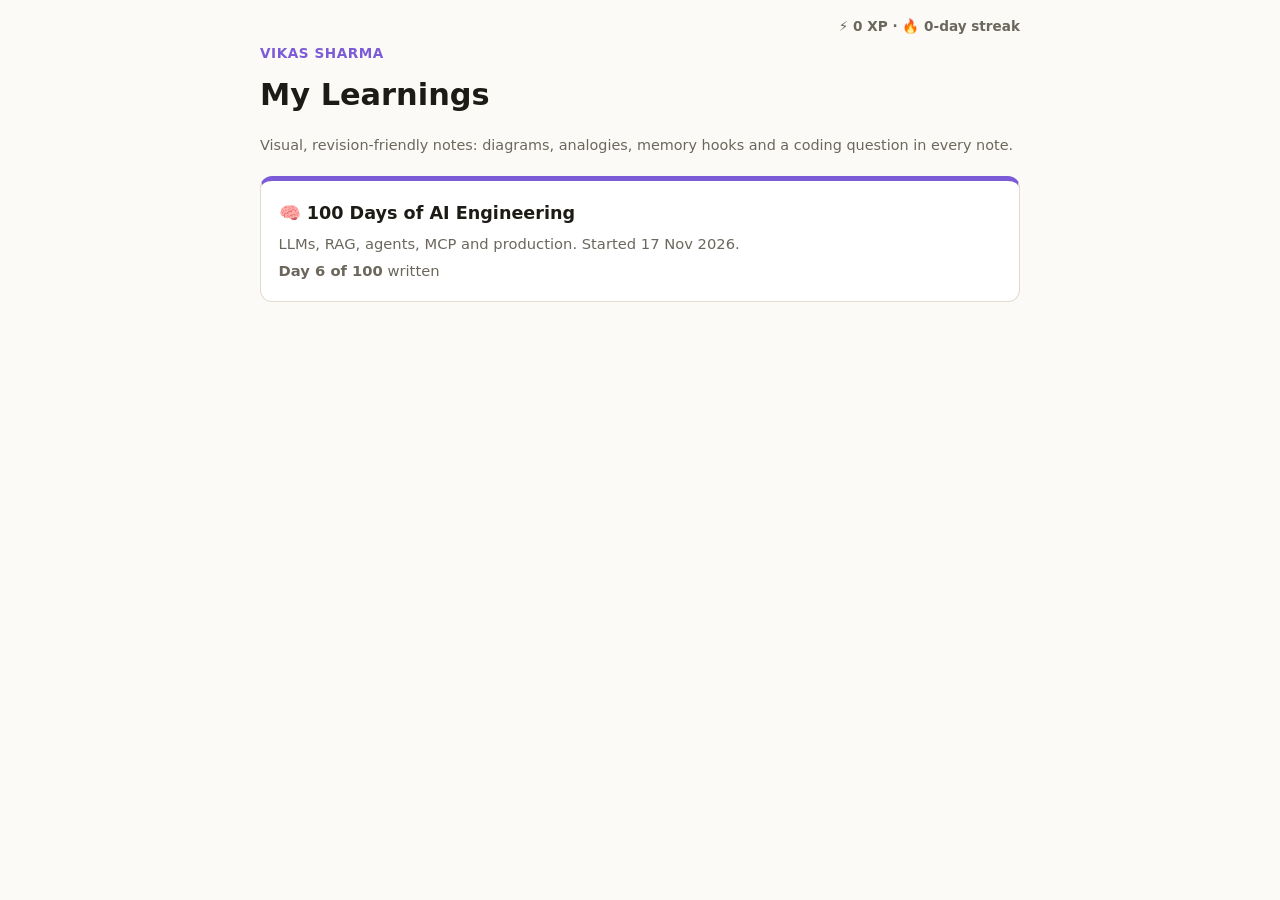
<file: index.html>
<!doctype html>
<html lang="en"><head><meta charset="utf-8">
<meta name="viewport" content="width=device-width, initial-scale=1, viewport-fit=cover">
<title>My Learnings</title>
<link rel="icon" type="image/svg+xml" href="assets/favicon.svg">
<link rel="stylesheet" href="assets/style.css"><script defer src="assets/app.js"></script></head><body><main>
<p class="tag">Vikas Sharma</p>
<h1>My Learnings</h1>
<p class="mut">Visual, revision-friendly notes: diagrams, analogies, memory hooks and a coding question in every note.</p>
<div class="cards">
<a class="card" href="100-days-of-ai-engineering/"><h3>🧠 100 Days of AI Engineering</h3><p>LLMs, RAG, agents, MCP and production. Started 17 Nov 2026.</p><p><b>Day 6 of 100</b> written</p></a>
</div>
</main></body></html>
</file>
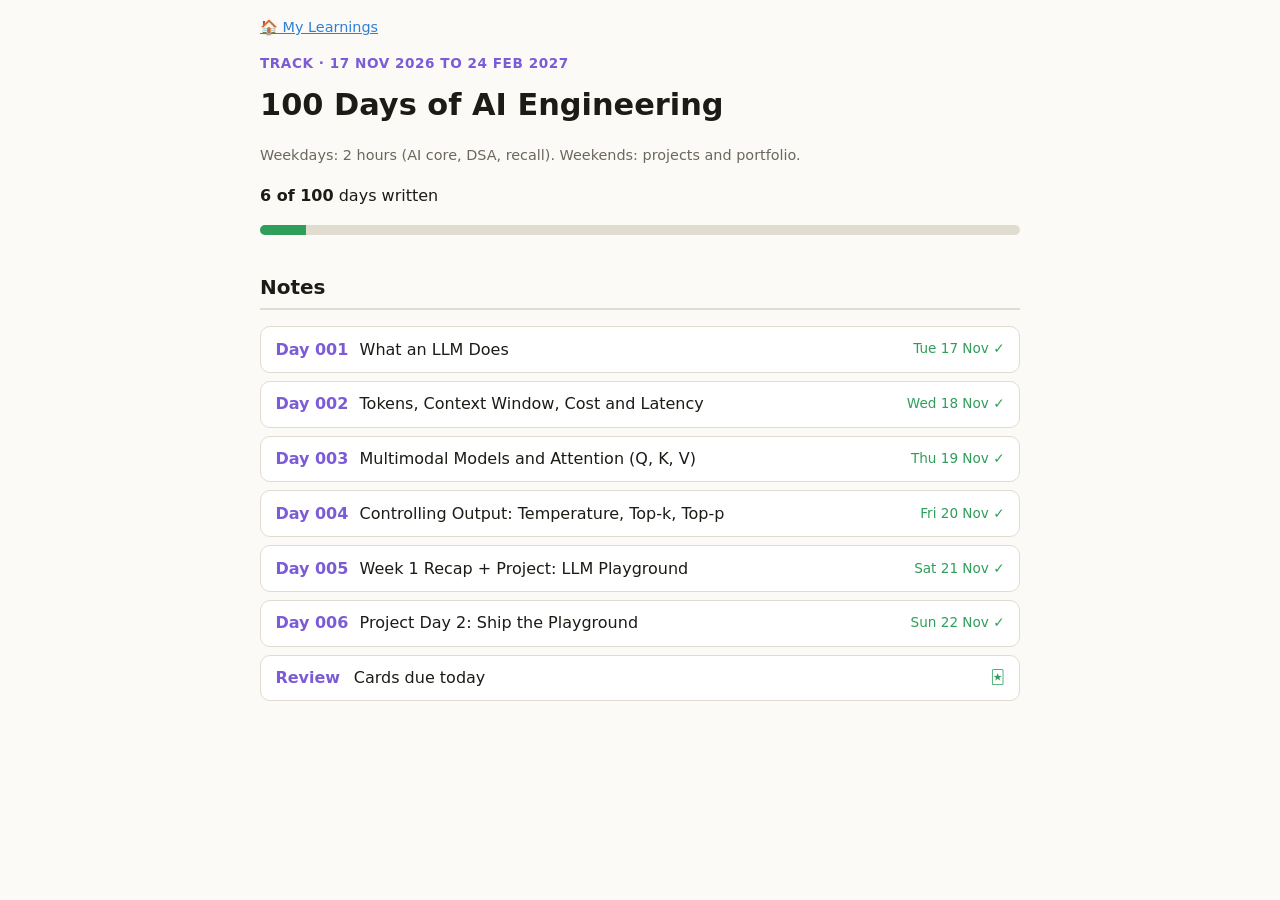
<file: 100-days-of-ai-engineering/index.html>
<!doctype html>
<html lang="en"><head><meta charset="utf-8">
<meta name="viewport" content="width=device-width, initial-scale=1, viewport-fit=cover">
<title>100 Days of AI Engineering</title>
<link rel="icon" type="image/svg+xml" href="../assets/favicon.svg">
<link rel="stylesheet" href="../assets/style.css"></head><body><main>
<div class="nav"><a href="../">🏠 My Learnings</a></div>
<p class="tag">Track · 17 Nov 2026 to 24 Feb 2027</p>
<h1>100 Days of AI Engineering</h1>
<p class="mut">Weekdays: 2 hours (AI core, DSA, recall). Weekends: projects and portfolio.</p>
<p><b>6 of 100</b> days written</p><div class="bar"><i style="width:6%"></i></div>
<h2>Notes</h2>
<ul class="days">
<li><a href="day-001-what-an-llm-does/"><b>Day 001</b> What an LLM Does <em>Tue 17 Nov ✓</em></a></li>
<li><a href="day-002-tokens-context-cost-latency/"><b>Day 002</b> Tokens, Context Window, Cost and Latency <em>Wed 18 Nov ✓</em></a></li>
<li><a href="day-003-multimodal-and-attention/"><b>Day 003</b> Multimodal Models and Attention (Q, K, V) <em>Thu 19 Nov ✓</em></a></li>
<li><a href="day-004-controlling-output/"><b>Day 004</b> Controlling Output: Temperature, Top-k, Top-p <em>Fri 20 Nov ✓</em></a></li>
<li><a href="day-005-project-llm-playground/"><b>Day 005</b> Week 1 Recap + Project: LLM Playground <em>Sat 21 Nov ✓</em></a></li>
<li><a href="day-006-ship-the-playground/"><b>Day 006</b> Project Day 2: Ship the Playground <em>Sun 22 Nov ✓</em></a></li>
<li><a href="review/"><b>Review</b> Cards due today <em>🃏</em></a></li>
</ul>
</main></body></html>
</file>
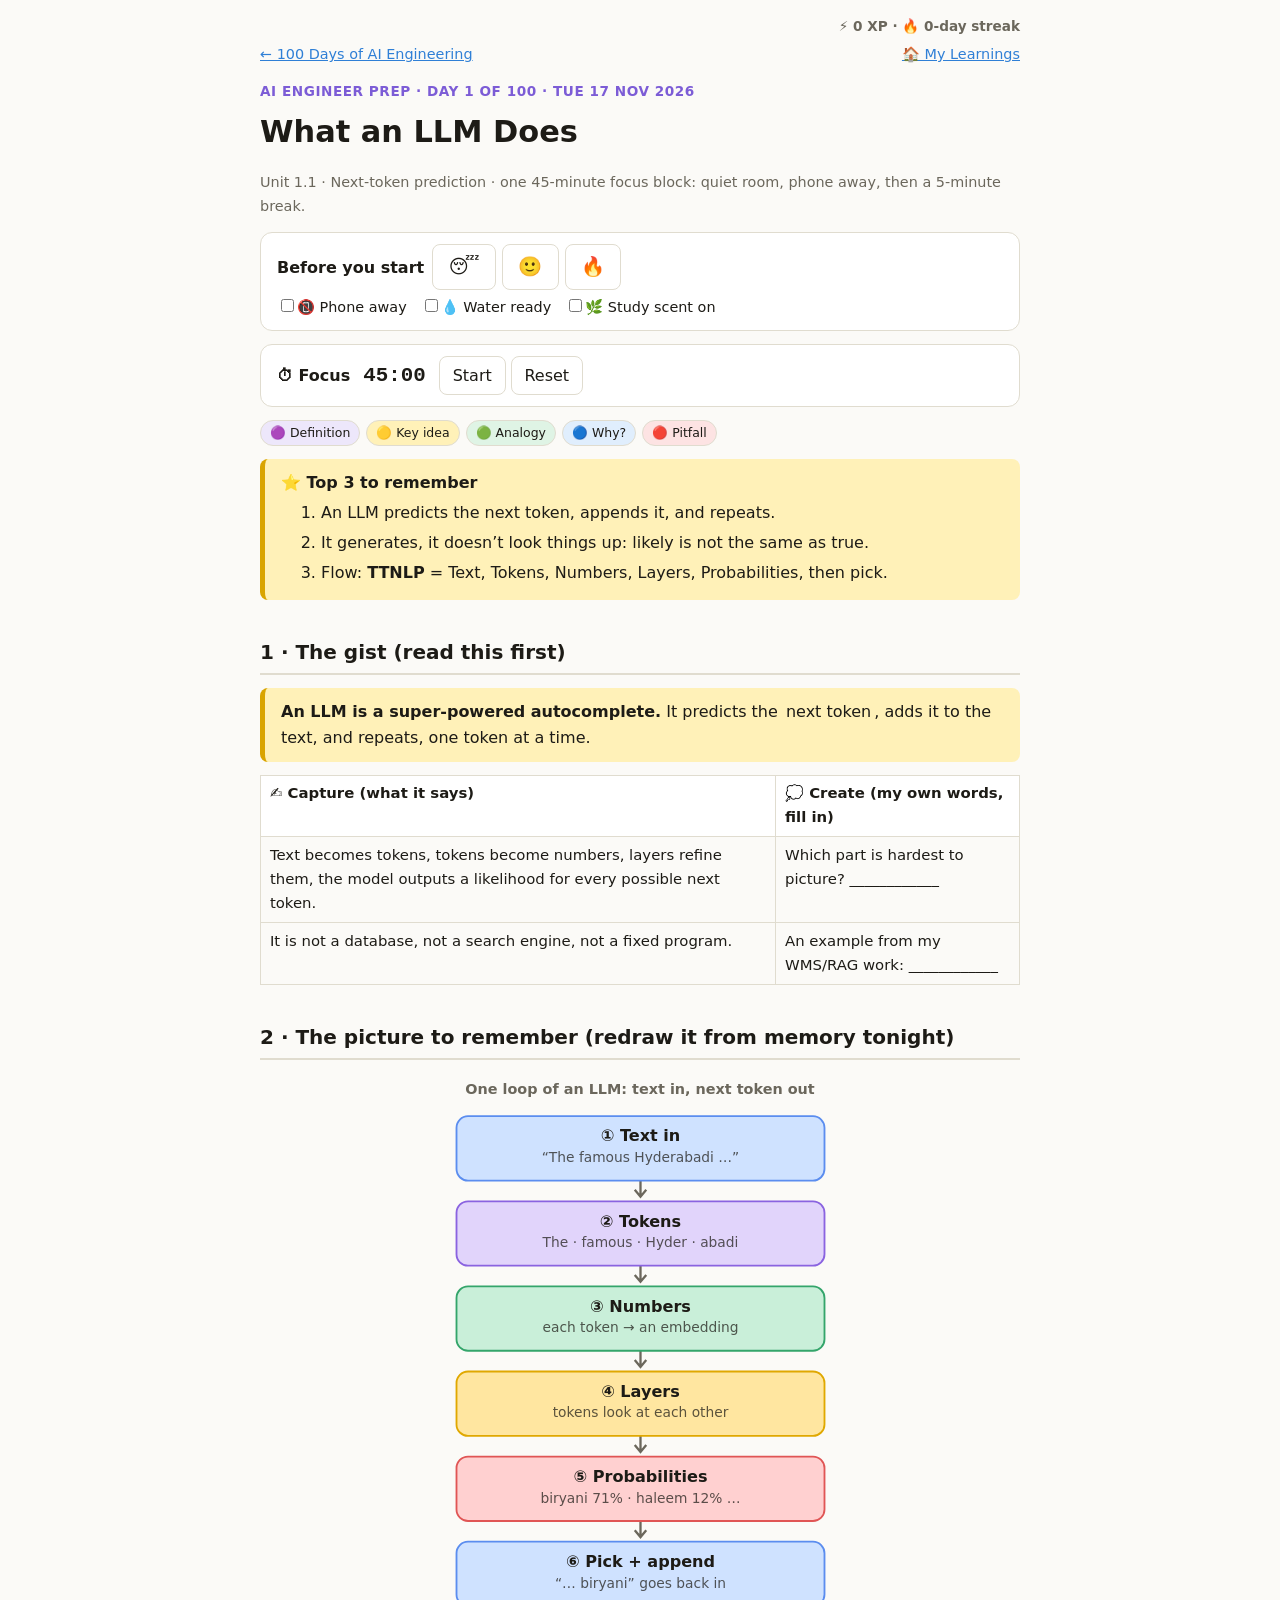
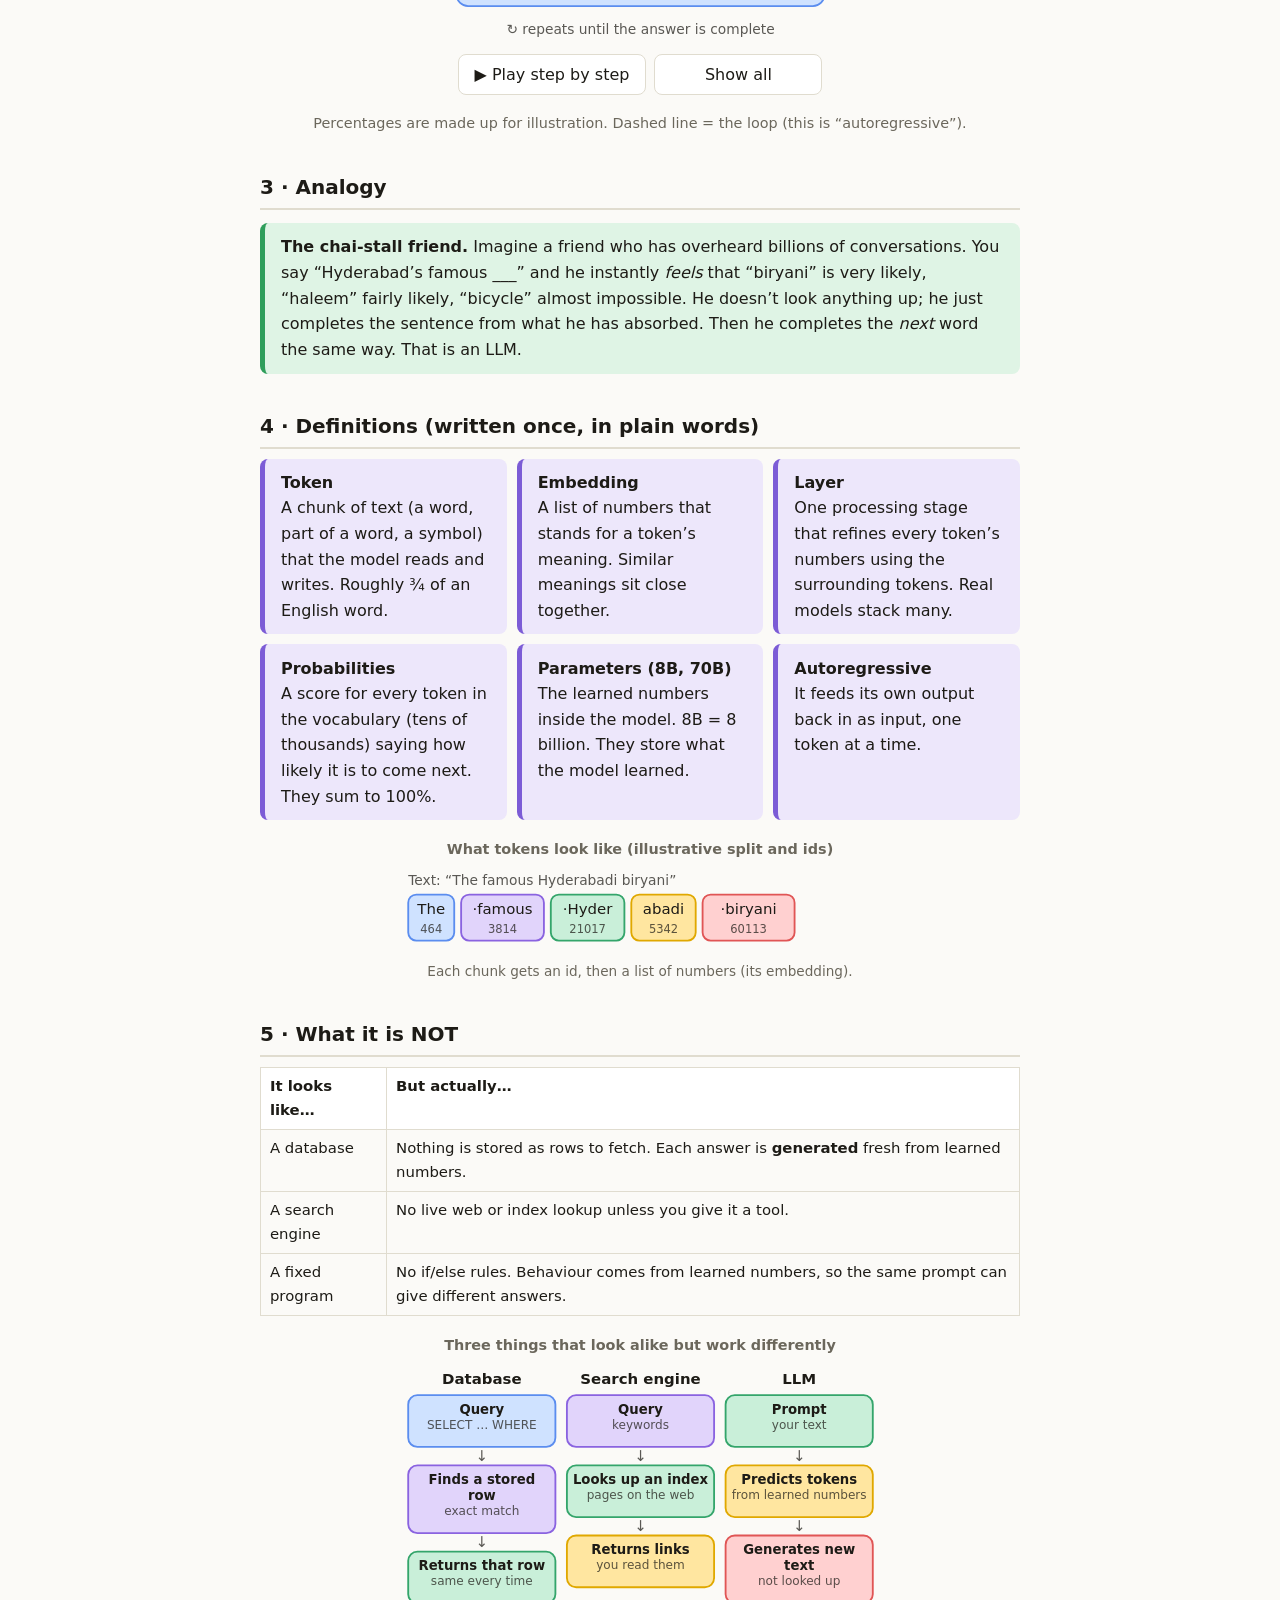
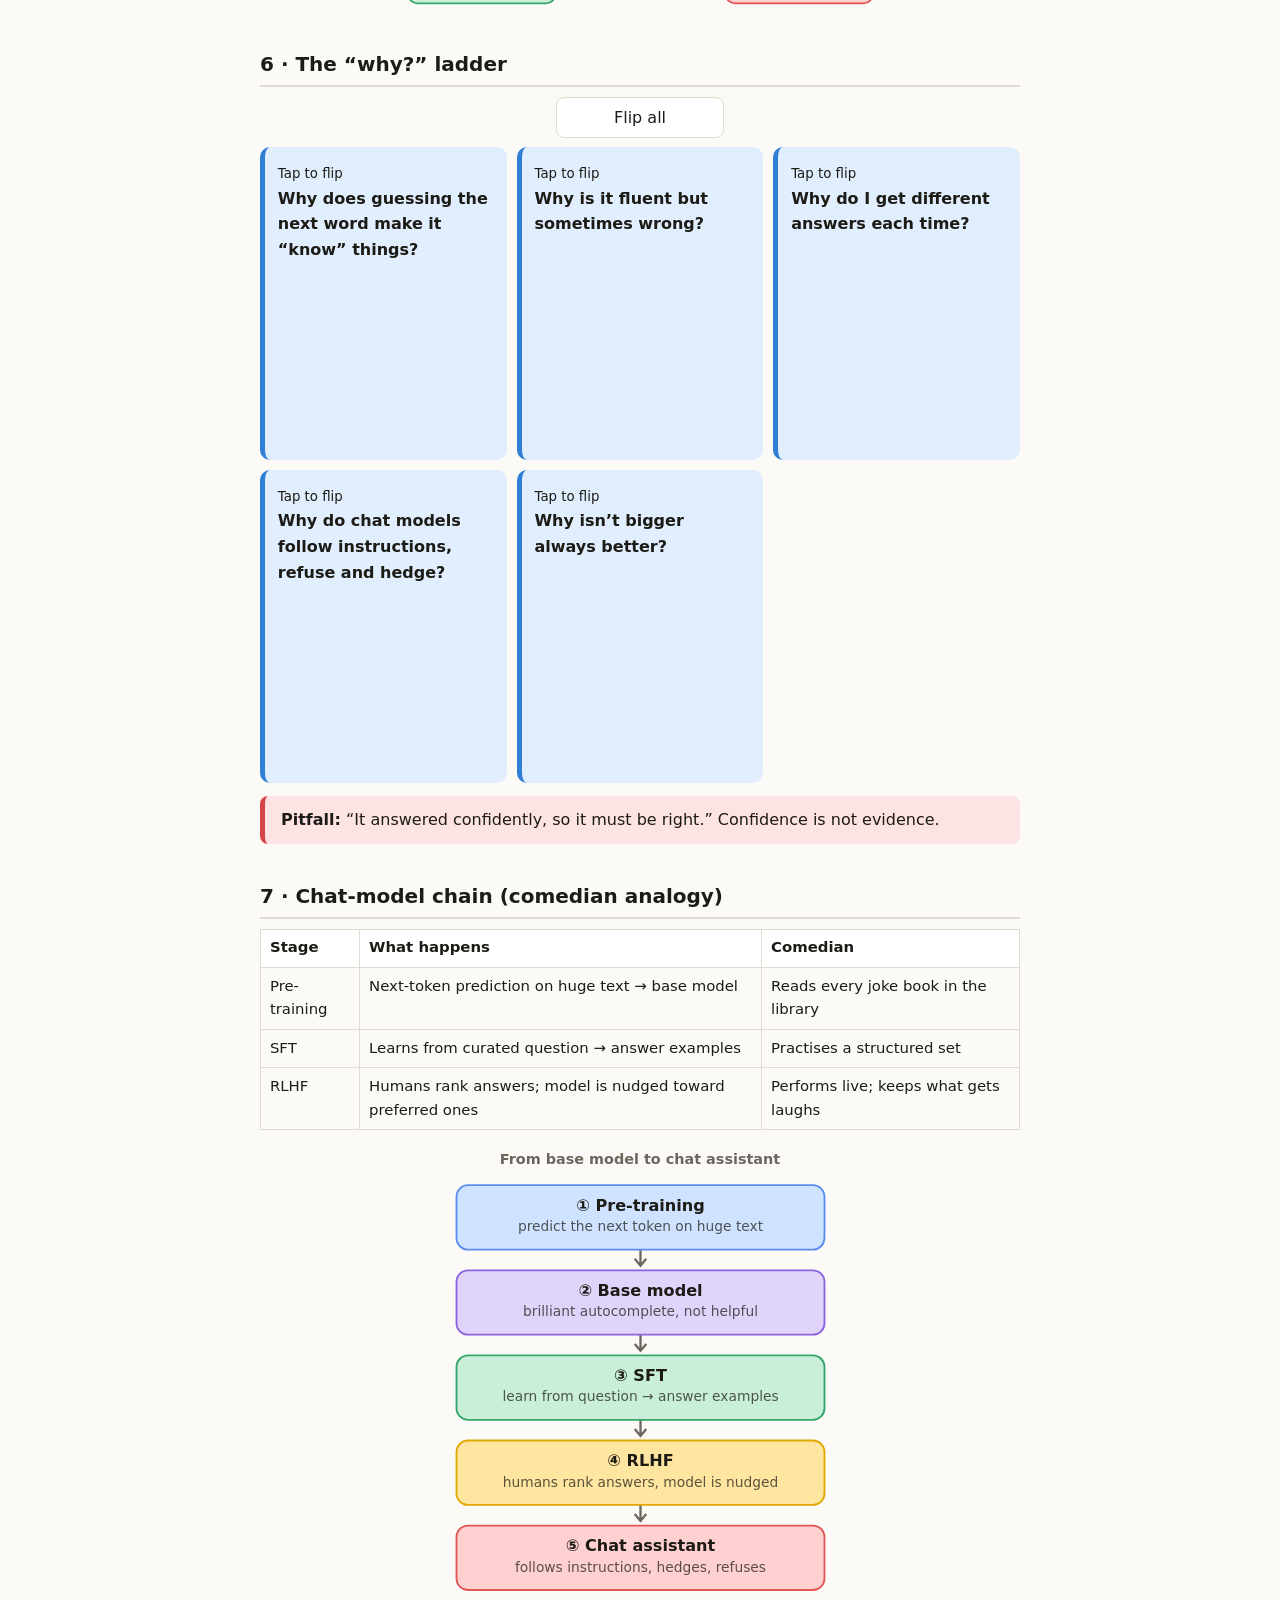
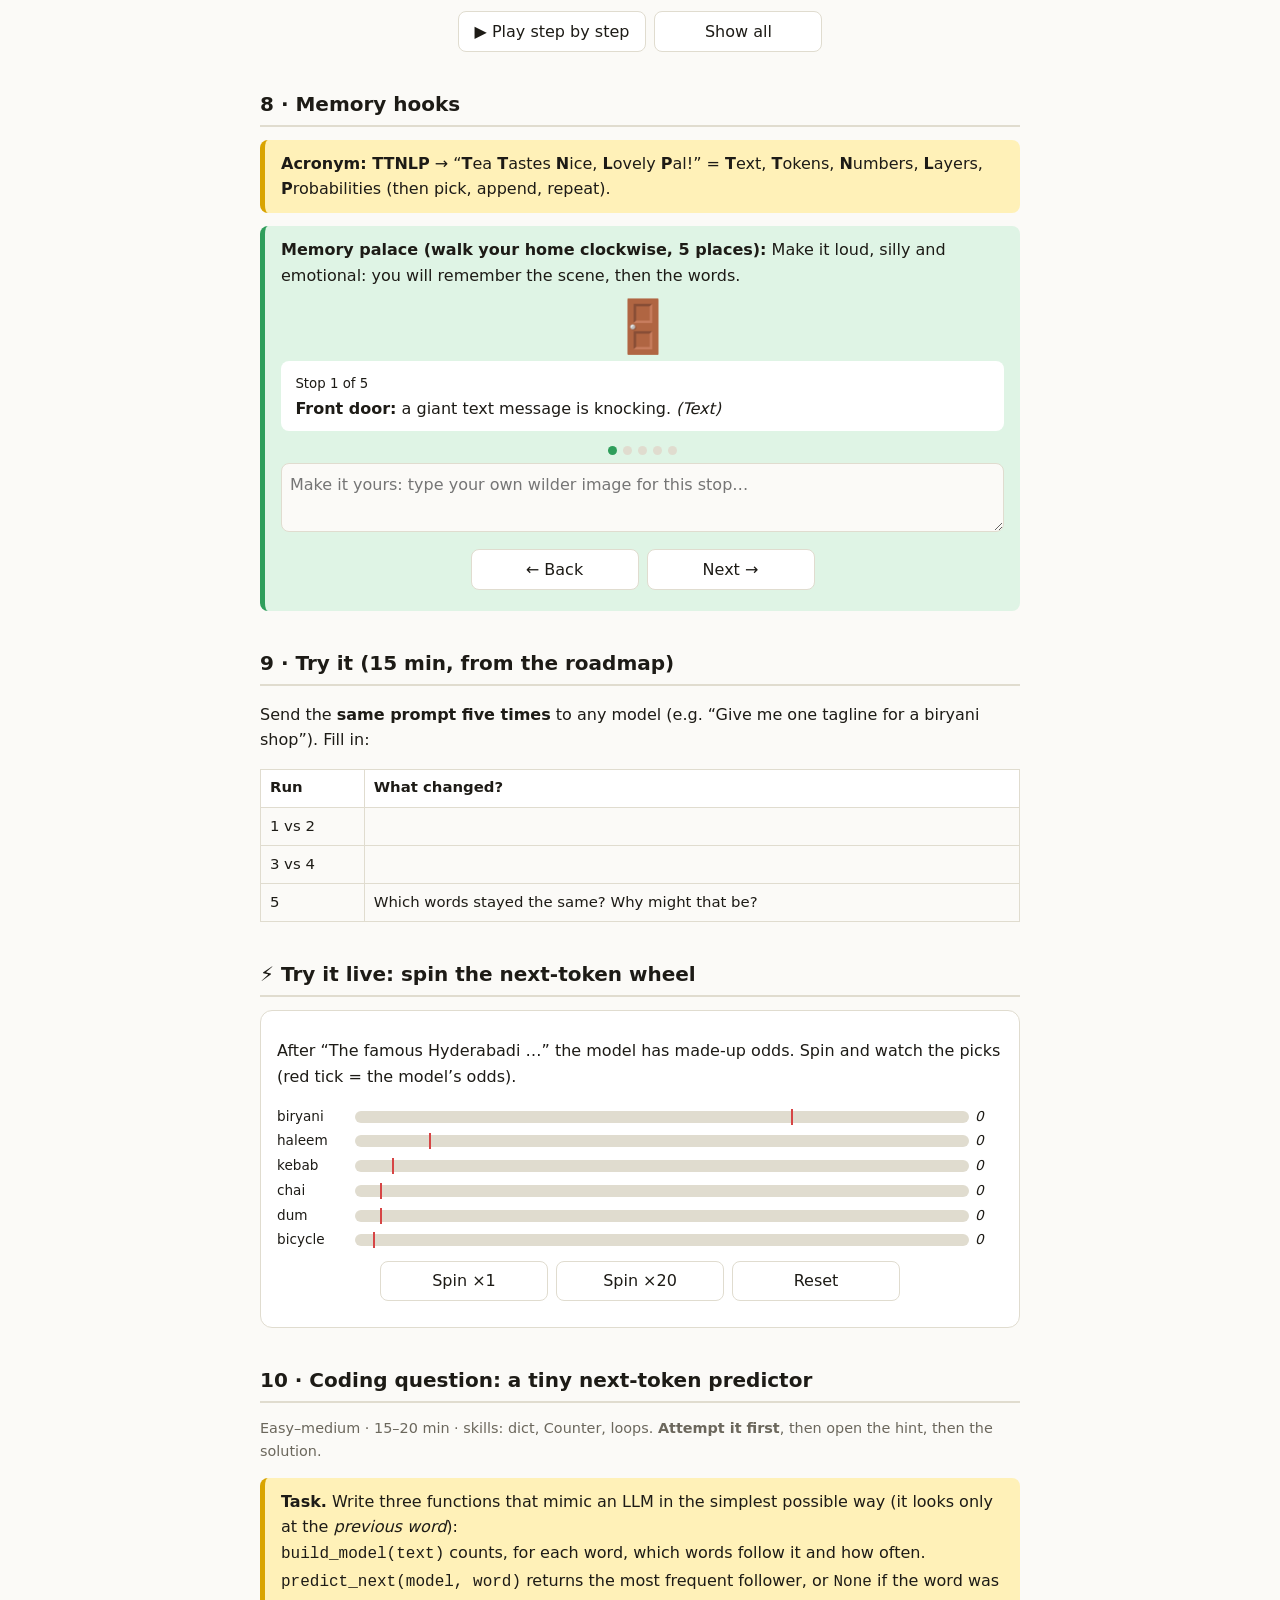
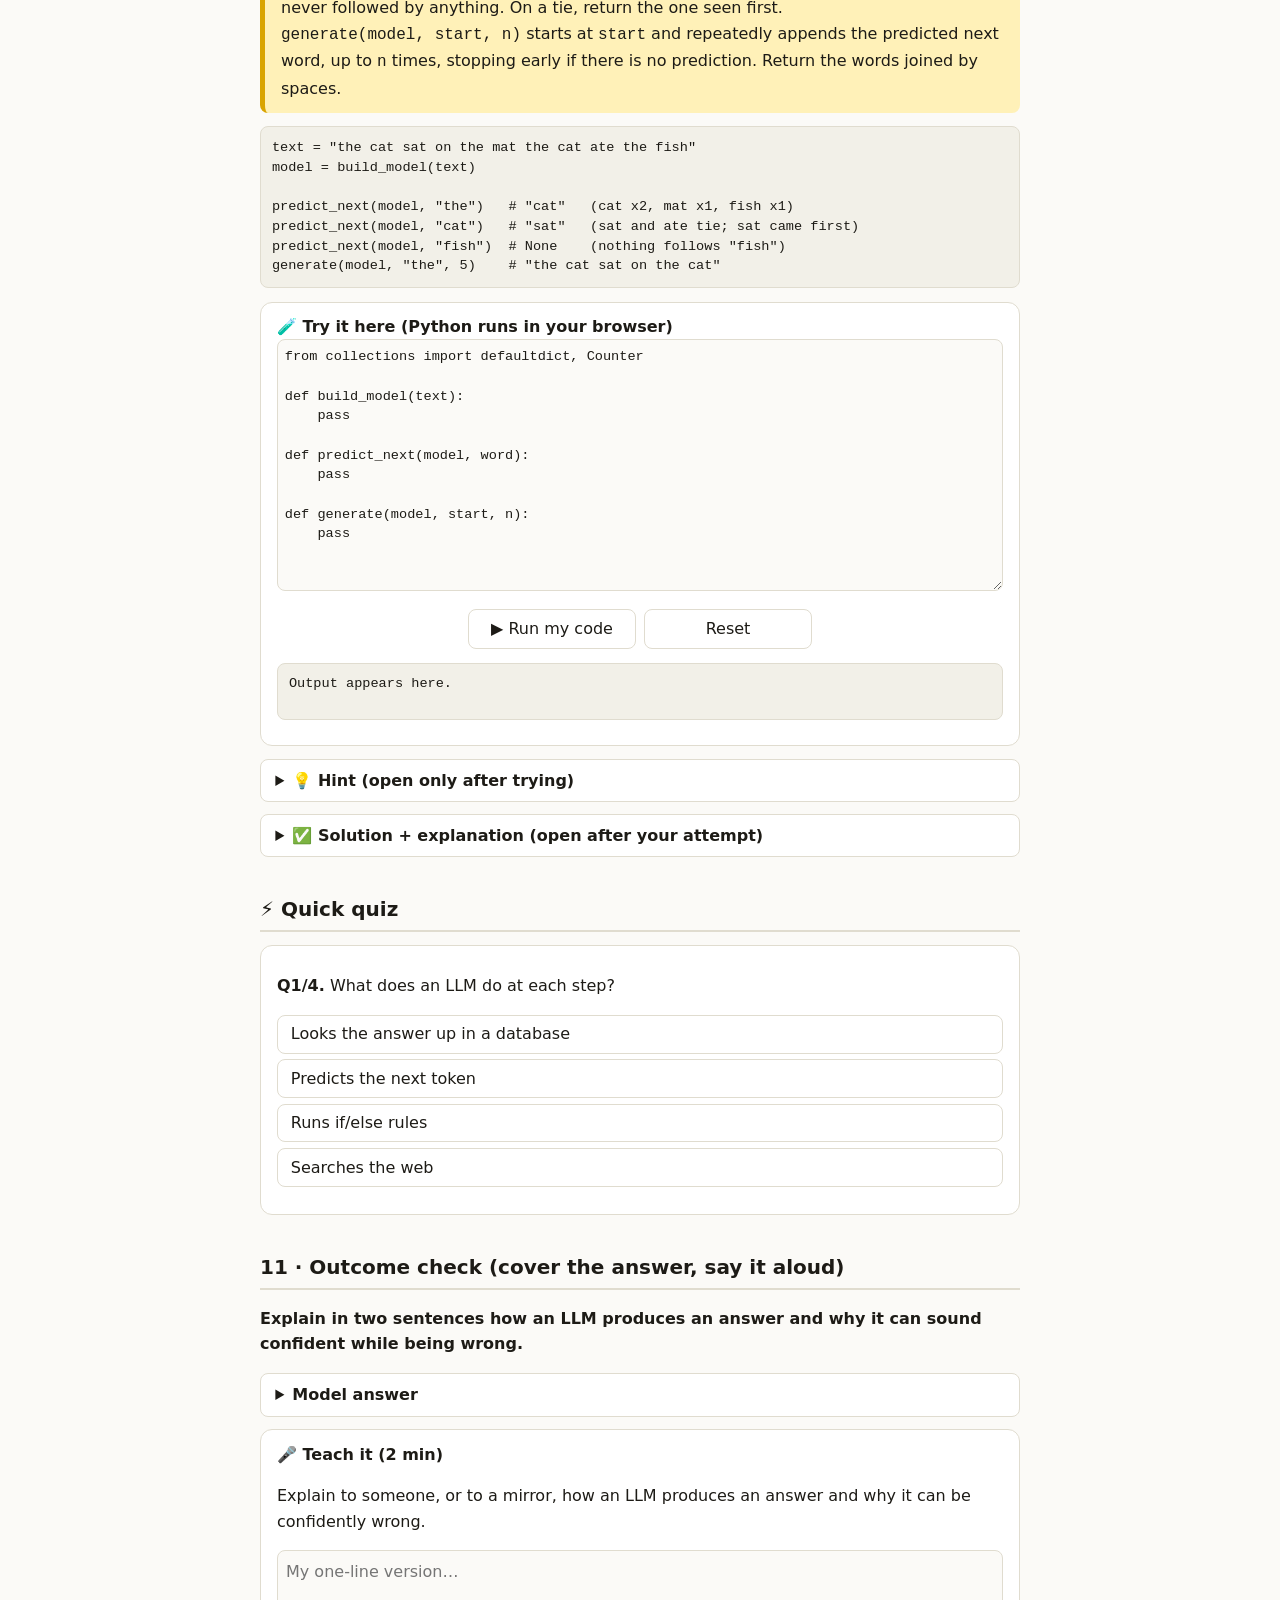
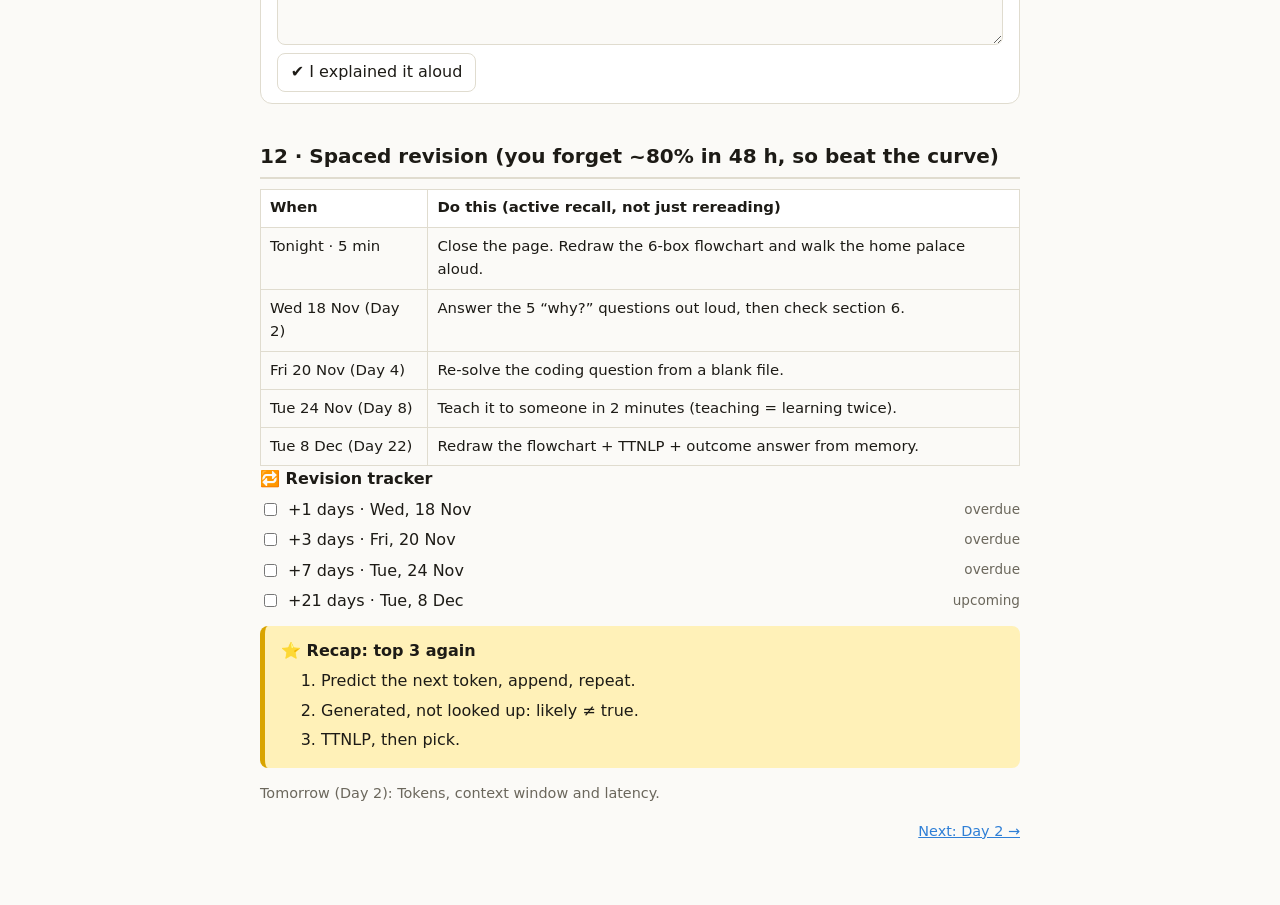
<file: 100-days-of-ai-engineering/day-001-what-an-llm-does/index.html>
<!doctype html>
<html lang="en"><head><meta charset="utf-8">
<meta name="viewport" content="width=device-width, initial-scale=1, viewport-fit=cover">
<title>Day 1 · What an LLM Does</title>
<link rel="stylesheet" href="../../assets/style.css"><script defer src="../../assets/app.js"></script></head><body data-day="d1" data-date="2026-11-17"><main>
<div class="nav"><a href="../">← 100 Days of AI Engineering</a><a href="../../">🏠 My Learnings</a></div>

<p class="tag">AI Engineer Prep · Day 1 of 100 · Tue 17 Nov 2026</p>
<h1>What an LLM Does</h1>
<p class="mut">Unit 1.1 · Next-token prediction · one 45-minute focus block: quiet room, phone away, then a 5-minute break.</p>
<div class="legend"><span class="def" style="background:var(--def)">🟣 Definition</span><span style="background:var(--key)">🟡 Key idea</span><span style="background:var(--ana)">🟢 Analogy</span><span style="background:var(--why)">🔵 Why?</span><span style="background:var(--warn)">🔴 Pitfall</span></div>

<div class="box key recap"><b>⭐ Top 3 to remember</b><ol><li>An LLM predicts the next token, appends it, and repeats.</li><li>It generates, it doesn’t look things up: likely is not the same as true.</li><li>Flow: <b>TTNLP</b> = Text, Tokens, Numbers, Layers, Probabilities, then pick.</li></ol></div>
<h2>1 · The gist (read this first)</h2>
<div class="box key"><b>An LLM is a super-powered autocomplete.</b> It predicts the <mark>next token</mark>, adds it to the text, and repeats, one token at a time.</div>
<div class="scroll"><table>
<tr><th>✍️ Capture (what it says)</th><th>💭 Create (my own words, fill in)</th></tr>
<tr><td>Text becomes tokens, tokens become numbers, layers refine them, the model outputs a likelihood for every possible next token.</td><td>Which part is hardest to picture? ____________</td></tr>
<tr><td>It is not a database, not a search engine, not a fixed program.</td><td>An example from my WMS/RAG work: ____________</td></tr>
</table></div>

<h2>2 · The picture to remember (redraw it from memory tonight)</h2>
<svg data-steps viewBox="0 0 370 580" role="img" aria-label="Flowchart: text to tokens to numbers to layers to probabilities to pick one, then loop back">
<defs><marker id="a" markerWidth="9" markerHeight="9" refX="7" refY="4.5" orient="auto"><path d="M0 0L9 4.5L0 9z" fill="currentColor"/></marker></defs>
<g stroke="currentColor" stroke-width="2" fill="none" marker-end="url(#a)"><path d="M165 74V98"/><path d="M165 164V188"/><path d="M165 254V278"/><path d="M165 344V368"/><path d="M165 434V458"/><path d="M300 500H350V42H306" stroke-dasharray="5 4"/></g>
<rect class="s1" x="30" y="10" width="270" height="64" rx="10"/><text x="165" y="36" text-anchor="middle" font-size="14" font-weight="700">① Text in</text><text x="165" y="58" text-anchor="middle" font-size="12">“The famous Hyderabadi …”</text>
<rect class="s2" x="30" y="100" width="270" height="64" rx="10"/><text x="165" y="126" text-anchor="middle" font-size="14" font-weight="700">② Tokens (chunks)</text><text x="165" y="148" text-anchor="middle" font-size="12">[The] [ famous] [ Hyder] [abadi]</text>
<rect class="s3" x="30" y="190" width="270" height="64" rx="10"/><text x="165" y="216" text-anchor="middle" font-size="14" font-weight="700">③ Numbers (embeddings)</text><text x="165" y="238" text-anchor="middle" font-size="12">each token → [0.12, −0.8, 0.5 …]</text>
<rect class="s4" x="30" y="280" width="270" height="64" rx="10"/><text x="165" y="306" text-anchor="middle" font-size="14" font-weight="700">④ Layers (refine)</text><text x="165" y="328" text-anchor="middle" font-size="12">each token looks at the others</text>
<rect class="s5" x="30" y="370" width="270" height="64" rx="10"/><text x="165" y="396" text-anchor="middle" font-size="14" font-weight="700">⑤ Probabilities</text><text x="165" y="418" text-anchor="middle" font-size="12">biryani 71% · haleem 12% · kebab 6% …</text>
<rect class="s3" x="30" y="460" width="270" height="80" rx="10"/><text x="165" y="487" text-anchor="middle" font-size="14" font-weight="700">⑥ Pick one → append</text><text x="165" y="509" text-anchor="middle" font-size="12">“… Hyderabadi biryani”</text><text x="165" y="527" text-anchor="middle" font-size="12">goes back into ① and repeats</text>
</svg>
<p class="mut" style="text-align:center">Percentages are made up for illustration. Dashed line = the loop (this is “autoregressive”).</p>

<h2>3 · Analogy</h2>
<div class="box ana"><b>The chai-stall friend.</b> Imagine a friend who has overheard billions of conversations. You say “Hyderabad’s famous ___” and he instantly <i>feels</i> that “biryani” is very likely, “haleem” fairly likely, “bicycle” almost impossible. He doesn’t look anything up; he just completes the sentence from what he has absorbed. Then he completes the <i>next</i> word the same way. That is an LLM.</div>

<h2>4 · Definitions (written once, in plain words)</h2>
<div class="grid">
<div class="box def"><b>Token</b><br>A chunk of text (a word, part of a word, a symbol) that the model reads and writes. Roughly ¾ of an English word.</div>
<div class="box def"><b>Embedding</b><br>A list of numbers that stands for a token’s meaning. Similar meanings sit close together.</div>
<div class="box def"><b>Layer</b><br>One processing stage that refines every token’s numbers using the surrounding tokens. Real models stack many.</div>
<div class="box def"><b>Probabilities</b><br>A score for every token in the vocabulary (tens of thousands) saying how likely it is to come next. They sum to 100%.</div>
<div class="box def"><b>Parameters (8B, 70B)</b><br>The learned numbers inside the model. 8B = 8 billion. They store what the model learned.</div>
<div class="box def"><b>Autoregressive</b><br>It feeds its own output back in as input, one token at a time.</div>
</div>

<h2>5 · What it is NOT</h2>
<div class="scroll"><table>
<tr><th>It looks like…</th><th>But actually…</th></tr>
<tr><td>A database</td><td>Nothing is stored as rows to fetch. Each answer is <b>generated</b> fresh from learned numbers.</td></tr>
<tr><td>A search engine</td><td>No live web or index lookup unless you give it a tool.</td></tr>
<tr><td>A fixed program</td><td>No if/else rules. Behaviour comes from learned numbers, so the same prompt can give different answers.</td></tr>
</table></div>

<h2>6 · The “why?” ladder</h2>
<div data-flash>
<div class="box why"><b>Why does guessing the next word make it “know” things?</b><br>To guess well across trillions of tokens it must absorb grammar, facts and patterns of reasoning. Knowledge is a by-product of getting good at guessing.</div>
<div class="box why"><b>Why is it fluent but sometimes wrong?</b><br>It is trained to produce a <mark>likely</mark> continuation, not a <mark>true</mark> one. Likely and true often overlap, but nothing checks facts. A confident tone is just a style it learned.</div>
<div class="box why"><b>Why do I get different answers each time?</b><br>It <i>samples</i> from the probabilities instead of always taking the top one. (You control this with temperature on Day 4.)</div>
<div class="box why"><b>Why do chat models follow instructions, refuse and hedge?</b><br>A raw “base” model only autocompletes (“brilliant but useless”: asked a question, it may output more questions). Extra training on instruction/answer pairs (SFT), then human feedback (RLHF), turns it into an assistant.</div>
<div class="box why"><b>Why isn’t bigger always better?</b><br>More parameters can mean more capability, but also more cost and delay. For simple tasks a small model is often enough. You choose by testing (Day 6).</div>
</div>
<div class="box warn"><b>Pitfall:</b> “It answered confidently, so it must be right.” Confidence is not evidence.</div>

<h2>7 · Chat-model chain (comedian analogy)</h2>
<div class="scroll"><table>
<tr><th>Stage</th><th>What happens</th><th>Comedian</th></tr>
<tr><td>Pre-training</td><td>Next-token prediction on huge text → base model</td><td>Reads every joke book in the library</td></tr>
<tr><td>SFT</td><td>Learns from curated question → answer examples</td><td>Practises a structured set</td></tr>
<tr><td>RLHF</td><td>Humans rank answers; model is nudged toward preferred ones</td><td>Performs live; keeps what gets laughs</td></tr>
</table></div>

<h2>8 · Memory hooks</h2>
<div class="box key"><b>Acronym: TTNLP</b> → “<b>T</b>ea <b>T</b>astes <b>N</b>ice, <b>L</b>ovely <b>P</b>al!” = <b>T</b>ext, <b>T</b>okens, <b>N</b>umbers, <b>L</b>ayers, <b>P</b>robabilities (then pick, append, repeat).</div>
<div class="box ana" data-palace data-e="🚪,👟,🛋️,🍛,🎡"><b>Memory palace (walk your home clockwise, 5 places):</b>
<ol><li><b>Front door:</b> a giant text message is knocking. <i>(Text)</i></li>
<li><b>Shoe rack:</b> words snap into Lego bricks. <i>(Tokens)</i></li>
<li><b>Sofa:</b> the bricks glow with floating digits. <i>(Numbers)</i></li>
<li><b>Kitchen:</b> a tall layered dum biryani; each layer improves the flavour. <i>(Layers)</i></li>
<li><b>Balcony:</b> a roulette wheel with percentages spins, picks a winner and throws it back through the front door. <i>(Probabilities → pick → repeat)</i></li></ol>
Make it loud, silly and emotional: you will remember the scene, then the words.</div>

<h2>9 · Try it (15 min, from the roadmap)</h2>
<p>Send the <b>same prompt five times</b> to any model (e.g. “Give me one tagline for a biryani shop”). Fill in:</p>
<div class="scroll"><table><tr><th>Run</th><th>What changed?</th></tr><tr><td>1 vs 2</td><td>&nbsp;</td></tr><tr><td>3 vs 4</td><td>&nbsp;</td></tr><tr><td>5</td><td>Which words stayed the same? Why might that be?</td></tr></table></div>

<h2>⚡ Try it live: spin the next-token wheel</h2>
<div class="demo" id="spin"><p>After “The famous Hyderabadi …” the model has made-up odds. Spin and watch the picks (red tick = the model’s odds).</p><div id="bars"></div><div class="ctl"><button data-a="1">Spin ×1</button><button data-a="20">Spin ×20</button><button data-a="0">Reset</button></div><p id="last" class="mut"></p></div>
<script>addEventListener('DOMContentLoaded',()=>{const W=[['biryani',.71],['haleem',.12],['kebab',.06],['chai',.04],['dum',.04],['bicycle',.03]],c=W.map(()=>0);let n=0;const box=ML.$('#spin'),bars=ML.$('#bars'),last=ML.$('#last');
const draw=()=>{bars.innerHTML=W.map((w,i)=>'<div class="br"><span>'+w[0]+'</span><div><i style="width:'+(n?c[i]/n*100:0)+'%"></i><u style="left:'+w[1]*100+'%"></u></div><em>'+c[i]+'</em></div>').join('')};
const spin=()=>{let r=Math.random(),i=0;while(i<W.length-1&&r>W[i][1]){r-=W[i][1];i++}c[i]++;n++;last.textContent='Last pick: “… Hyderabadi '+W[i][0]+'”'};
box.onclick=e=>{const a=e.target.dataset.a;if(a==='1')spin();if(a==='20')for(let k=0;k<20;k++)spin();if(a==='0'){c.fill(0);n=0;last.textContent=''}draw();if(n)ML.award('spin-d1',3,'Wheel spun')};draw()})</script>
<h2>10 · Coding question: a tiny next-token predictor</h2>
<p class="mut">Easy–medium · 15–20 min · skills: dict, Counter, loops. <b>Attempt it first</b>, then open the hint, then the solution.</p>
<div class="box key"><b>Task.</b> Write three functions that mimic an LLM in the simplest possible way (it looks only at the <i>previous word</i>):<br>
<code>build_model(text)</code> counts, for each word, which words follow it and how often.<br>
<code>predict_next(model, word)</code> returns the most frequent follower, or <code>None</code> if the word was never followed by anything. On a tie, return the one seen first.<br>
<code>generate(model, start, n)</code> starts at <code>start</code> and repeatedly appends the predicted next word, up to <code>n</code> times, stopping early if there is no prediction. Return the words joined by spaces.</div>
<pre><code>text = "the cat sat on the mat the cat ate the fish"
model = build_model(text)

predict_next(model, "the")   # "cat"   (cat x2, mat x1, fish x1)
predict_next(model, "cat")   # "sat"   (sat and ate tie; sat came first)
predict_next(model, "fish")  # None    (nothing follows "fish")
generate(model, "the", 5)    # "the cat sat on the cat"</code></pre>
<div data-run><script type="text/plain" class="starter">from collections import defaultdict, Counter

def build_model(text):
    pass

def predict_next(model, word):
    pass

def generate(model, start, n):
    pass</script><script type="text/plain" class="tests">m = build_model("the cat sat on the mat the cat ate the fish")
assert predict_next(m, "the") == "cat", "predict_next('the') should be cat"
assert predict_next(m, "cat") == "sat", "tie: return the one seen first"
assert predict_next(m, "fish") is None, "unknown follower should be None"
assert generate(m, "the", 5) == "the cat sat on the cat", "generate output"</script></div>
<details><summary>💡 Hint (open only after trying)</summary>Pair each word with its successor using <code>zip(words, words[1:])</code>. A <code>defaultdict(Counter)</code> saves you the “is the key there yet?” code. <code>max(..., key=...)</code> returns the first maximum it meets.</details>
<details><summary>✅ Solution + explanation (open after your attempt)</summary>
<pre><code>from collections import defaultdict, Counter

def build_model(text):
    words = text.split()
    model = defaultdict(Counter)
    for cur, nxt in zip(words, words[1:]):
        model[cur][nxt] += 1
    return model

def predict_next(model, word):
    if word not in model:
        return None
    return max(model[word].items(), key=lambda kv: kv[1])[0]

def generate(model, start, n):
    out = [start]
    for _ in range(n):
        nxt = predict_next(model, out[-1])
        if nxt is None:
            break
        out.append(nxt)
    return " ".join(out)</code></pre>
<b>How it works</b>
<ol>
<li><b>build_model</b> pairs every word with the one after it and counts the pairs. That table is the simplest possible “probability of next word given current word”.</li>
<li><b>predict_next</b> picks the highest count: always taking the top choice is called <i>greedy decoding</i> (like temperature 0). <code>max</code> keeps the first of equal counts, which gives our “seen first” tie rule.</li>
<li><b>generate</b> feeds each output back in as the next input: that is the <i>autoregressive loop</i> from your flowchart. It stops on <code>None</code> because the model has never seen anything follow that word.</li>
<li><b>Cost:</b> building is O(n) for n words; each prediction scans the few distinct followers; generating n words is roughly O(n·k).</li>
</ol>
<div class="box why"><b>Why does it say “the cat sat on the cat”?</b> It only remembers one word of context and always takes the top choice, so it drifts and can loop. A real LLM looks at thousands of tokens, learns patterns with layers of numbers instead of a count table, and <i>samples</i> instead of always taking the top. Try next: use <code>random.choices(list(c), weights=c.values())</code> in place of <code>max</code> and run it five times. You have just rebuilt the “different answer each time” effect.</div>
</details>

<h2>⚡ Quick quiz</h2>
<div class="quiz" data-q='[{"q": "What does an LLM do at each step?", "o": ["Looks the answer up in a database", "Predicts the next token", "Runs if/else rules", "Searches the web"], "a": 1, "e": "It scores every possible next token and picks one."}, {"q": "Why can the same prompt give different answers?", "o": ["A random bug", "It samples from the probabilities", "It learns between chats", "The server edits the prompt"], "a": 1, "e": "It samples instead of always taking the top token."}, {"q": "Which order is right?", "o": ["Text, Numbers, Tokens, Layers, Probabilities", "Text, Tokens, Numbers, Layers, Probabilities", "Tokens, Text, Layers, Numbers, Probabilities", "Text, Layers, Tokens, Probabilities, Numbers"], "a": 1, "e": "TTNLP: Text, Tokens, Numbers, Layers, Probabilities."}, {"q": "What does “8B” in an 8B model mean?", "o": ["8 billion parameters", "8 billion tokens read", "8 billion users", "8 GB of memory"], "a": 0, "e": "Parameters are the learned numbers inside the model."}]'></div>
<h2>11 · Outcome check (cover the answer, say it aloud)</h2>
<p><b>Explain in two sentences how an LLM produces an answer and why it can sound confident while being wrong.</b></p>
<details><summary>Model answer</summary>An LLM turns your text into tokens and numbers, passes them through layers to get a probability for every possible next token, picks one, appends it and repeats. Because it is trained to produce a <i>likely</i> continuation rather than check facts, it can state wrong things in a perfectly fluent, confident tone.</details>

<div data-teach data-prompt="Explain to someone, or to a mirror, how an LLM produces an answer and why it can be confidently wrong."></div>
<h2>12 · Spaced revision (you forget ~80% in 48 h, so beat the curve)</h2>
<div class="scroll"><table>
<tr><th>When</th><th>Do this (active recall, not just rereading)</th></tr>
<tr><td>Tonight · 5 min</td><td>Close the page. Redraw the 6-box flowchart and walk the home palace aloud.</td></tr>
<tr><td>Wed 18 Nov (Day 2)</td><td>Answer the 5 “why?” questions out loud, then check section 6.</td></tr>
<tr><td>Fri 20 Nov (Day 4)</td><td>Re-solve the coding question from a blank file.</td></tr>
<tr><td>Tue 24 Nov (Day 8)</td><td>Teach it to someone in 2 minutes (teaching = learning twice).</td></tr>
<tr><td>Tue 8 Dec (Day 22)</td><td>Redraw the flowchart + TTNLP + outcome answer from memory.</td></tr>
</table></div>
<div data-rev></div>
<div class="box key recap"><b>⭐ Recap: top 3 again</b><ol><li>Predict the next token, append, repeat.</li><li>Generated, not looked up: likely ≠ true.</li><li>TTNLP, then pick.</li></ol></div>
<p class="mut">Tomorrow (Day 2): Tokens, context window and latency.</p>
<div class="nav"><span></span><a href="../day-002-tokens-context-cost-latency/">Next: Day 2 →</a></div>
</main></body></html>
</file>
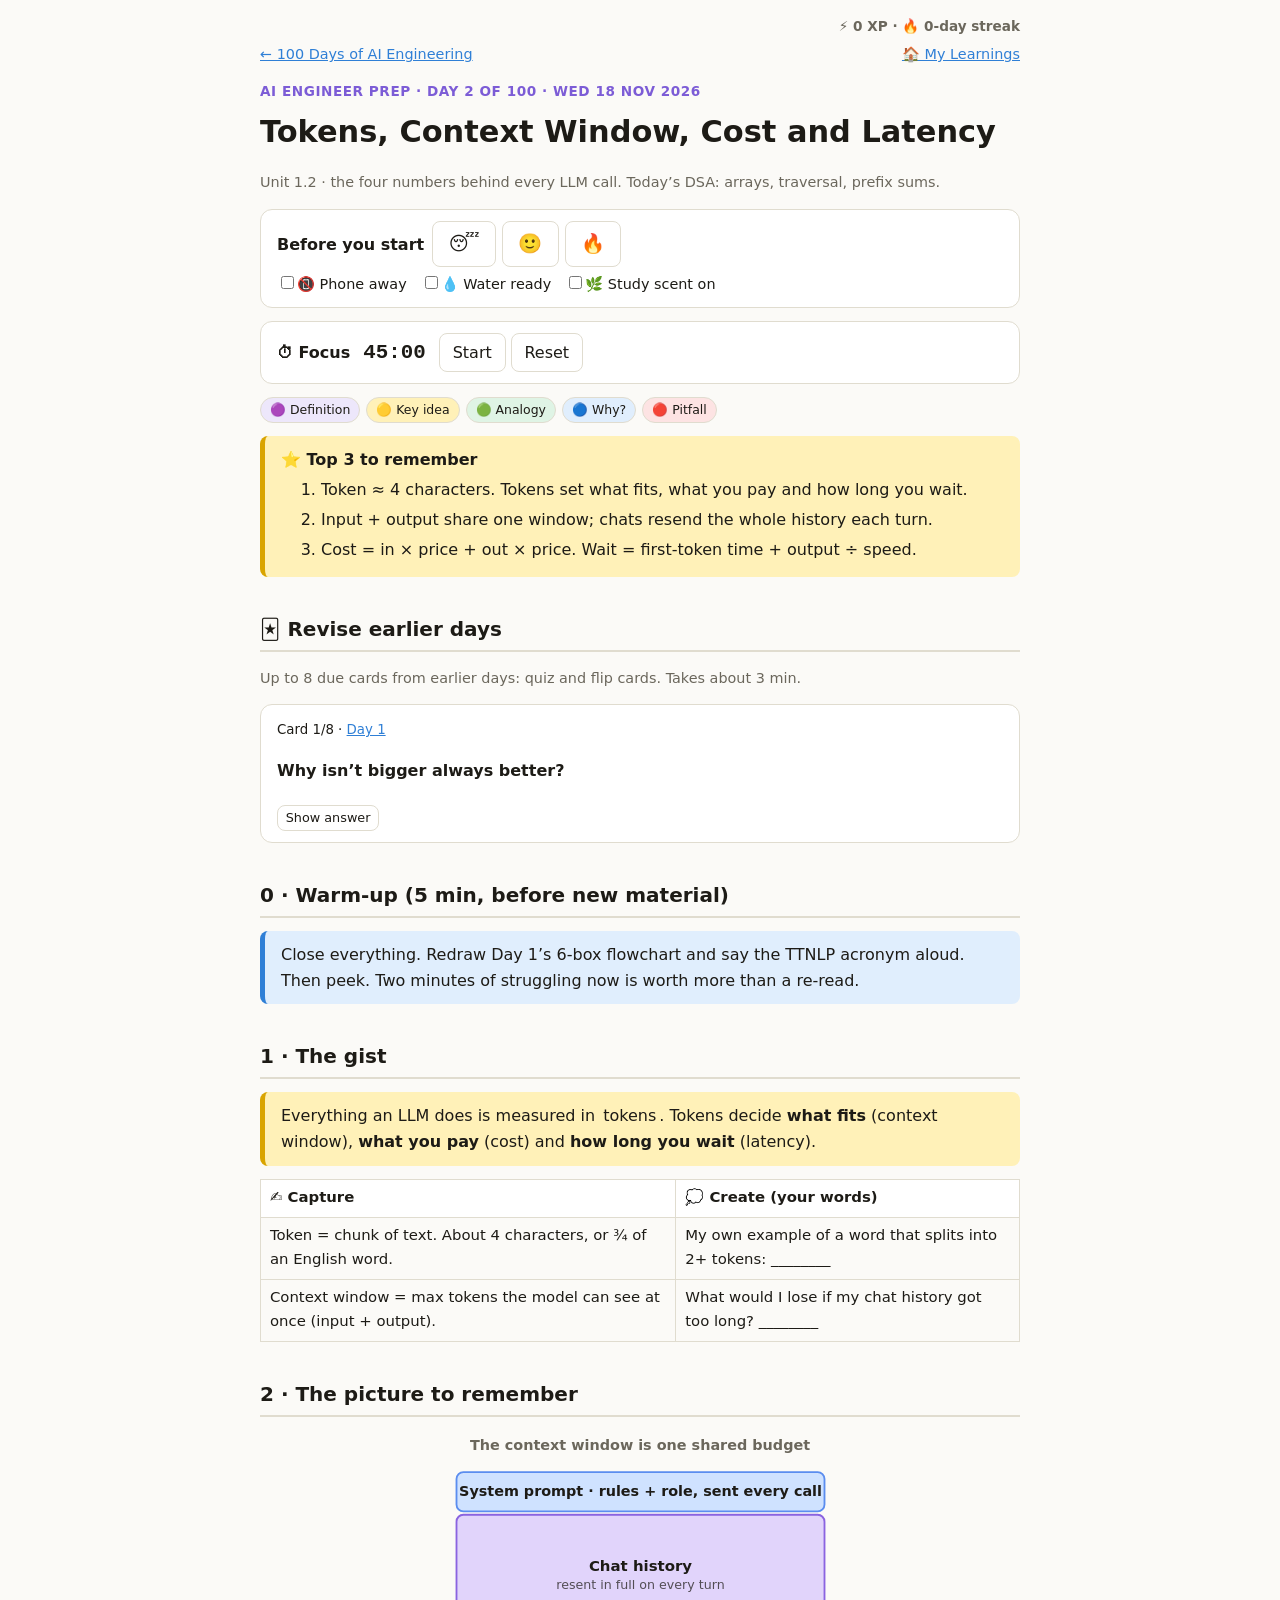
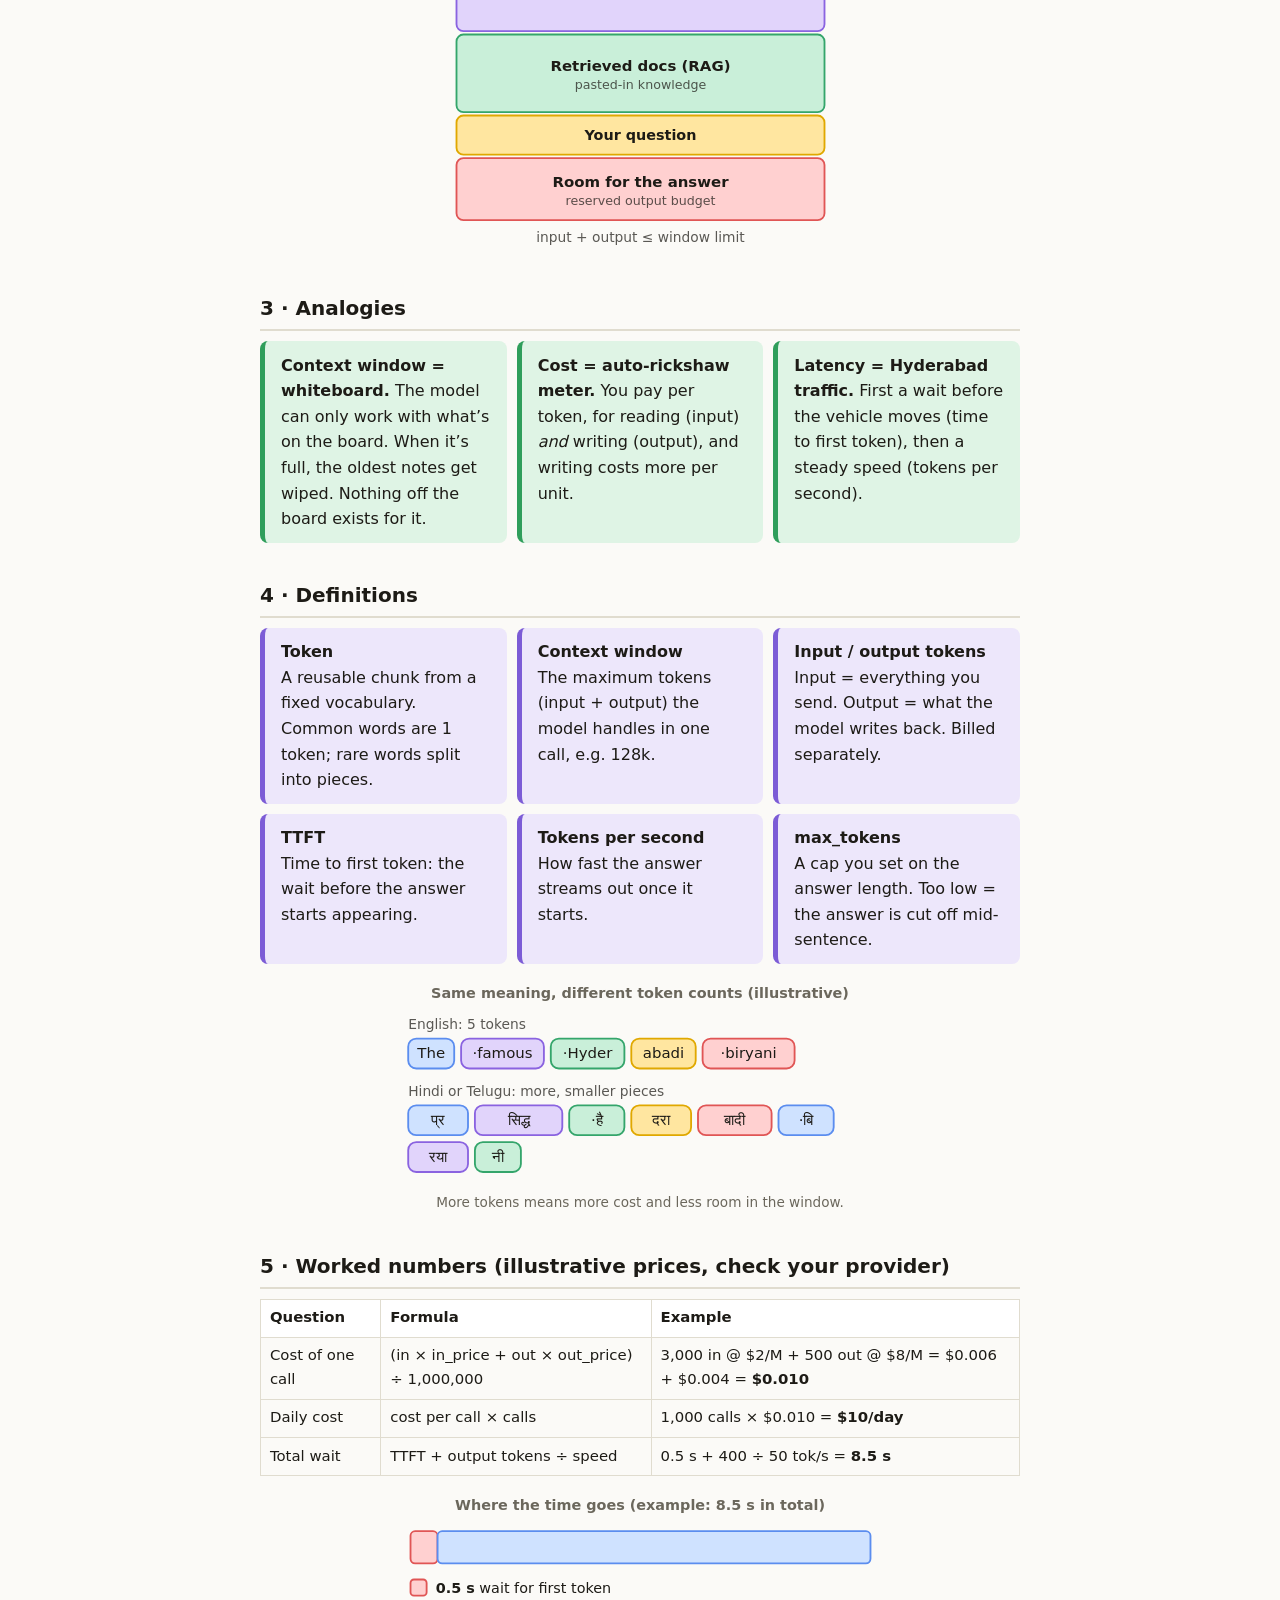
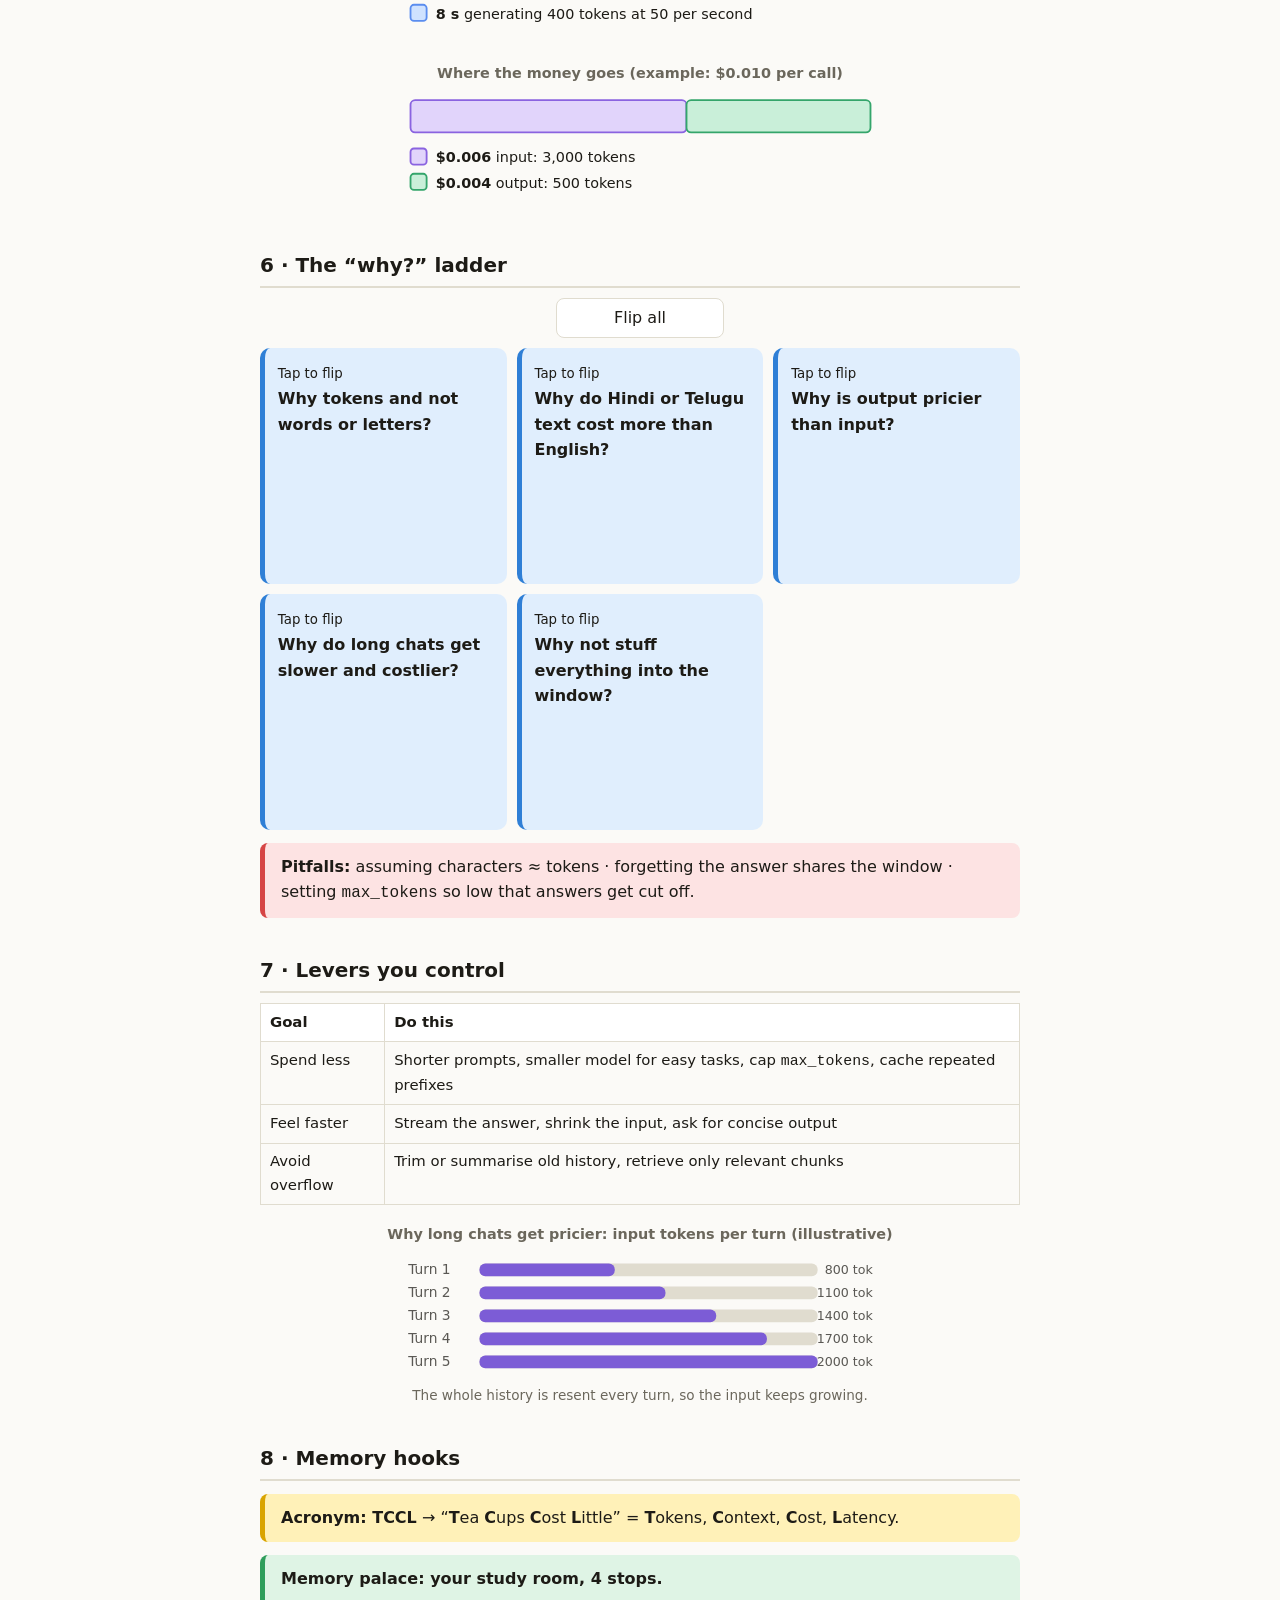
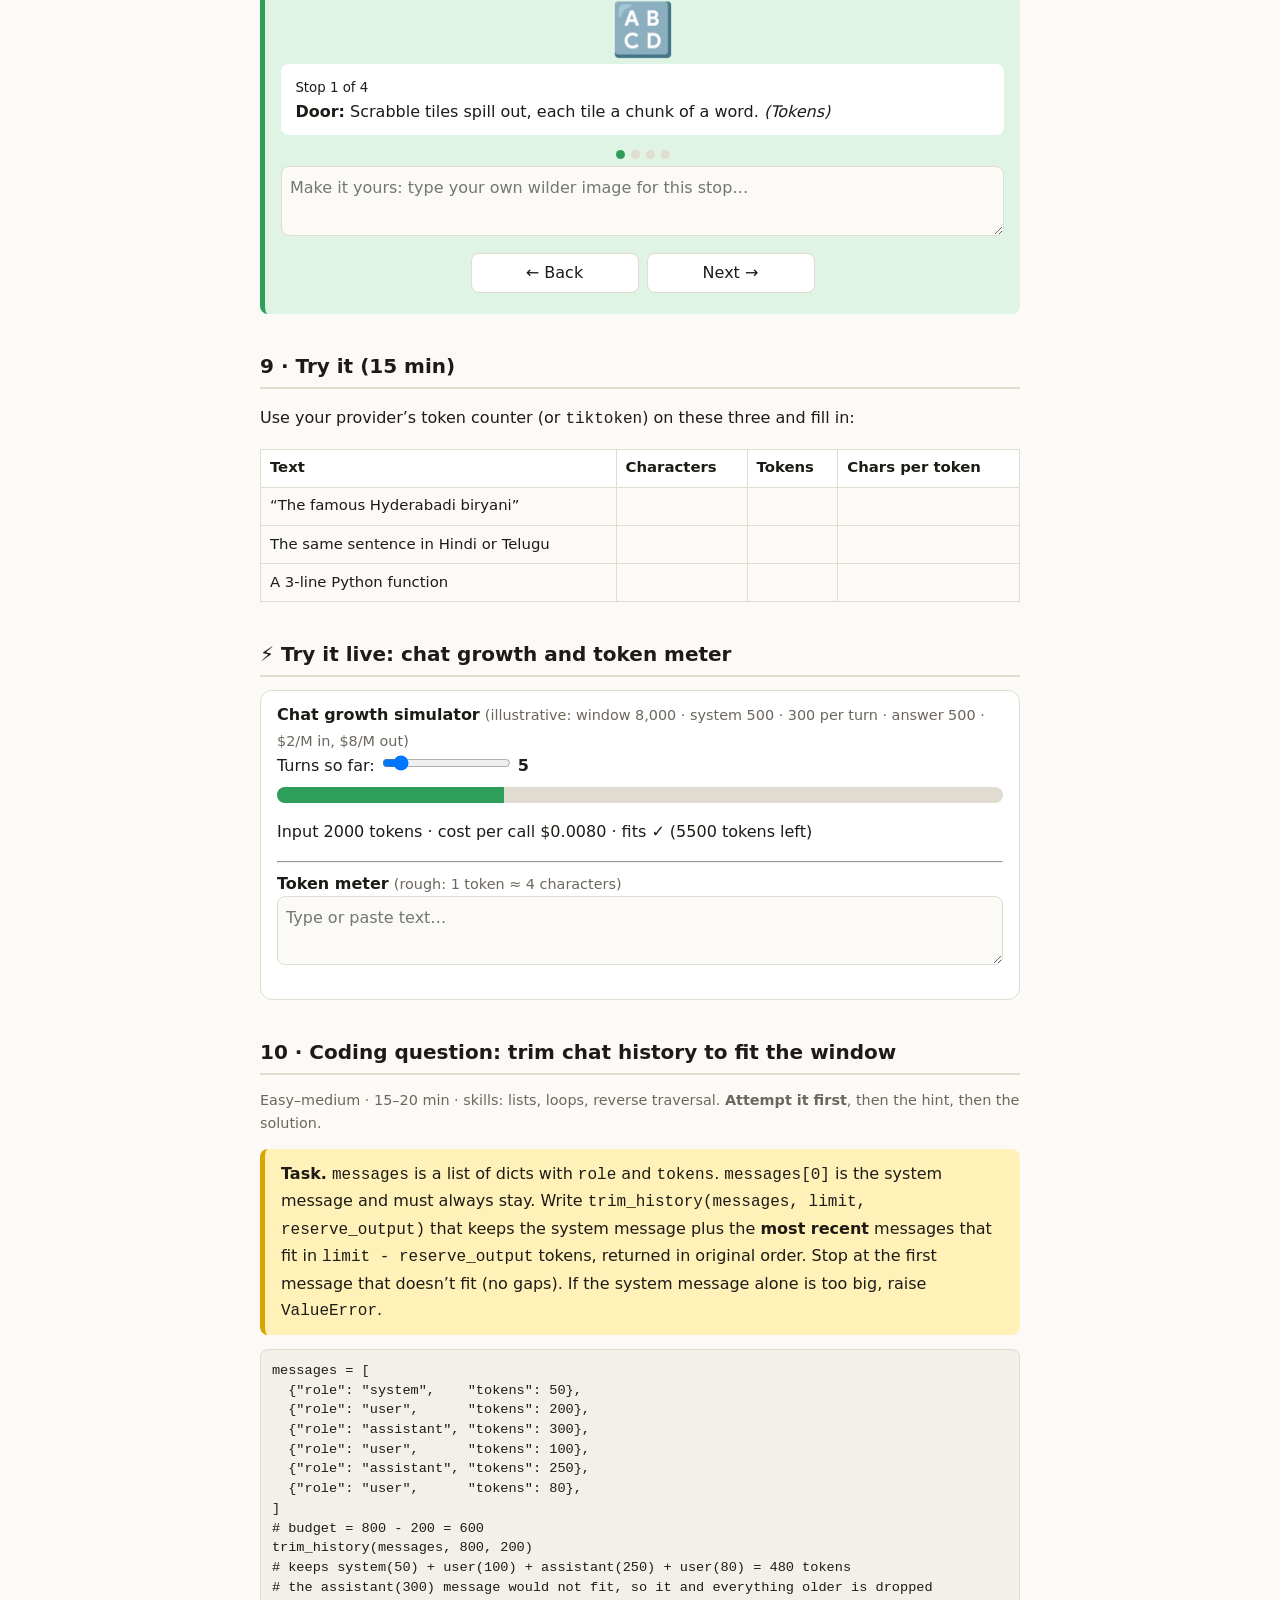
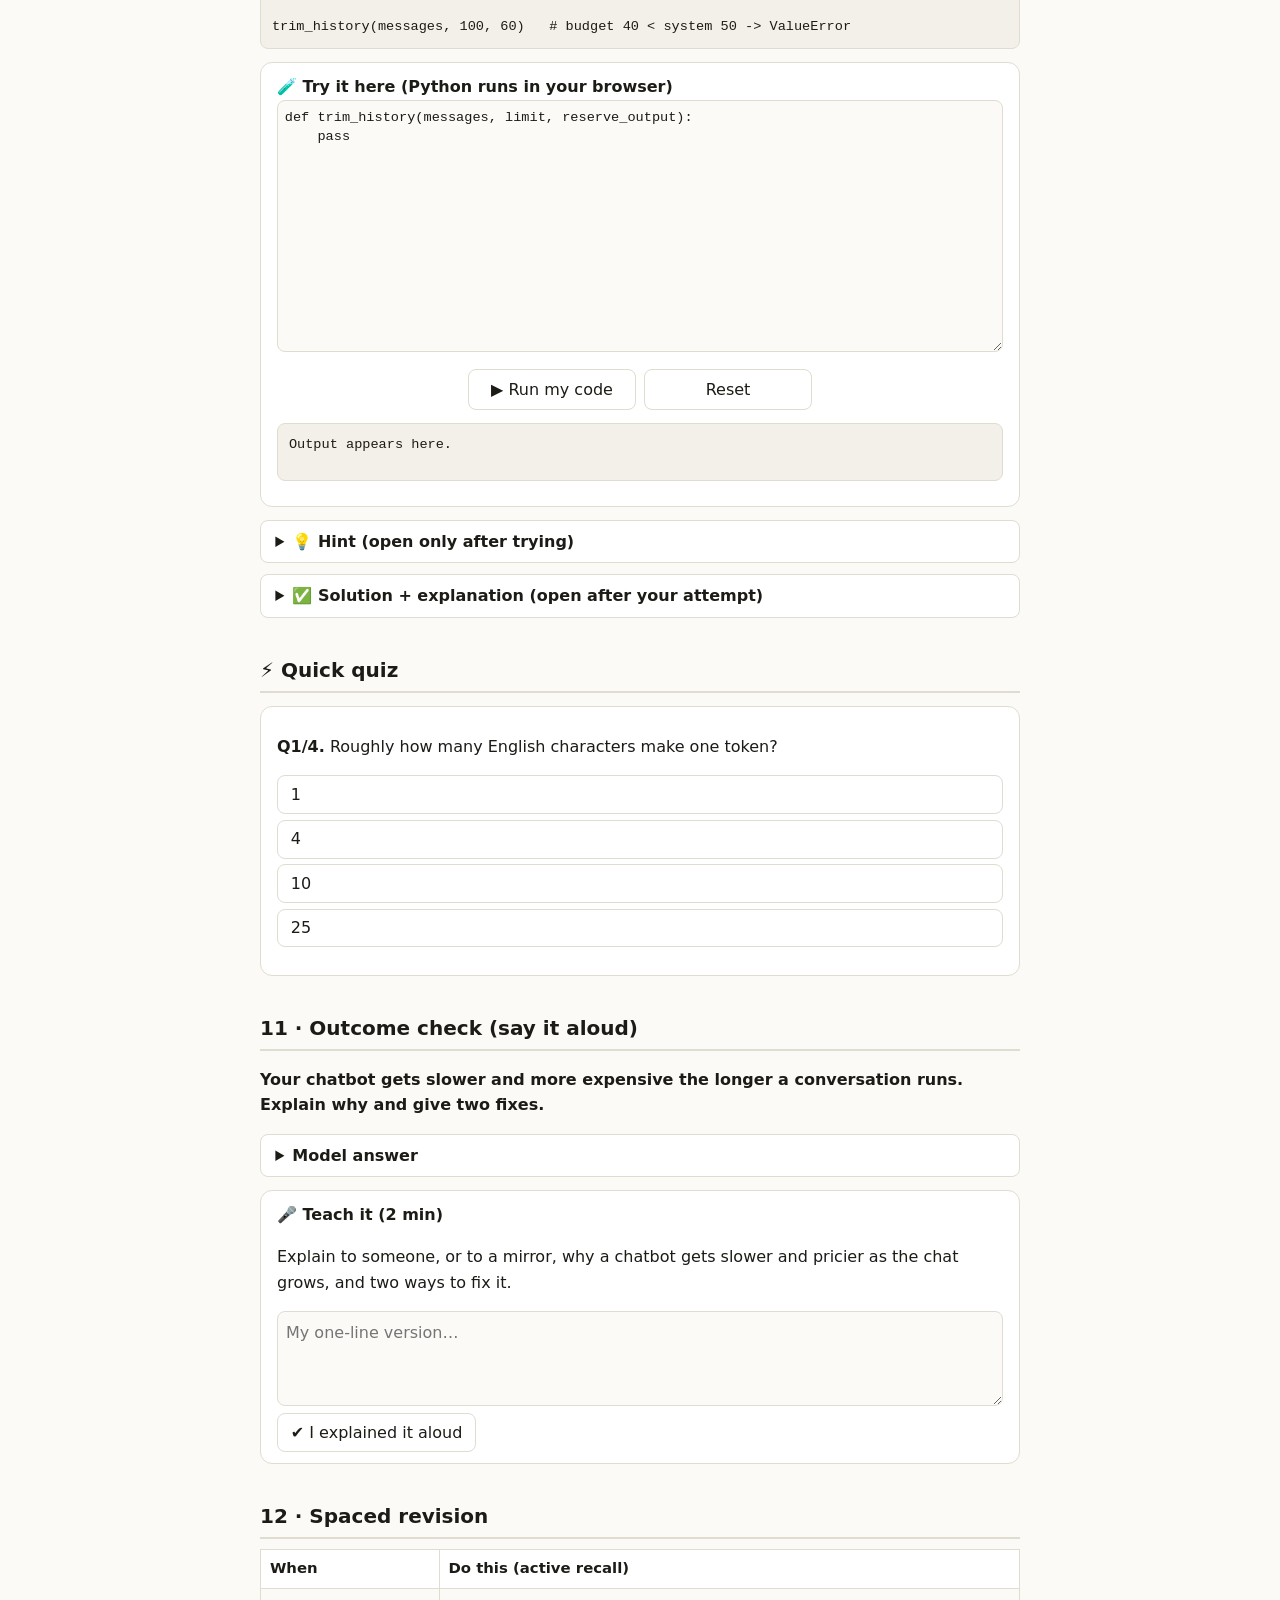
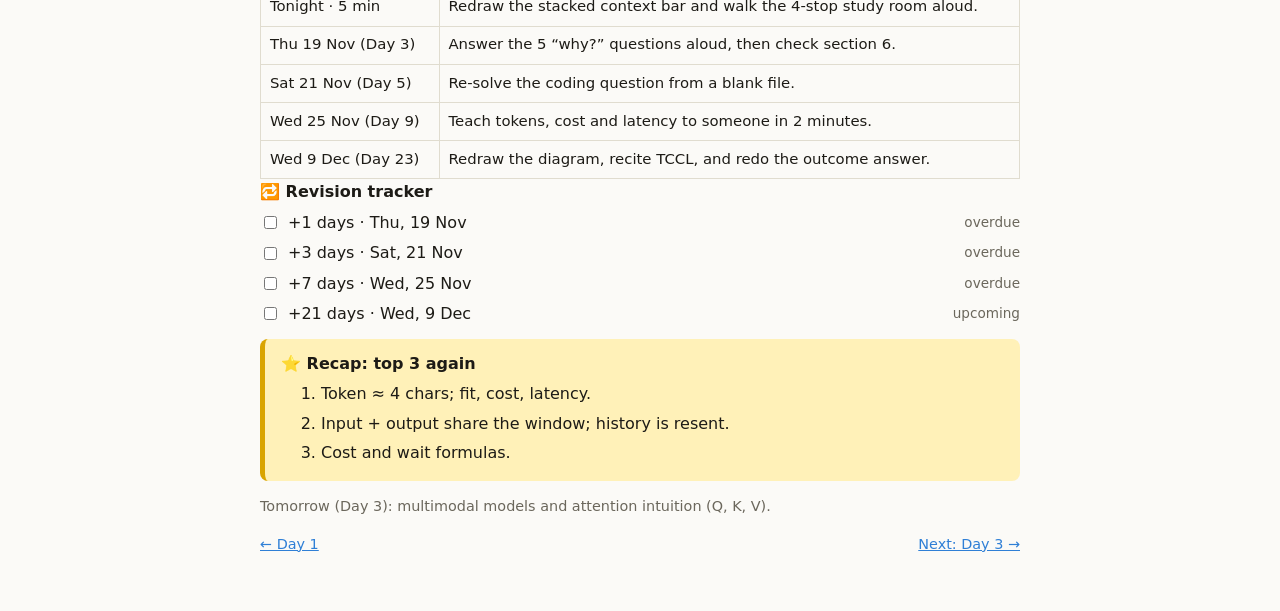
<file: 100-days-of-ai-engineering/day-002-tokens-context-cost-latency/index.html>
<!doctype html>
<html lang="en"><head><meta charset="utf-8">
<meta name="viewport" content="width=device-width, initial-scale=1, viewport-fit=cover">
<title>Day 2 · Tokens, Context Window, Cost and Latency</title>
<link rel="stylesheet" href="../../assets/style.css"><script defer src="../../assets/app.js"></script></head><body data-day="d2" data-date="2026-11-18"><main>
<div class="nav"><a href="../">← 100 Days of AI Engineering</a><a href="../../">🏠 My Learnings</a></div>

<p class="tag">AI Engineer Prep · Day 2 of 100 · Wed 18 Nov 2026</p>
<h1>Tokens, Context Window, Cost and Latency</h1>
<p class="mut">Unit 1.2 · the four numbers behind every LLM call. Today’s DSA: arrays, traversal, prefix sums.</p>
<div class="legend"><span style="background:var(--def)">🟣 Definition</span><span style="background:var(--key)">🟡 Key idea</span><span style="background:var(--ana)">🟢 Analogy</span><span style="background:var(--why)">🔵 Why?</span><span style="background:var(--warn)">🔴 Pitfall</span></div>

<div class="box key recap"><b>⭐ Top 3 to remember</b><ol><li>Token ≈ 4 characters. Tokens set what fits, what you pay and how long you wait.</li><li>Input + output share one window; chats resend the whole history each turn.</li><li>Cost = in × price + out × price. Wait = first-token time + output ÷ speed.</li></ol></div>
<h2>0 · Warm-up (5 min, before new material)</h2>
<div class="box why">Close everything. Redraw Day 1’s 6-box flowchart and say the TTNLP acronym aloud. Then peek. Two minutes of struggling now is worth more than a re-read.</div>

<h2>1 · The gist</h2>
<div class="box key">Everything an LLM does is measured in <mark>tokens</mark>. Tokens decide <b>what fits</b> (context window), <b>what you pay</b> (cost) and <b>how long you wait</b> (latency).</div>
<div class="scroll"><table>
<tr><th>✍️ Capture</th><th>💭 Create (your words)</th></tr>
<tr><td>Token = chunk of text. About 4 characters, or ¾ of an English word.</td><td>My own example of a word that splits into 2+ tokens: ________</td></tr>
<tr><td>Context window = max tokens the model can see at once (input + output).</td><td>What would I lose if my chat history got too long? ________</td></tr>
</table></div>

<h2>2 · The picture to remember</h2>
<svg data-steps viewBox="0 0 360 350" role="img" aria-label="A vertical bar showing the context window split into system prompt, chat history, retrieved documents, your question and room for the answer">
<rect class="s1" x="20" y="10" width="150" height="40"/><rect class="s2" x="20" y="50" width="150" height="110"/><rect class="s3" x="20" y="160" width="150" height="70"/><rect class="s4" x="20" y="230" width="150" height="30"/><rect class="s5" x="20" y="260" width="150" height="50"/>
<g font-size="13" font-weight="700"><text x="185" y="35">System prompt</text><text x="185" y="110">Chat history</text><text x="185" y="198">Retrieved docs (RAG)</text><text x="185" y="250">Your question</text><text x="185" y="290">Room for the answer</text></g>
<g font-size="11"><text x="185" y="46">rules + role, sent every call</text><text x="185" y="126">resent in full on every turn</text><text x="185" y="214">pasted-in knowledge</text><text x="185" y="287" dy="14">reserved output budget</text></g>
<text x="95" y="335" text-anchor="middle" font-size="12">Everything must fit: input + output ≤ window limit</text>
</svg>

<h2>3 · Analogies</h2>
<div class="grid">
<div class="box ana"><b>Context window = whiteboard.</b> The model can only work with what’s on the board. When it’s full, the oldest notes get wiped. Nothing off the board exists for it.</div>
<div class="box ana"><b>Cost = auto-rickshaw meter.</b> You pay per token, for reading (input) <i>and</i> writing (output), and writing costs more per unit.</div>
<div class="box ana"><b>Latency = Hyderabad traffic.</b> First a wait before the vehicle moves (time to first token), then a steady speed (tokens per second).</div>
</div>

<h2>4 · Definitions</h2>
<div class="grid">
<div class="box def"><b>Token</b><br>A reusable chunk from a fixed vocabulary. Common words are 1 token; rare words split into pieces.</div>
<div class="box def"><b>Context window</b><br>The maximum tokens (input + output) the model handles in one call, e.g. 128k.</div>
<div class="box def"><b>Input / output tokens</b><br>Input = everything you send. Output = what the model writes back. Billed separately.</div>
<div class="box def"><b>TTFT</b><br>Time to first token: the wait before the answer starts appearing.</div>
<div class="box def"><b>Tokens per second</b><br>How fast the answer streams out once it starts.</div>
<div class="box def"><b>max_tokens</b><br>A cap you set on the answer length. Too low = the answer is cut off mid-sentence.</div>
</div>

<h2>5 · Worked numbers (illustrative prices, check your provider)</h2>
<div class="scroll"><table>
<tr><th>Question</th><th>Formula</th><th>Example</th></tr>
<tr><td>Cost of one call</td><td>(in × in_price + out × out_price) ÷ 1,000,000</td><td>3,000 in @ $2/M + 500 out @ $8/M = $0.006 + $0.004 = <b>$0.010</b></td></tr>
<tr><td>Daily cost</td><td>cost per call × calls</td><td>1,000 calls × $0.010 = <b>$10/day</b></td></tr>
<tr><td>Total wait</td><td>TTFT + output tokens ÷ speed</td><td>0.5 s + 400 ÷ 50 tok/s = <b>8.5 s</b></td></tr>
</table></div>

<h2>6 · The “why?” ladder</h2>
<div data-flash>
<div class="box why"><b>Why tokens and not words or letters?</b><br>A fixed vocabulary of reusable chunks handles any word, typo or new name, while keeping sequences much shorter than letters would.</div>
<div class="box why"><b>Why do Hindi or Telugu text cost more than English?</b><br>Tokenizers are trained mostly on English text, so other scripts are split into more, smaller pieces. Same meaning, more tokens, more cost, less room.</div>
<div class="box why"><b>Why is output pricier than input?</b><br>Input tokens are processed together in parallel. Output tokens come one at a time: each needs a full pass through the model (Day 1’s loop).</div>
<div class="box why"><b>Why do long chats get slower and costlier?</b><br>The model has no memory between calls. The app resends the whole history every turn, so input tokens grow every turn.</div>
<div class="box why"><b>Why not stuff everything into the window?</b><br>It costs more, starts later, and facts buried in the middle of a huge input are used less reliably. Picking only the relevant pieces is the idea behind RAG (Phase 2).</div>
</div>
<div class="box warn"><b>Pitfalls:</b> assuming characters ≈ tokens · forgetting the answer shares the window · setting <code>max_tokens</code> so low that answers get cut off.</div>

<h2>7 · Levers you control</h2>
<div class="scroll"><table>
<tr><th>Goal</th><th>Do this</th></tr>
<tr><td>Spend less</td><td>Shorter prompts, smaller model for easy tasks, cap <code>max_tokens</code>, cache repeated prefixes</td></tr>
<tr><td>Feel faster</td><td>Stream the answer, shrink the input, ask for concise output</td></tr>
<tr><td>Avoid overflow</td><td>Trim or summarise old history, retrieve only relevant chunks</td></tr>
</table></div>

<h2>8 · Memory hooks</h2>
<div class="box key"><b>Acronym: TCCL</b> → “<b>T</b>ea <b>C</b>ups <b>C</b>ost <b>L</b>ittle” = <b>T</b>okens, <b>C</b>ontext, <b>C</b>ost, <b>L</b>atency.</div>
<div class="box ana" data-palace data-e="🔠,📋,🛺,⏳"><b>Memory palace: your study room, 4 stops.</b>
<ol><li><b>Door:</b> Scrabble tiles spill out, each tile a chunk of a word. <i>(Tokens)</i></li>
<li><b>Wall:</b> a whiteboard so full that the top lines are being rubbed off. <i>(Context window)</i></li>
<li><b>Desk:</b> an auto meter ticking up for every tile you read and a faster tick for every tile you write. <i>(Cost)</i></li>
<li><b>Shelf:</b> an hourglass: sand waits before the first grain falls, then drips steadily. <i>(Latency)</i></li></ol></div>

<h2>9 · Try it (15 min)</h2>
<p>Use your provider’s token counter (or <code>tiktoken</code>) on these three and fill in:</p>
<div class="scroll"><table><tr><th>Text</th><th>Characters</th><th>Tokens</th><th>Chars per token</th></tr>
<tr><td>“The famous Hyderabadi biryani”</td><td>&nbsp;</td><td>&nbsp;</td><td>&nbsp;</td></tr>
<tr><td>The same sentence in Hindi or Telugu</td><td>&nbsp;</td><td>&nbsp;</td><td>&nbsp;</td></tr>
<tr><td>A 3-line Python function</td><td>&nbsp;</td><td>&nbsp;</td><td>&nbsp;</td></tr></table></div>

<h2>⚡ Try it live: chat growth and token meter</h2>
<div class="demo" id="sim"><b>Chat growth simulator</b> <span class="mut">(illustrative: window 8,000 · system 500 · 300 per turn · answer 500 · $2/M in, $8/M out)</span><br><label>Turns so far: <input id="tn" type="range" min="1" max="40" value="5"> <b id="tv">5</b></label><div class="meter"><i id="mf"></i></div><p id="ms"></p>
<hr><b>Token meter</b> <span class="mut">(rough: 1 token ≈ 4 characters)</span><textarea id="tx" rows="2" placeholder="Type or paste text…"></textarea><p id="tk" class="mut"></p></div>
<script>addEventListener('DOMContentLoaded',()=>{const $=ML.$,tn=$('#tn'),f=$('#mf');const up=()=>{const t=+tn.value,i=500+t*300,tot=i+500;$('#tv').textContent=t;f.style.width=Math.min(100,tot/80)+'%';f.classList.toggle('over',tot>8000);$('#ms').textContent='Input '+i+' tokens · cost per call $'+(i*2/1e6+500*8/1e6).toFixed(4)+' · '+(tot>8000?'⚠️ Overflow: oldest turns must be trimmed':'fits ✓ ('+(8000-tot)+' tokens left)')};
tn.oninput=()=>{up();ML.award('sim-d2',3,'Simulator used')};up();
$('#tx').oninput=e=>{const n=Math.ceil(e.target.value.length/4);$('#tk').textContent=e.target.value.length+' characters ≈ '+n+' tokens';ML.award('meter-d2',3,'Token meter used')}})</script>
<h2>10 · Coding question: trim chat history to fit the window</h2>
<p class="mut">Easy–medium · 15–20 min · skills: lists, loops, reverse traversal. <b>Attempt it first</b>, then the hint, then the solution.</p>
<div class="box key"><b>Task.</b> <code>messages</code> is a list of dicts with <code>role</code> and <code>tokens</code>. <code>messages[0]</code> is the system message and must always stay. Write <code>trim_history(messages, limit, reserve_output)</code> that keeps the system message plus the <b>most recent</b> messages that fit in <code>limit - reserve_output</code> tokens, returned in original order. Stop at the first message that doesn’t fit (no gaps). If the system message alone is too big, raise <code>ValueError</code>.</div>
<pre><code>messages = [
  {"role": "system",    "tokens": 50},
  {"role": "user",      "tokens": 200},
  {"role": "assistant", "tokens": 300},
  {"role": "user",      "tokens": 100},
  {"role": "assistant", "tokens": 250},
  {"role": "user",      "tokens": 80},
]
# budget = 800 - 200 = 600
trim_history(messages, 800, 200)
# keeps system(50) + user(100) + assistant(250) + user(80) = 480 tokens
# the assistant(300) message would not fit, so it and everything older is dropped

trim_history(messages, 100, 60)   # budget 40 &lt; system 50 -> ValueError</code></pre>
<div data-run><script type="text/plain" class="starter">def trim_history(messages, limit, reserve_output):
    pass</script><script type="text/plain" class="tests">msgs = [{"role":"system","tokens":50},{"role":"user","tokens":200},{"role":"assistant","tokens":300},{"role":"user","tokens":100},{"role":"assistant","tokens":250},{"role":"user","tokens":80}]
r = trim_history(msgs, 800, 200)
assert [x["tokens"] for x in r] == [50,100,250,80], "expected tokens [50,100,250,80]"
try:
    trim_history(msgs, 100, 60)
    assert False, "should raise ValueError when the system message is too big"
except ValueError:
    pass</script></div>
<details><summary>💡 Hint (open only after trying)</summary>Subtract the system message from the budget first. Then walk the remaining messages from newest to oldest, keeping a running “tokens left”. When one doesn’t fit, <code>break</code>. Reverse the kept list at the end.</details>
<details><summary>✅ Solution + explanation (open after your attempt)</summary>
<pre><code>def trim_history(messages, limit, reserve_output):
    budget = limit - reserve_output
    system = messages[0]
    if system["tokens"] &gt; budget:
        raise ValueError("system prompt too large")
    remaining = budget - system["tokens"]
    kept = []
    for msg in reversed(messages[1:]):
        if msg["tokens"] &gt; remaining:
            break
        kept.append(msg)
        remaining -= msg["tokens"]
    return [system] + kept[::-1]</code></pre>
<b>How it works</b>
<ol>
<li><b>Budget first.</b> The answer shares the window, so we reserve room for it before counting input.</li>
<li><b>Newest first.</b> Recent turns matter most to the next answer, so we fill the budget from the end backwards.</li>
<li><b>Why <code>break</code> and not <code>continue</code>?</b> Skipping a big message and keeping an older small one would leave gaps: an answer without its question. Contiguous recent history stays coherent.</li>
<li><b>Reverse at the end</b> because we collected newest-first and the model needs chronological order.</li>
<li><b>Cost:</b> O(n) time, one pass. The running “remaining” is the same idea as a prefix sum (today’s DSA topic).</li>
</ol>
<div class="box why"><b>What would a real app do differently?</b> Count tokens with the model’s tokenizer instead of trusting stored numbers, and <i>summarise</i> the dropped part instead of deleting it, so key facts survive.</div>
</details>

<h2>⚡ Quick quiz</h2>
<div class="quiz" data-q='[{"q": "Roughly how many English characters make one token?", "o": ["1", "4", "10", "25"], "a": 1, "e": "About 4 characters, or ¾ of a word."}, {"q": "Why does a long chat cost more on every turn?", "o": ["The model gets tired", "The app resends the whole history each turn", "Tokens get more expensive", "Output tokens double each turn"], "a": 1, "e": "The model has no memory between calls, so history is resent."}, {"q": "What must fit inside the context window?", "o": ["Input only", "Output only", "Input plus output", "Neither"], "a": 2, "e": "Input and output share the same window."}, {"q": "First token after 0.5 s, then 400 tokens at 50 tokens/s. Total wait?", "o": ["0.5 s", "8 s", "8.5 s", "50.5 s"], "a": 2, "e": "0.5 + 400 ÷ 50 = 8.5 seconds."}]'></div>
<h2>11 · Outcome check (say it aloud)</h2>
<p><b>Your chatbot gets slower and more expensive the longer a conversation runs. Explain why and give two fixes.</b></p>
<details><summary>Model answer</summary>The model has no memory, so the app resends the whole history on every turn. Input tokens, cost and time to first token all grow each turn, and eventually the window overflows. Fixes: trim old messages to a token budget, summarise older turns, or retrieve only relevant pieces instead of resending everything.</details>

<div data-teach data-prompt="Explain to someone, or to a mirror, why a chatbot gets slower and pricier as the chat grows, and two ways to fix it."></div>
<h2>12 · Spaced revision</h2>
<div class="scroll"><table>
<tr><th>When</th><th>Do this (active recall)</th></tr>
<tr><td>Tonight · 5 min</td><td>Redraw the stacked context bar and walk the 4-stop study room aloud.</td></tr>
<tr><td>Thu 19 Nov (Day 3)</td><td>Answer the 5 “why?” questions aloud, then check section 6.</td></tr>
<tr><td>Sat 21 Nov (Day 5)</td><td>Re-solve the coding question from a blank file.</td></tr>
<tr><td>Wed 25 Nov (Day 9)</td><td>Teach tokens, cost and latency to someone in 2 minutes.</td></tr>
<tr><td>Wed 9 Dec (Day 23)</td><td>Redraw the diagram, recite TCCL, and redo the outcome answer.</td></tr>
</table></div>
<div data-rev></div>
<div class="box key recap"><b>⭐ Recap: top 3 again</b><ol><li>Token ≈ 4 chars; fit, cost, latency.</li><li>Input + output share the window; history is resent.</li><li>Cost and wait formulas.</li></ol></div>
<p class="mut">Tomorrow (Day 3): multimodal models and attention intuition (Q, K, V).</p>
<div class="nav"><a href="../day-001-what-an-llm-does/">← Day 1</a><a href="../day-003-multimodal-and-attention/">Next: Day 3 →</a></div>
</main></body></html>
</file>
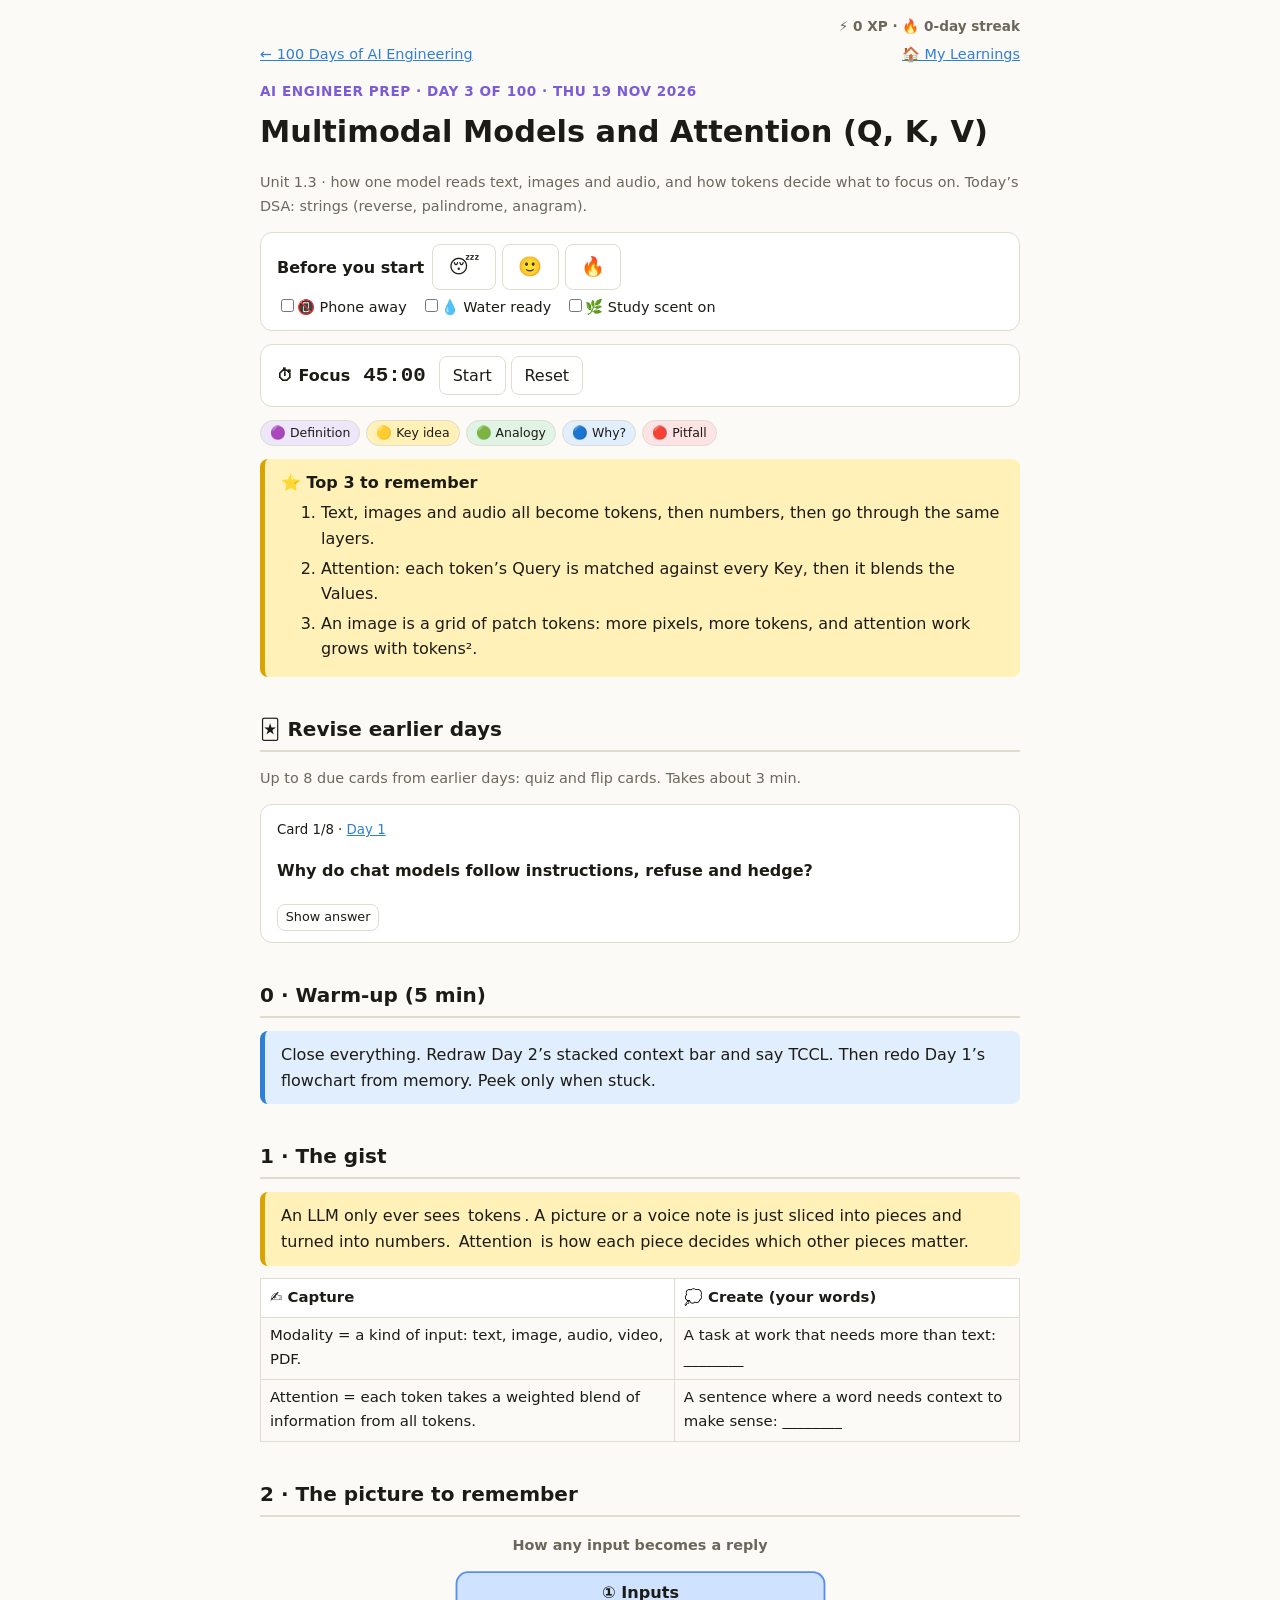
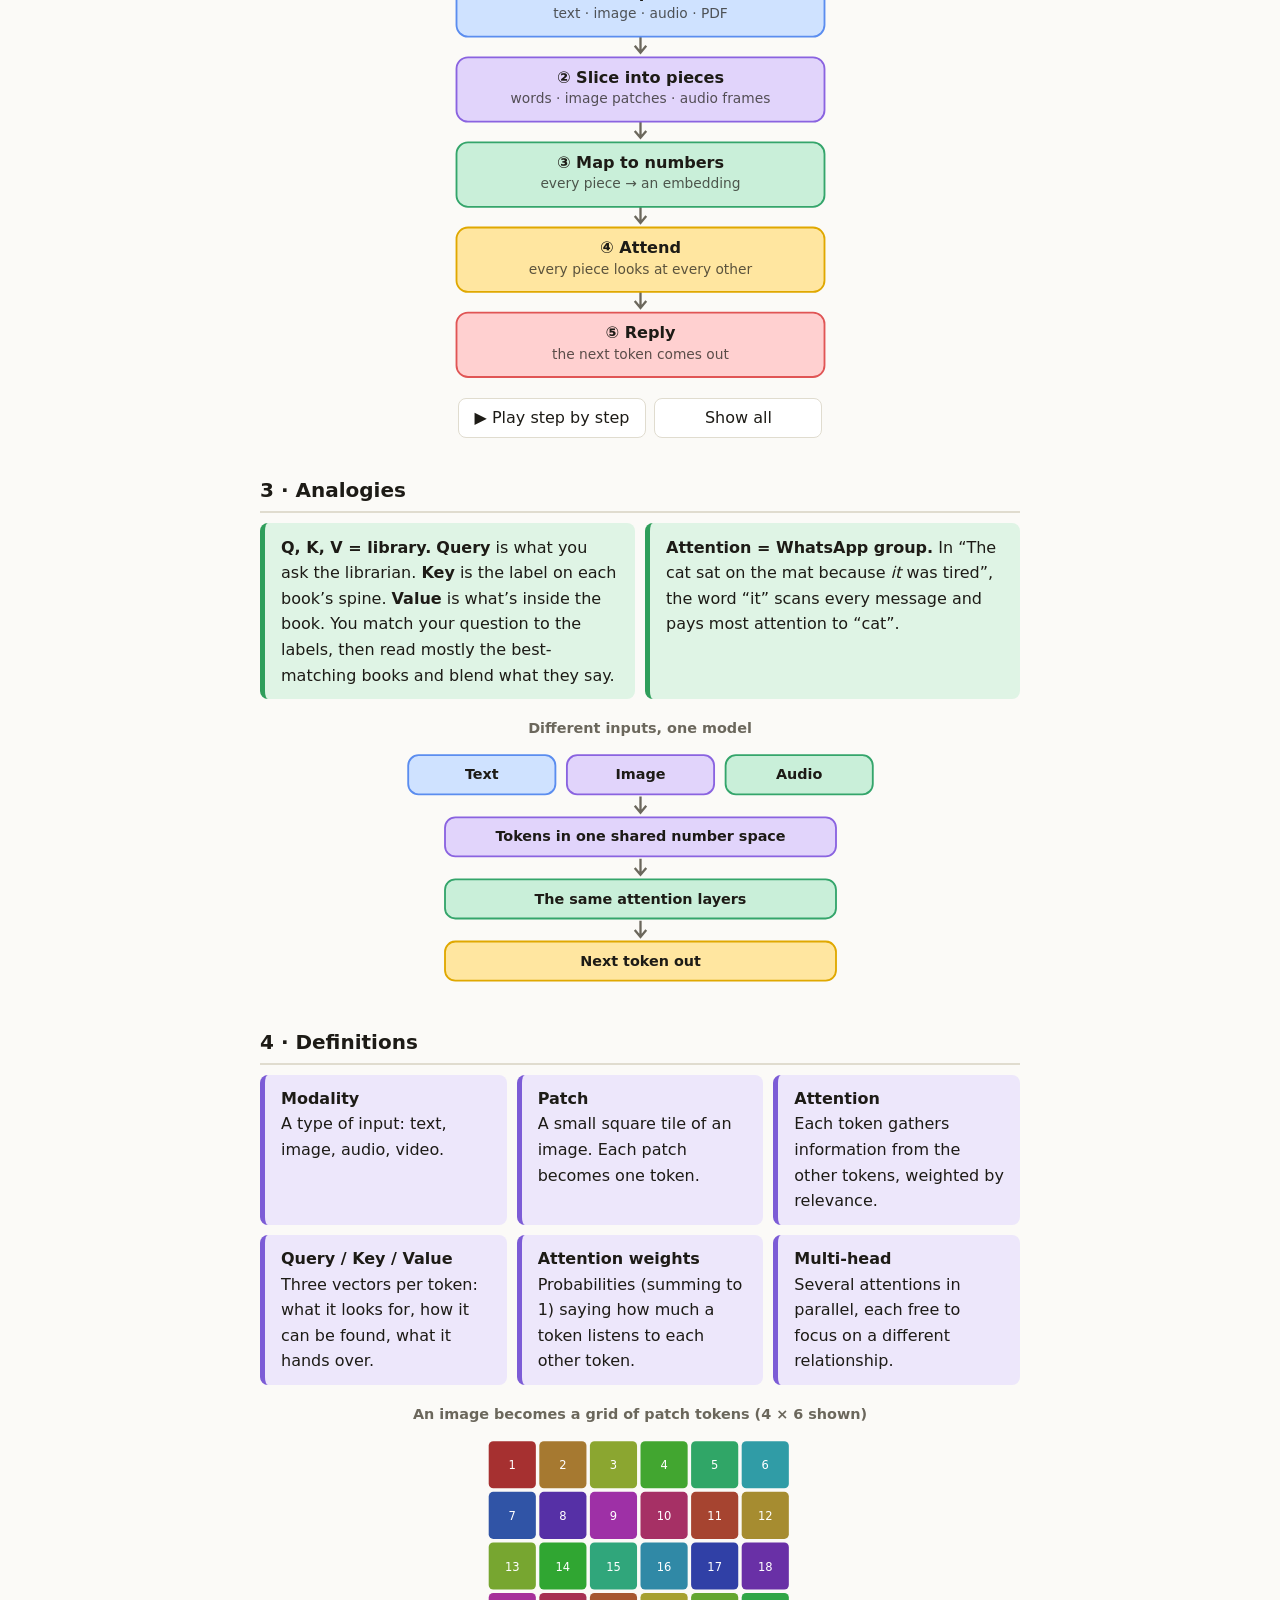
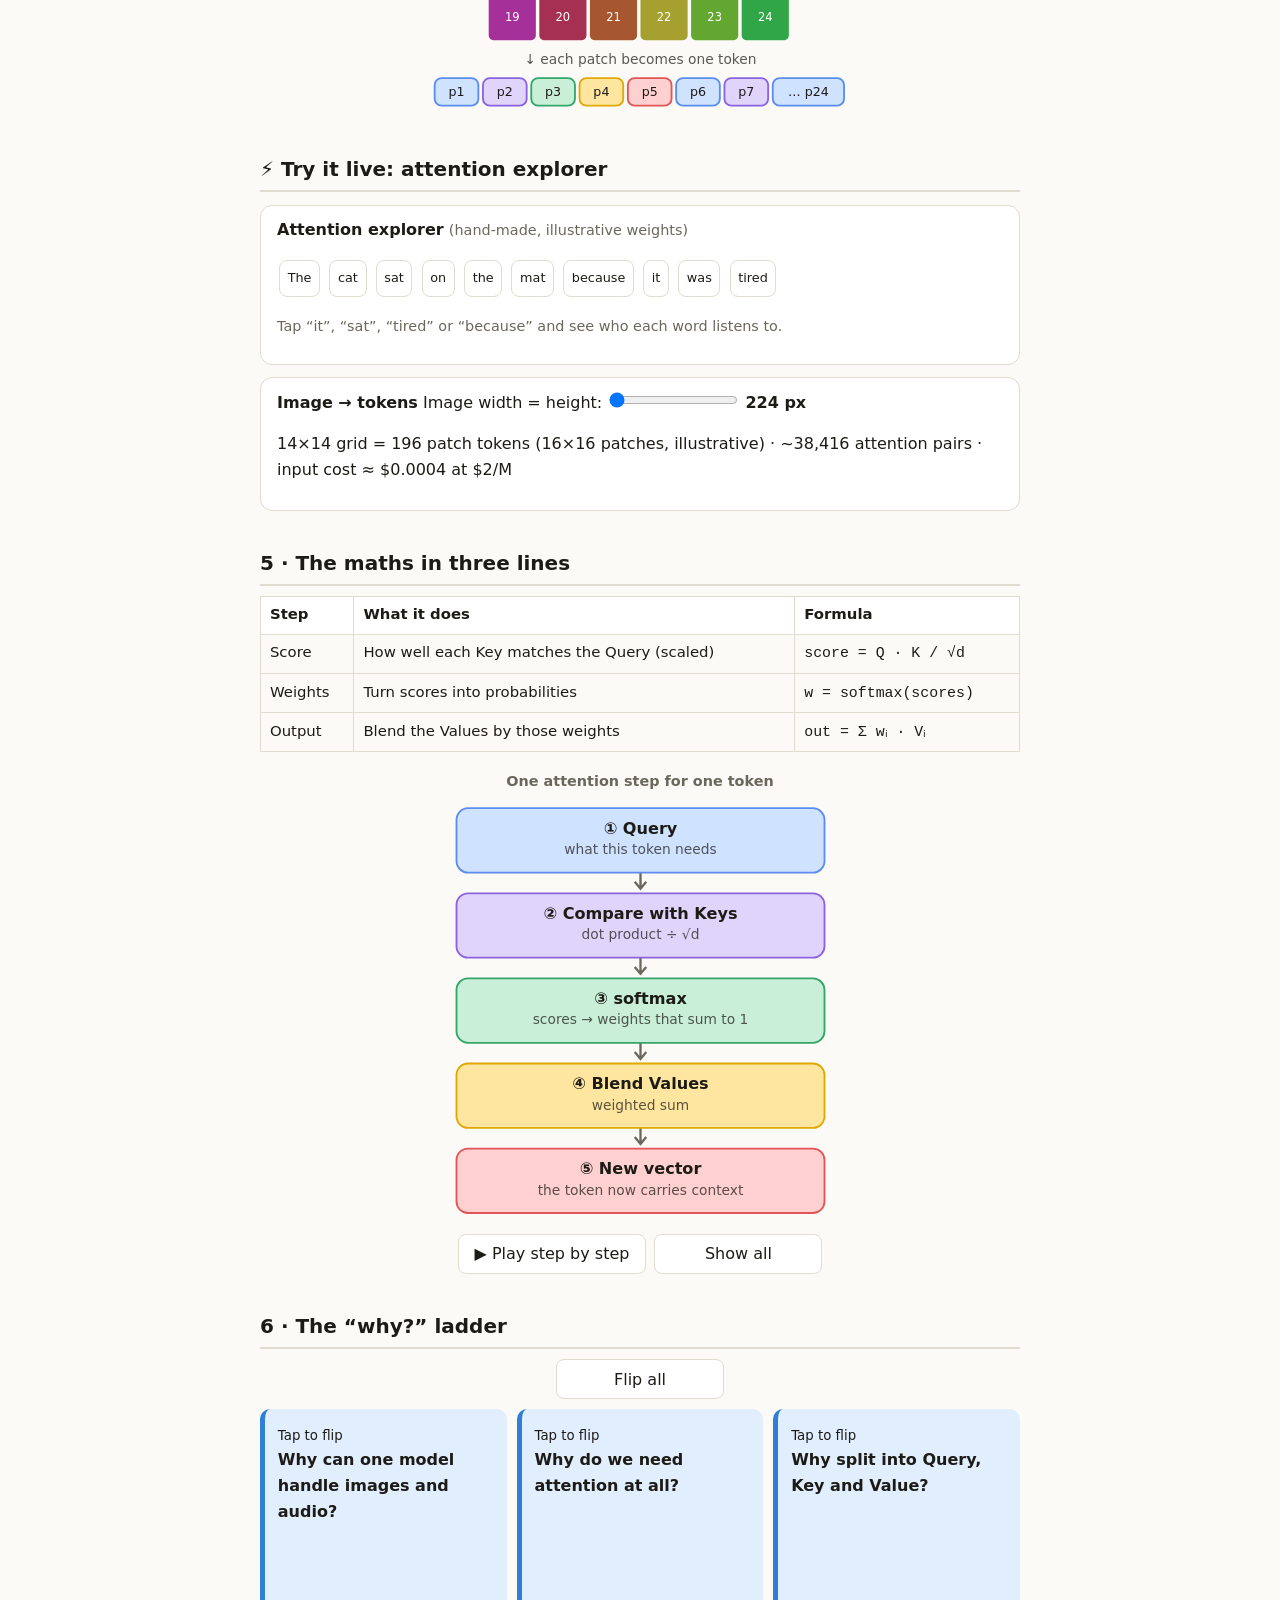
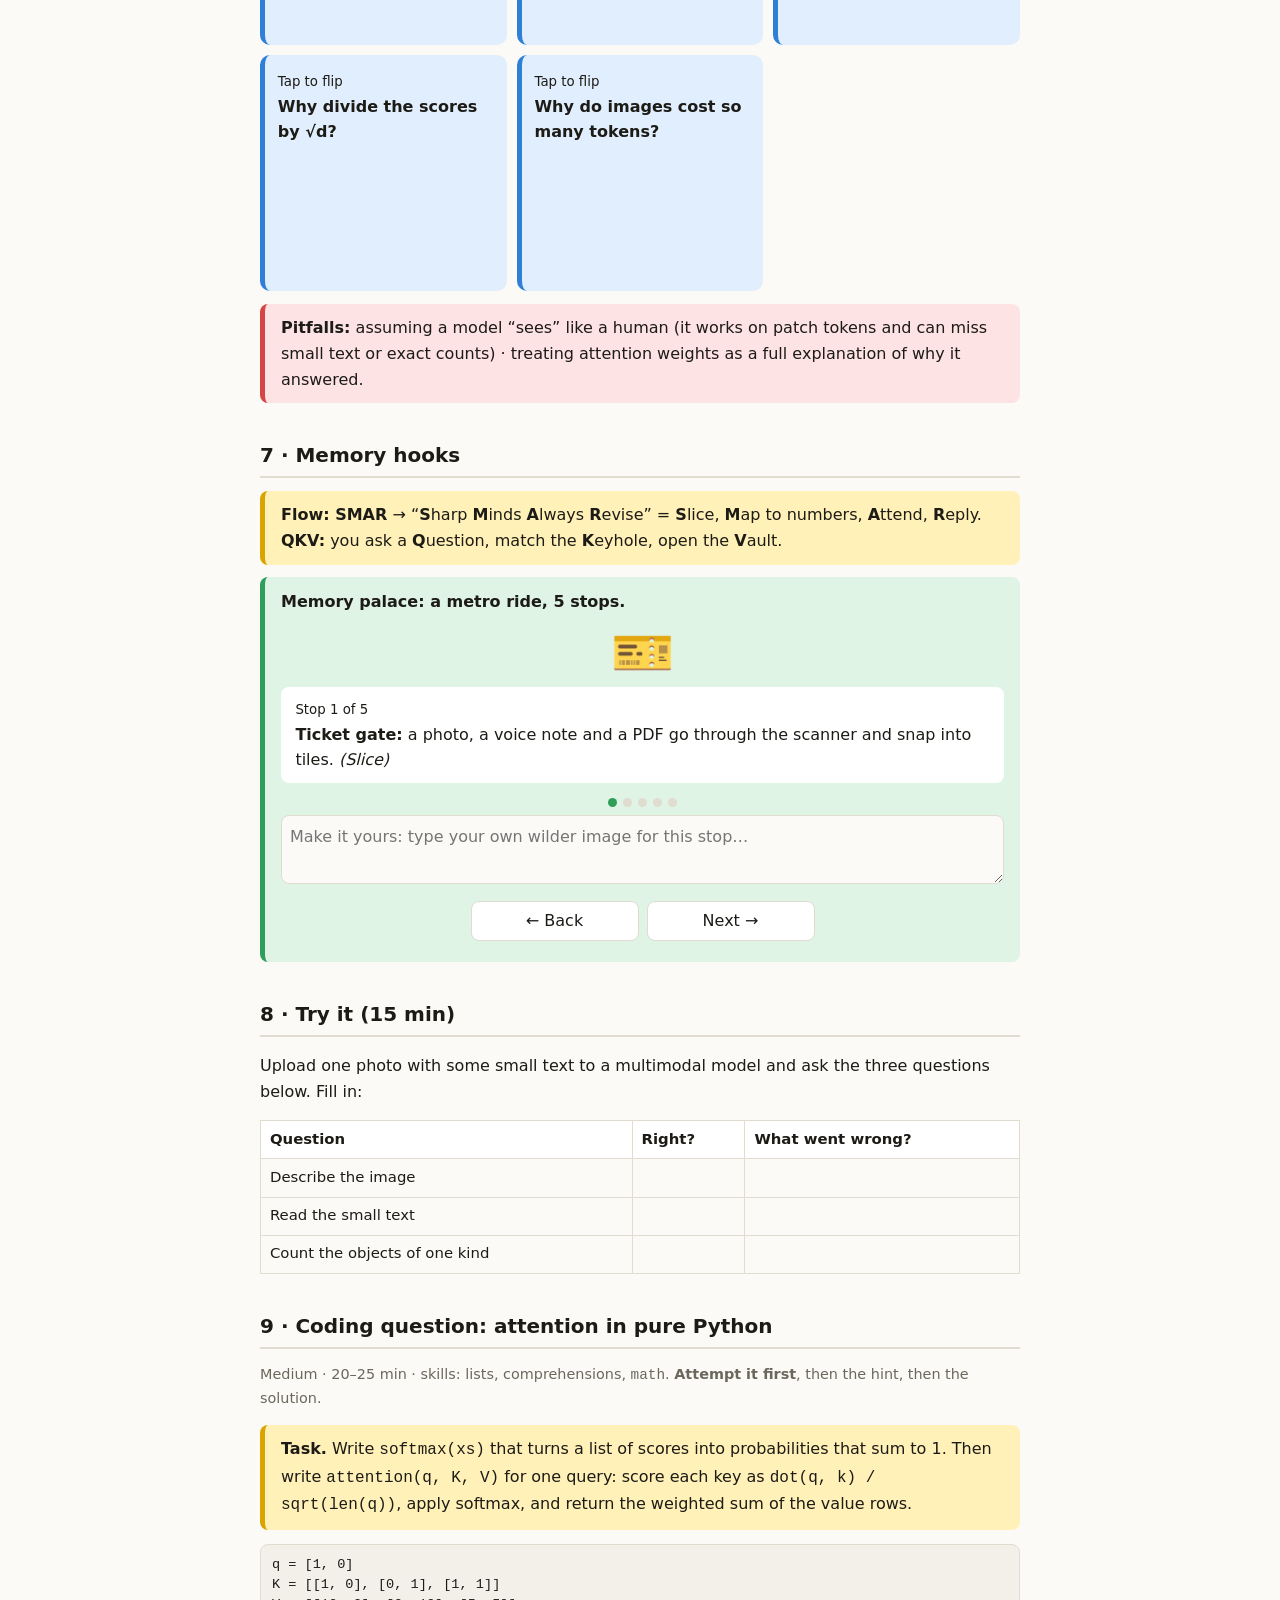
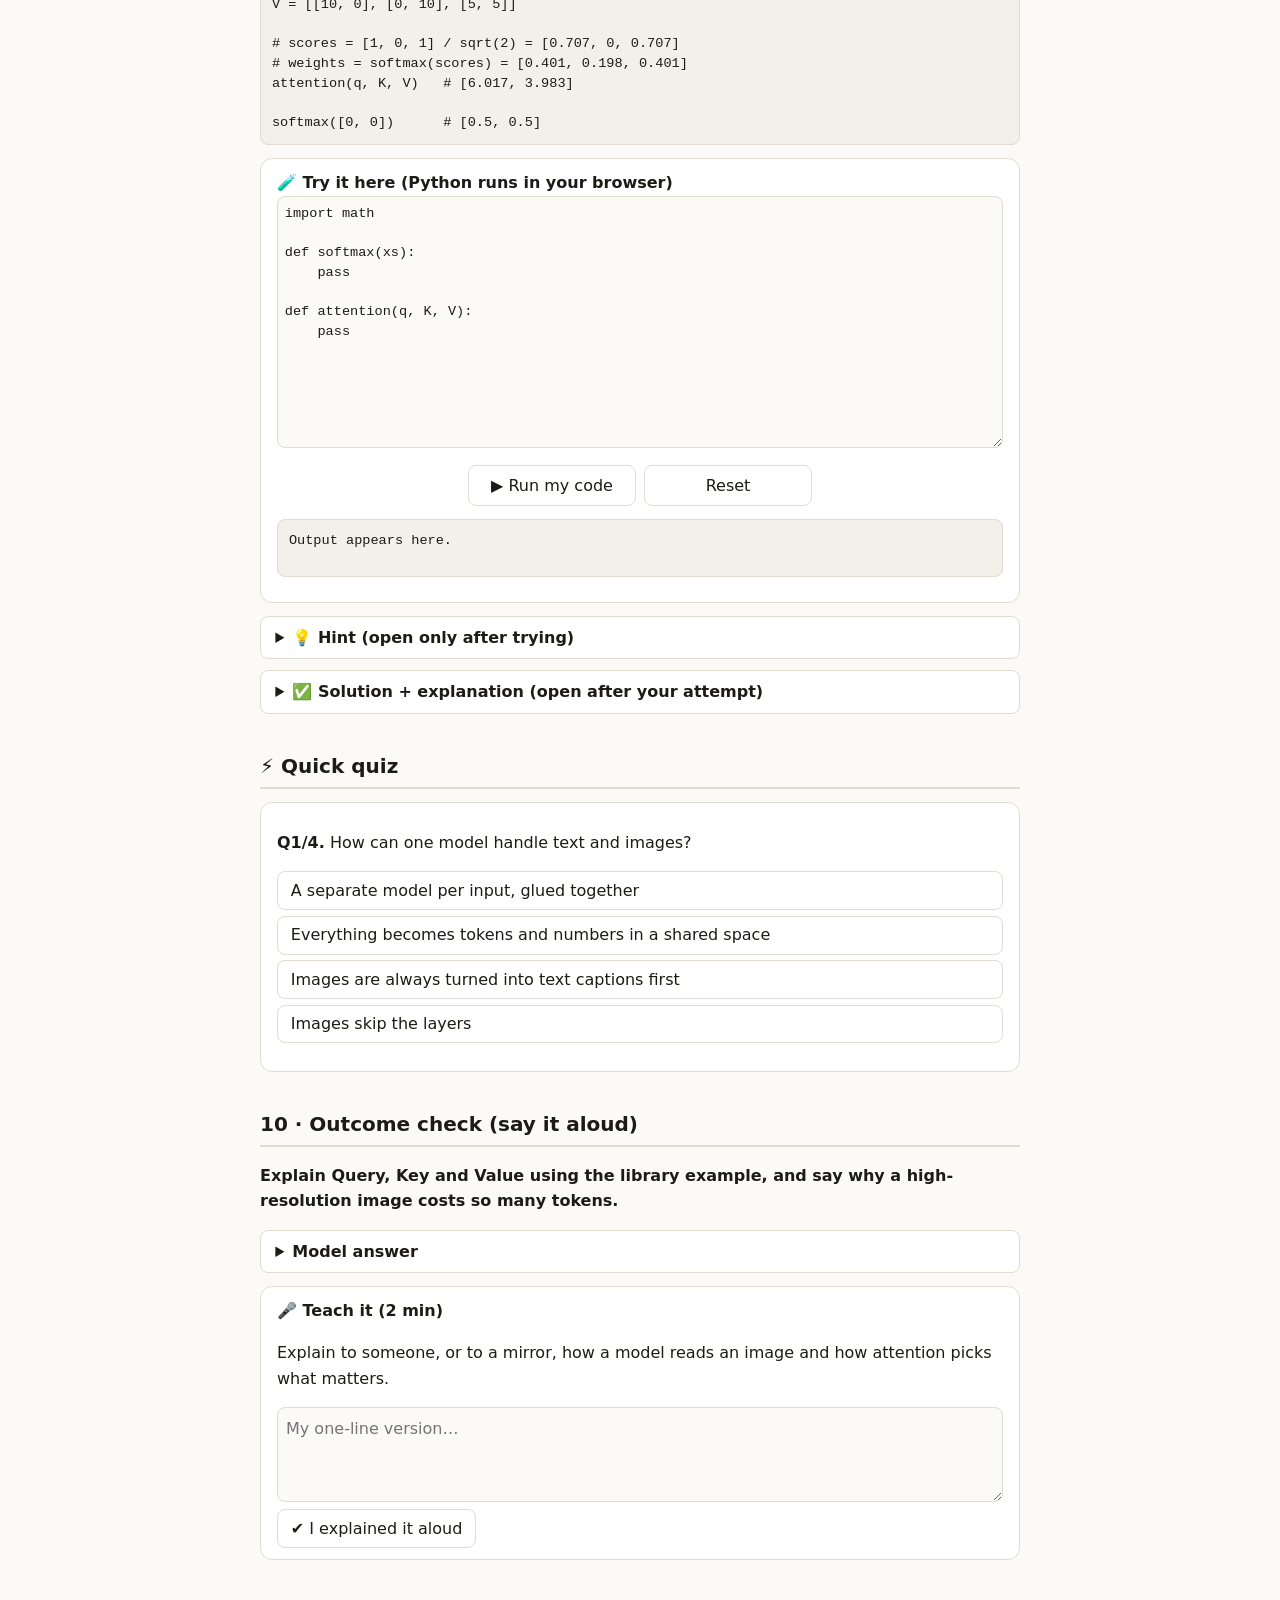
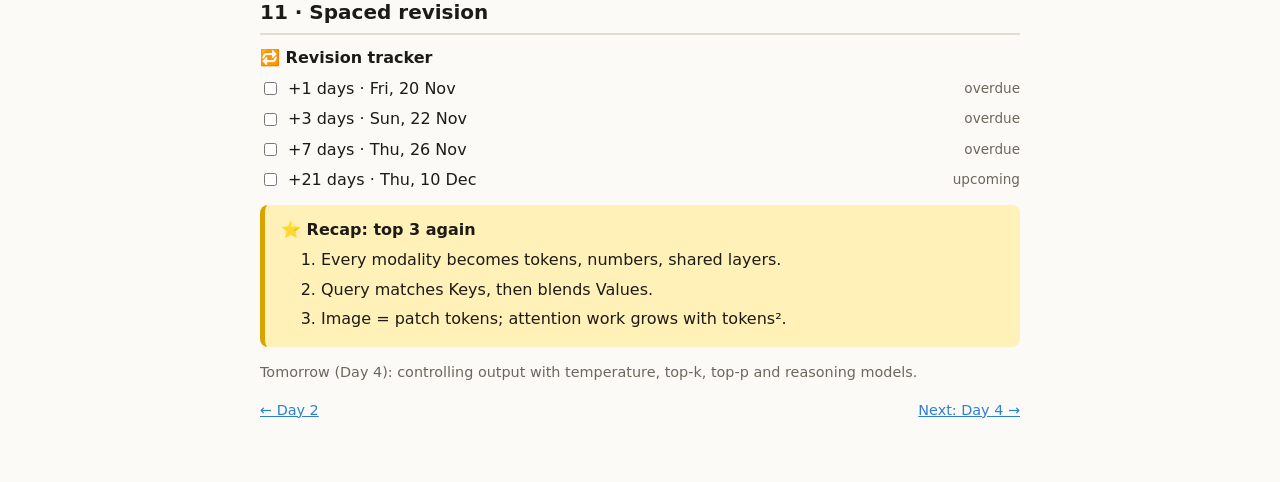
<file: 100-days-of-ai-engineering/day-003-multimodal-and-attention/index.html>
<!doctype html>
<html lang="en"><head><meta charset="utf-8">
<meta name="viewport" content="width=device-width, initial-scale=1, viewport-fit=cover">
<title>Day 3 · Multimodal Models and Attention</title>
<link rel="stylesheet" href="../../assets/style.css"><script defer src="../../assets/app.js"></script></head><body data-day="d3" data-date="2026-11-19"><main>
<div class="nav"><a href="../">← 100 Days of AI Engineering</a><a href="../../">🏠 My Learnings</a></div>

<p class="tag">AI Engineer Prep · Day 3 of 100 · Thu 19 Nov 2026</p>
<h1>Multimodal Models and Attention (Q, K, V)</h1>
<p class="mut">Unit 1.3 · how one model reads text, images and audio, and how tokens decide what to focus on. Today’s DSA: strings (reverse, palindrome, anagram).</p>
<div class="legend"><span style="background:var(--def)">🟣 Definition</span><span style="background:var(--key)">🟡 Key idea</span><span style="background:var(--ana)">🟢 Analogy</span><span style="background:var(--why)">🔵 Why?</span><span style="background:var(--warn)">🔴 Pitfall</span></div>

<div class="box key recap"><b>⭐ Top 3 to remember</b><ol><li>Text, images and audio all become tokens, then numbers, then go through the same layers.</li><li>Attention: each token’s Query is matched against every Key, then it blends the Values.</li><li>An image is a grid of patch tokens: more pixels, more tokens, and attention work grows with tokens².</li></ol></div>

<h2>0 · Warm-up (5 min)</h2>
<div class="box why">Close everything. Redraw Day 2’s stacked context bar and say TCCL. Then redo Day 1’s flowchart from memory. Peek only when stuck.</div>

<h2>1 · The gist</h2>
<div class="box key">An LLM only ever sees <mark>tokens</mark>. A picture or a voice note is just sliced into pieces and turned into numbers. <mark>Attention</mark> is how each piece decides which other pieces matter.</div>
<div class="scroll"><table>
<tr><th>✍️ Capture</th><th>💭 Create (your words)</th></tr>
<tr><td>Modality = a kind of input: text, image, audio, video, PDF.</td><td>A task at work that needs more than text: ________</td></tr>
<tr><td>Attention = each token takes a weighted blend of information from all tokens.</td><td>A sentence where a word needs context to make sense: ________</td></tr>
</table></div>

<h2>2 · The picture to remember</h2>
<svg data-steps viewBox="0 0 370 470" role="img" aria-label="Flowchart: inputs, sliced into pieces, mapped to numbers, attention, reply">
<defs><marker id="a" markerWidth="9" markerHeight="9" refX="7" refY="4.5" orient="auto"><path d="M0 0L9 4.5L0 9z" fill="currentColor"/></marker></defs>
<g stroke="currentColor" stroke-width="2" fill="none" marker-end="url(#a)"><path d="M165 74V98"/><path d="M165 164V188"/><path d="M165 254V278"/><path d="M165 344V368"/></g>
<rect class="s1" x="30" y="10" width="270" height="64" rx="10"/><text x="165" y="36" text-anchor="middle" font-size="14" font-weight="700">① Inputs</text><text x="165" y="58" text-anchor="middle" font-size="12">text · image · audio · PDF</text>
<rect class="s2" x="30" y="100" width="270" height="64" rx="10"/><text x="165" y="126" text-anchor="middle" font-size="14" font-weight="700">② Slice into pieces</text><text x="165" y="148" text-anchor="middle" font-size="12">words · image patches · audio frames</text>
<rect class="s3" x="30" y="190" width="270" height="64" rx="10"/><text x="165" y="216" text-anchor="middle" font-size="14" font-weight="700">③ Map to numbers</text><text x="165" y="238" text-anchor="middle" font-size="12">every piece → an embedding, shared space</text>
<rect class="s4" x="30" y="280" width="270" height="64" rx="10"/><text x="165" y="306" text-anchor="middle" font-size="14" font-weight="700">④ Attend</text><text x="165" y="328" text-anchor="middle" font-size="12">every piece looks at every other piece</text>
<rect class="s5" x="30" y="370" width="270" height="64" rx="10"/><text x="165" y="396" text-anchor="middle" font-size="14" font-weight="700">⑤ Reply</text><text x="165" y="418" text-anchor="middle" font-size="12">the next token comes out (Day 1’s loop)</text>
</svg>

<h2>3 · Analogies</h2>
<div class="grid">
<div class="box ana"><b>Q, K, V = library.</b> <b>Query</b> is what you ask the librarian. <b>Key</b> is the label on each book’s spine. <b>Value</b> is what’s inside the book. You match your question to the labels, then read mostly the best-matching books and blend what they say.</div>
<div class="box ana"><b>Attention = WhatsApp group.</b> In “The cat sat on the mat because <i>it</i> was tired”, the word “it” scans every message and pays most attention to “cat”.</div>
</div>

<h2>4 · Definitions</h2>
<div class="grid">
<div class="box def"><b>Modality</b><br>A type of input: text, image, audio, video.</div>
<div class="box def"><b>Patch</b><br>A small square tile of an image. Each patch becomes one token.</div>
<div class="box def"><b>Attention</b><br>Each token gathers information from the other tokens, weighted by relevance.</div>
<div class="box def"><b>Query / Key / Value</b><br>Three vectors per token: what it looks for, how it can be found, what it hands over.</div>
<div class="box def"><b>Attention weights</b><br>Probabilities (summing to 1) saying how much a token listens to each other token.</div>
<div class="box def"><b>Multi-head</b><br>Several attentions in parallel, each free to focus on a different relationship.</div>
</div>

<h2>⚡ Try it live: attention explorer</h2>
<div class="demo" id="att"><b>Attention explorer</b> <span class="mut">(hand-made, illustrative weights)</span><p id="aw" style="line-height:2.4"></p><div id="ab"></div><p class="mut" id="an">Tap “it”, “sat”, “tired” or “because” and see who each word listens to.</p></div>
<div class="demo" id="pt"><b>Image → tokens</b> <label>Image width = height: <input id="pr" type="range" min="224" max="1344" step="112" value="224"> <b id="pv"></b></label><p id="po"></p></div>
<script>addEventListener('DOMContentLoaded',()=>{const $=ML.$;
const WD=['The','cat','sat','on','the','mat','because','it','was','tired'],W={it:[.03,.55,.02,.01,.02,.10,.02,0,.05,.20],sat:[.04,.56,0,.10,.02,.20,.02,0,.02,.04],tired:[.02,.40,.03,0,0,.05,.05,.35,.10,0],because:[.02,.25,.30,.03,0,.10,0,.20,.05,.05]};
const draw=s=>{$('#aw').innerHTML=WD.map((w,i)=>{const k=W[w.toLowerCase()]?w.toLowerCase():null;const wt=s&&W[s]?W[s][i]:0;return '<button class="mini" data-w="'+(k||'')+'" style="margin:2px;background:hsla(265,80%,60%,'+Math.min(.9,wt*1.3)+');'+(s===w?'outline:2px solid var(--defb)':'')+'">'+w+'</button>'}).join(' ');
 $('#ab').innerHTML=s&&W[s]?WD.map((w,i)=>[w,W[s][i]]).sort((a,b)=>b[1]-a[1]).slice(0,4).map(x=>'<div class="br"><span>'+x[0]+'</span><div><i style="width:'+x[1]*100+'%"></i></div><em>'+Math.round(x[1]*100)+'%</em></div>').join(''):''};
$('#aw').onclick=e=>{const k=e.target.dataset.w;if(k){draw(k);$('#an').textContent='“'+k+'” listens mostly to the highest bars.';ML.award('att-d3',3,'Attention explored')}};draw('');
const pr=$('#pr'),up=()=>{const r=+pr.value,g=r/16,t=g*g;$('#pv').textContent=r+' px';$('#po').textContent=g+'×'+g+' grid = '+t.toLocaleString()+' patch tokens (16×16 patches, illustrative) · ~'+(t*t).toLocaleString()+' attention pairs · input cost ≈ $'+(t*2/1e6).toFixed(4)+' at $2/M'};
pr.oninput=()=>{up();ML.award('pt-d3',3,'Patch counter used')};up()})</script>

<h2>5 · The maths in three lines</h2>
<div class="scroll"><table>
<tr><th>Step</th><th>What it does</th><th>Formula</th></tr>
<tr><td>Score</td><td>How well each Key matches the Query (scaled)</td><td><code>score = Q · K / √d</code></td></tr>
<tr><td>Weights</td><td>Turn scores into probabilities</td><td><code>w = softmax(scores)</code></td></tr>
<tr><td>Output</td><td>Blend the Values by those weights</td><td><code>out = Σ wᵢ · Vᵢ</code></td></tr>
</table></div>

<h2>6 · The “why?” ladder</h2>
<div data-flash>
<div class="box why"><b>Why can one model handle images and audio?</b><br>Everything is sliced into pieces and turned into numbers in a shared space. The layers don’t care where a token came from.</div>
<div class="box why"><b>Why do we need attention at all?</b><br>Meaning depends on context. “It” must look at “cat” to mean anything. Attention lets each token pull in the relevant information from the others.</div>
<div class="box why"><b>Why split into Query, Key and Value?</b><br>Different jobs. Query says what I need, Key says how I can be found, Value is the information handed over. Matching uses Q and K; the content comes from V.</div>
<div class="box why"><b>Why divide the scores by √d?</b><br>Dot products grow with vector size. Without scaling, softmax saturates into near 0 or 1 and learning becomes hard. Scaling keeps it smooth.</div>
<div class="box why"><b>Why do images cost so many tokens?</b><br>An image is a grid of patches and each patch is a token. Double the width and height and you get 4× the tokens; attention pairs grow with tokens².</div>
</div>
<div class="box warn"><b>Pitfalls:</b> assuming a model “sees” like a human (it works on patch tokens and can miss small text or exact counts) · treating attention weights as a full explanation of why it answered.</div>

<h2>7 · Memory hooks</h2>
<div class="box key"><b>Flow: SMAR</b> → “<b>S</b>harp <b>M</b>inds <b>A</b>lways <b>R</b>evise” = <b>S</b>lice, <b>M</b>ap to numbers, <b>A</b>ttend, <b>R</b>eply.<br><b>QKV:</b> you ask a <b>Q</b>uestion, match the <b>K</b>eyhole, open the <b>V</b>ault.</div>
<div class="box ana" data-palace data-e="🎫,🚉,🚇,🔑,🚪"><b>Memory palace: a metro ride, 5 stops.</b>
<ol><li><b>Ticket gate:</b> a photo, a voice note and a PDF go through the scanner and snap into tiles. <i>(Slice)</i></li>
<li><b>Platform:</b> each tile turns into a glowing number badge. <i>(Map to numbers)</i></li>
<li><b>Train door:</b> every passenger turns to stare at every other passenger, with light beams between them. <i>(Attend)</i></li>
<li><b>Counter:</b> you shout a question, keyholes on every seat match, and one vault swings open. <i>(Q, K, V)</i></li>
<li><b>Exit gate:</b> a single word lights up on the exit board. <i>(Reply)</i></li></ol></div>

<h2>8 · Try it (15 min)</h2>
<p>Upload one photo with some small text to a multimodal model and ask the three questions below. Fill in:</p>
<div class="scroll"><table><tr><th>Question</th><th>Right?</th><th>What went wrong?</th></tr>
<tr><td>Describe the image</td><td>&nbsp;</td><td>&nbsp;</td></tr>
<tr><td>Read the small text</td><td>&nbsp;</td><td>&nbsp;</td></tr>
<tr><td>Count the objects of one kind</td><td>&nbsp;</td><td>&nbsp;</td></tr></table></div>

<h2>9 · Coding question: attention in pure Python</h2>
<p class="mut">Medium · 20–25 min · skills: lists, comprehensions, <code>math</code>. <b>Attempt it first</b>, then the hint, then the solution.</p>
<div class="box key"><b>Task.</b> Write <code>softmax(xs)</code> that turns a list of scores into probabilities that sum to 1. Then write <code>attention(q, K, V)</code> for one query: score each key as <code>dot(q, k) / sqrt(len(q))</code>, apply softmax, and return the weighted sum of the value rows.</div>
<pre><code>q = [1, 0]
K = [[1, 0], [0, 1], [1, 1]]
V = [[10, 0], [0, 10], [5, 5]]

# scores = [1, 0, 1] / sqrt(2) = [0.707, 0, 0.707]
# weights = softmax(scores) = [0.401, 0.198, 0.401]
attention(q, K, V)   # [6.017, 3.983]

softmax([0, 0])      # [0.5, 0.5]</code></pre>
<div data-run><script type="text/plain" class="starter">import math

def softmax(xs):
    pass

def attention(q, K, V):
    pass</script><script type="text/plain" class="tests">w = softmax([0, 0])
assert all(abs(x - 0.5) < 1e-9 for x in w), "equal scores should give equal weights"
assert abs(sum(softmax([1, 2, 3])) - 1) < 1e-9, "weights must sum to 1"
out = attention([1, 0], [[1, 0], [0, 1], [1, 1]], [[10, 0], [0, 10], [5, 5]])
assert abs(out[0] - 6.0167) < 0.01 and abs(out[1] - 3.9833) < 0.01, "expected about [6.017, 3.983]"</script></div>
<details><summary>💡 Hint (open only after trying)</summary>Dot product: <code>sum(a * b for a, b in zip(q, k))</code>. For softmax, compute <code>math.exp(x)</code> for each score and divide by the total. The output’s j-th number is <code>sum(w[i] * V[i][j])</code> over all rows i.</details>
<details><summary>✅ Solution + explanation (open after your attempt)</summary>
<pre><code>import math

def softmax(xs):
    m = max(xs)
    exps = [math.exp(x - m) for x in xs]
    total = sum(exps)
    return [e / total for e in exps]

def attention(q, K, V):
    d = len(q)
    scores = [sum(a * b for a, b in zip(q, k)) / math.sqrt(d) for k in K]
    w = softmax(scores)
    return [sum(w[i] * V[i][j] for i in range(len(V))) for j in range(len(V[0]))]</code></pre>
<b>How it works</b>
<ol>
<li><b>Dot product</b> measures how similar the Query is to each Key. Bigger means a better match.</li>
<li><b>Divide by √d</b> keeps scores from growing with vector size, so softmax doesn’t saturate.</li>
<li><b>softmax</b> turns scores into weights that sum to 1. Subtracting the max first avoids overflow in <code>exp</code> and doesn’t change the result.</li>
<li><b>Weighted sum of Values:</b> keys that match get more say, so the output leans toward their values. Here keys 1 and 3 match best, so the output sits between <code>[10,0]</code> and <code>[5,5]</code>.</li>
<li><b>Cost:</b> one query costs O(n·d) for n keys. Every token is a query, so all tokens cost O(n²·d). This is why long inputs and big images get slow and costly (Day 2).</li>
</ol>
<div class="box why"><b>What do real models add?</b> Learned matrices that create Q, K and V from each token, many heads in parallel, and batch matrix maths instead of Python loops.</div>
</details>

<h2>⚡ Quick quiz</h2>
<div class="quiz" data-q='[{"q":"How can one model handle text and images?","o":["A separate model per input, glued together","Everything becomes tokens and numbers in a shared space","Images are always turned into text captions first","Images skip the layers"],"a":1,"e":"Pieces of any modality become embeddings and go through the same layers."},{"q":"In attention, what is the Key?","o":["The final answer","A label that Queries are matched against","The temperature setting","A token counter"],"a":1,"e":"Query is matched against Keys; the content comes from the Values."},{"q":"Why divide scores by √d?","o":["To speed up the code","To keep softmax from saturating","To make weights negative","To reduce parameters"],"a":1,"e":"Large dot products would push softmax to near 0 or 1."},{"q":"Image width and height both double. Patch tokens become about…","o":["2×","4×","8×","unchanged"],"a":1,"e":"Tokens = (width ÷ patch) × (height ÷ patch), so doubling both gives 4×."}]'></div>

<h2>10 · Outcome check (say it aloud)</h2>
<p><b>Explain Query, Key and Value using the library example, and say why a high-resolution image costs so many tokens.</b></p>
<details><summary>Model answer</summary>The Query is your question, the Keys are the labels on the books, the Values are the books’ contents. You match the question to the labels, then blend the contents of the best matches. A high-resolution image is cut into a grid of patches and every patch is a token, so more pixels means many more tokens, and attention work grows with the square of the token count.</details>
<div data-teach data-prompt="Explain to someone, or to a mirror, how a model reads an image and how attention picks what matters."></div>

<h2>11 · Spaced revision</h2>
<div data-rev></div>
<div class="box key recap"><b>⭐ Recap: top 3 again</b><ol><li>Every modality becomes tokens, numbers, shared layers.</li><li>Query matches Keys, then blends Values.</li><li>Image = patch tokens; attention work grows with tokens².</li></ol></div>
<p class="mut">Tomorrow (Day 4): controlling output with temperature, top-k, top-p and reasoning models.</p>
<div class="nav"><a href="../day-002-tokens-context-cost-latency/">← Day 2</a><span class="mut">Day 4 → (not written yet)</span></div>
</main></body></html>
</file>
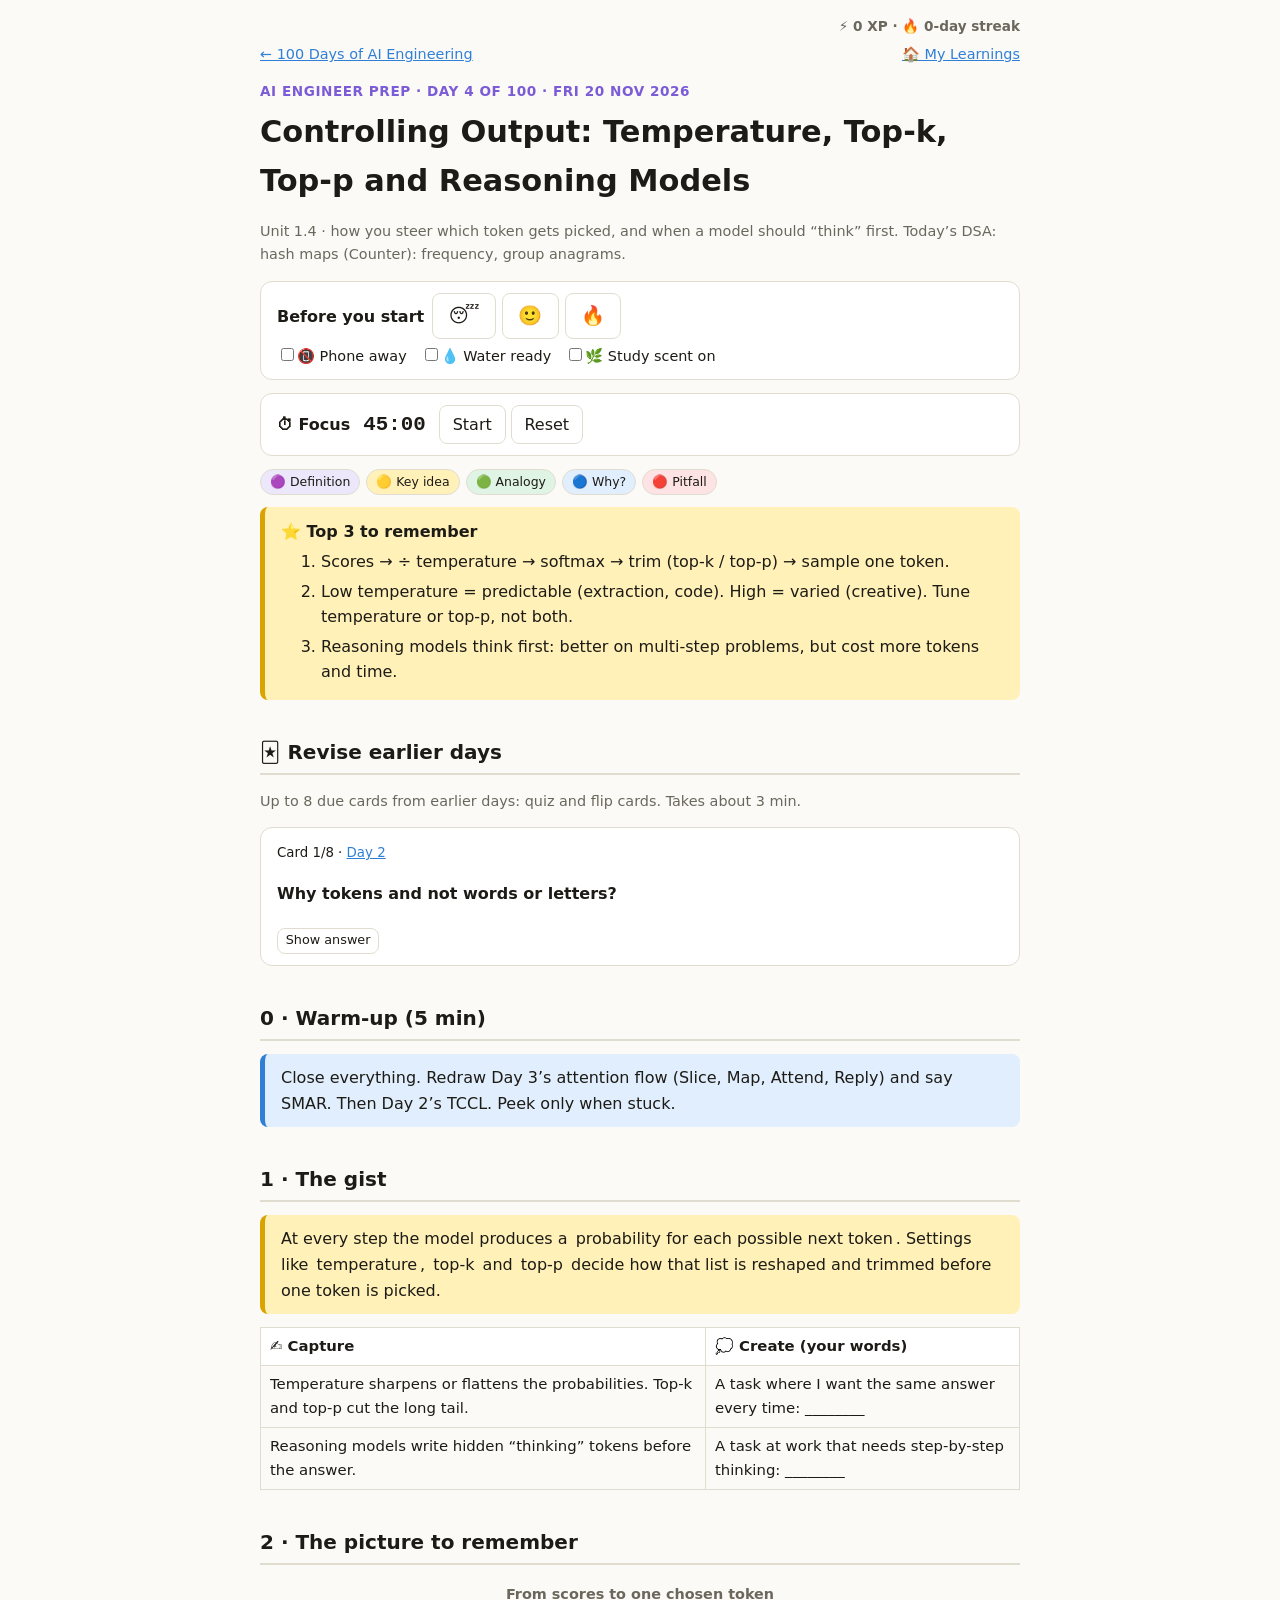
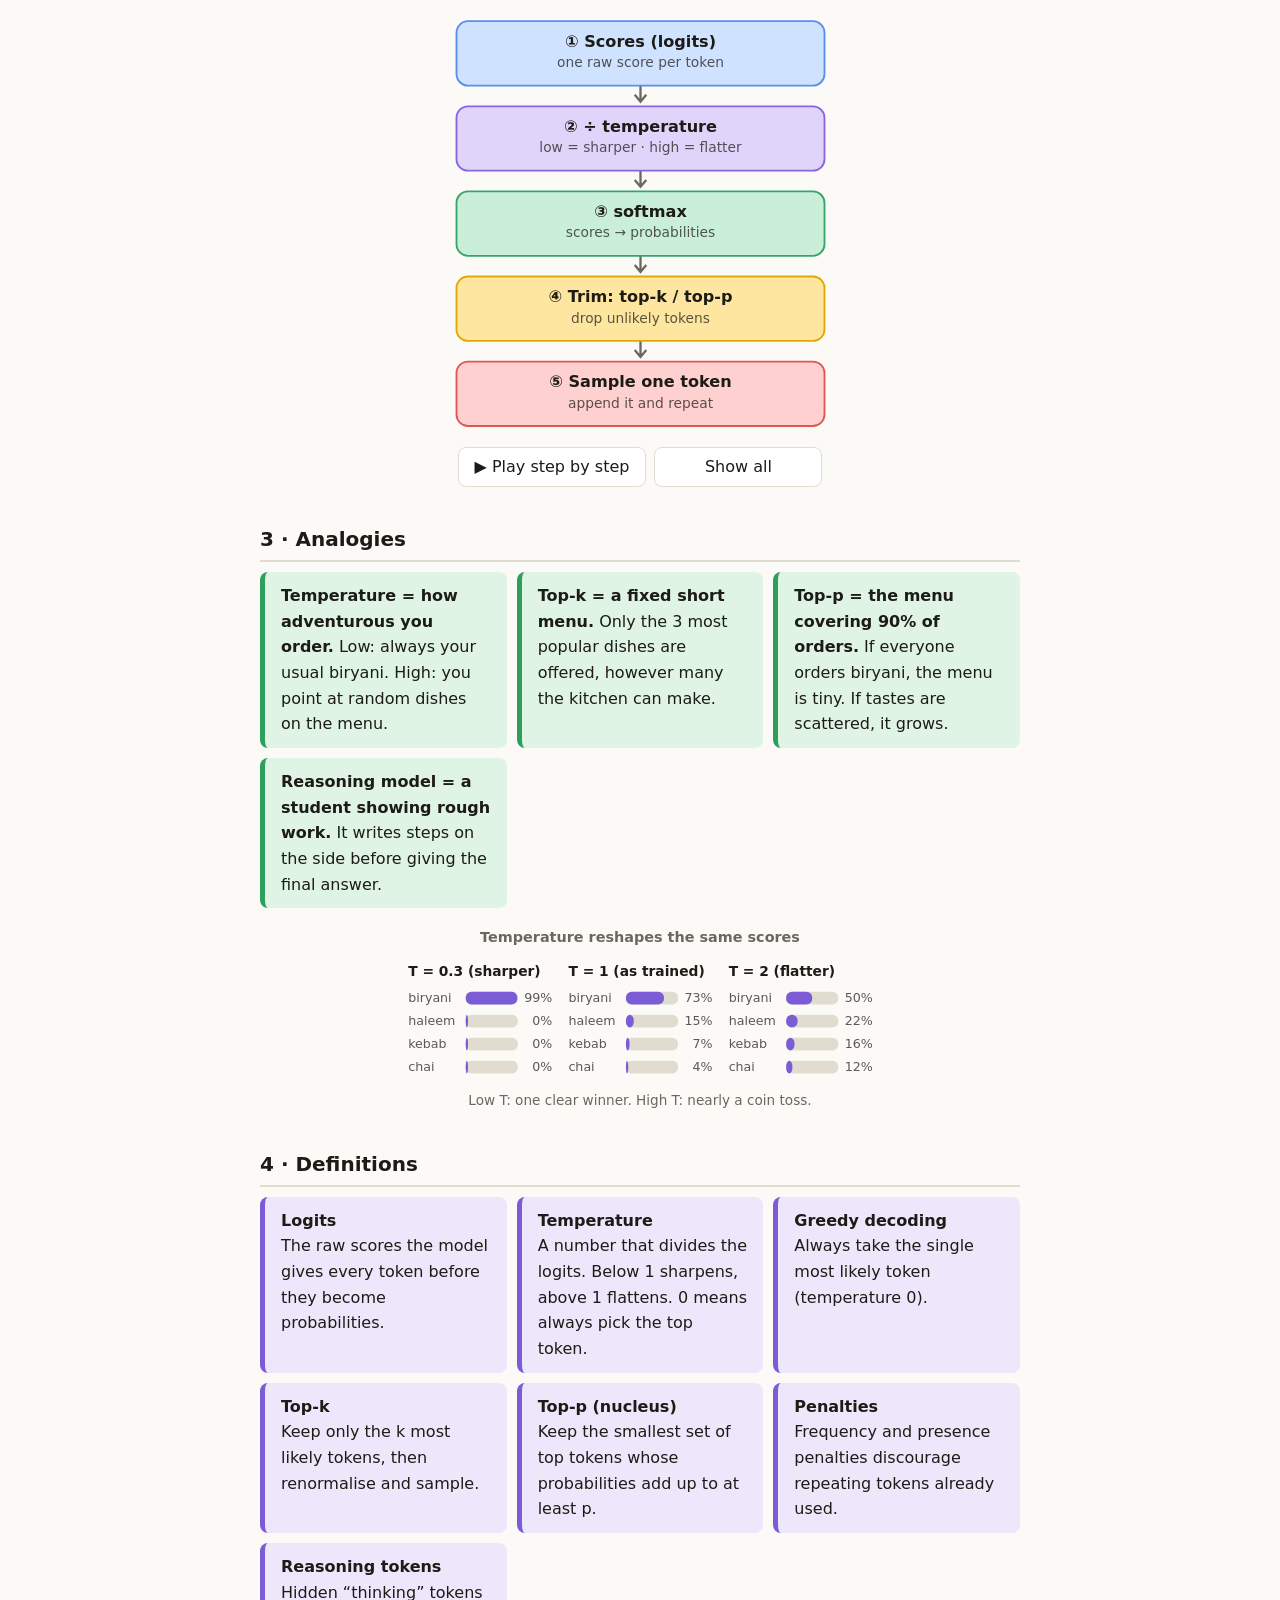
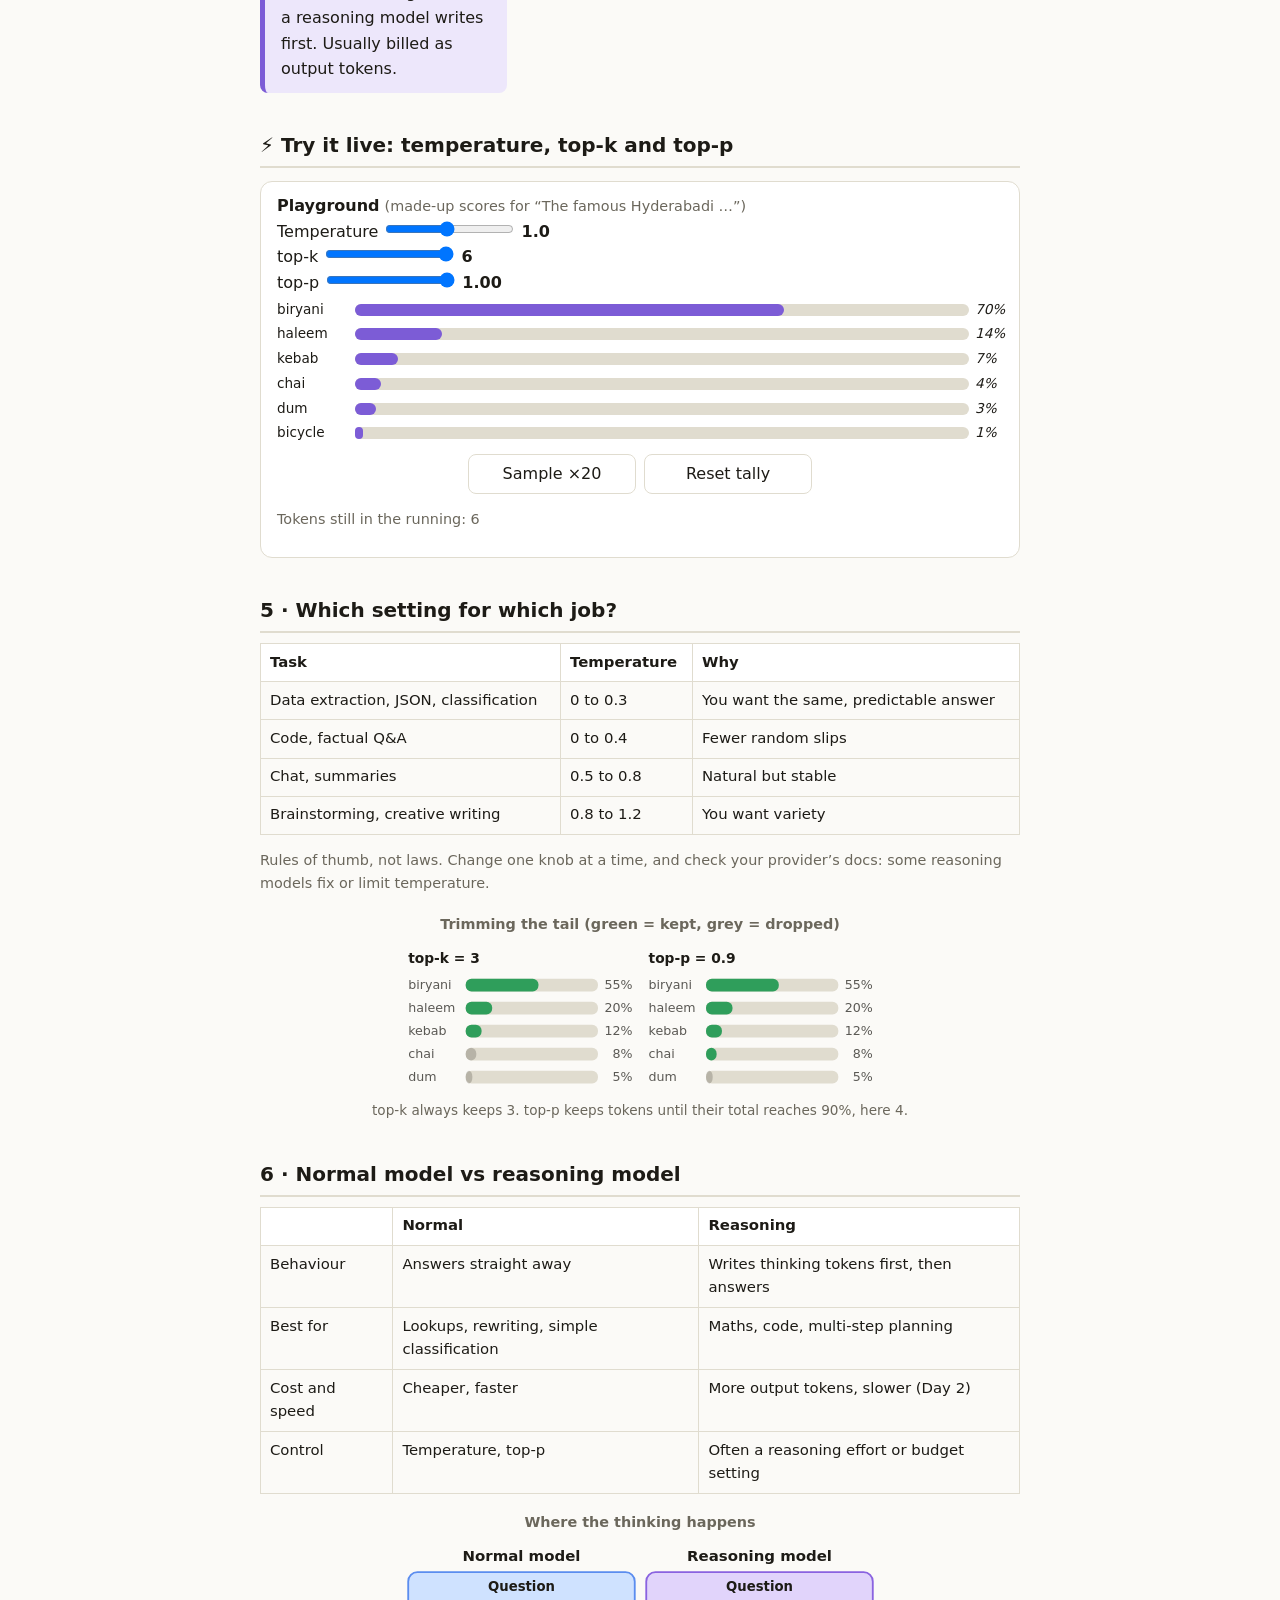
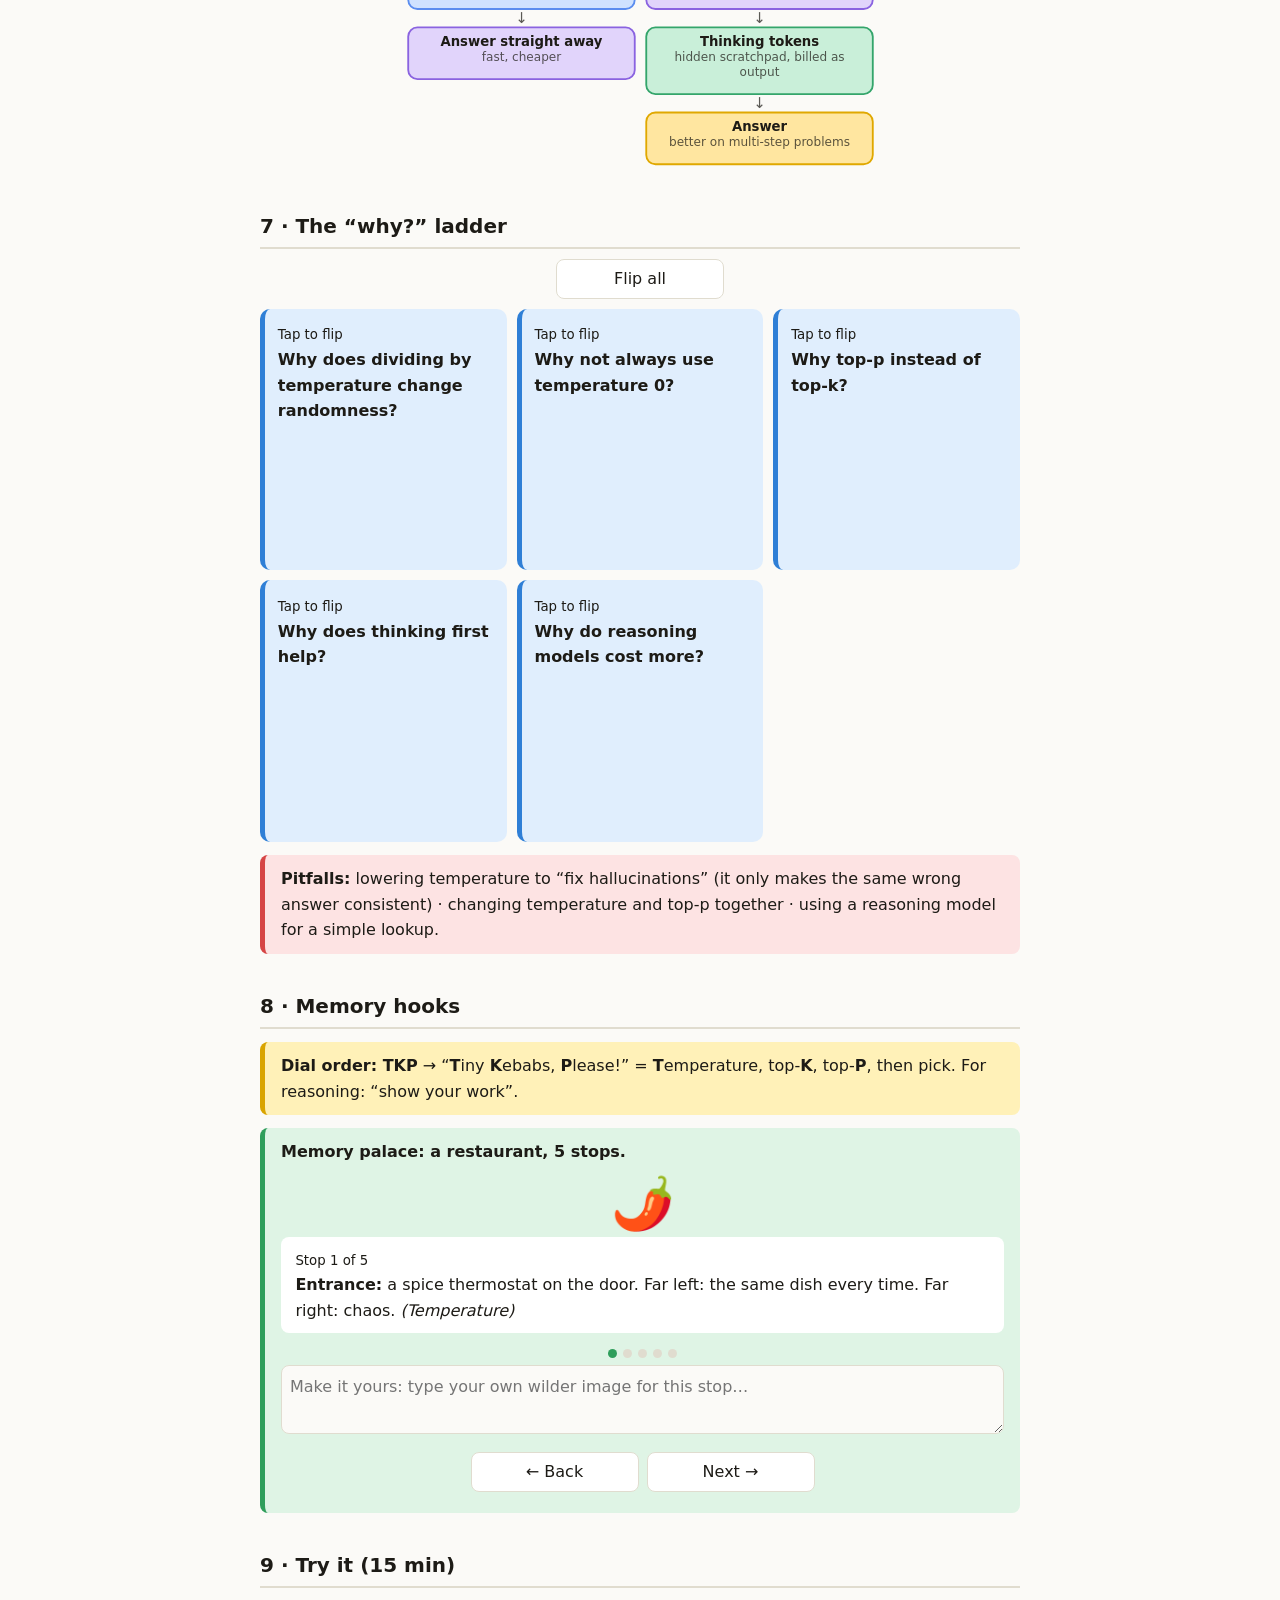
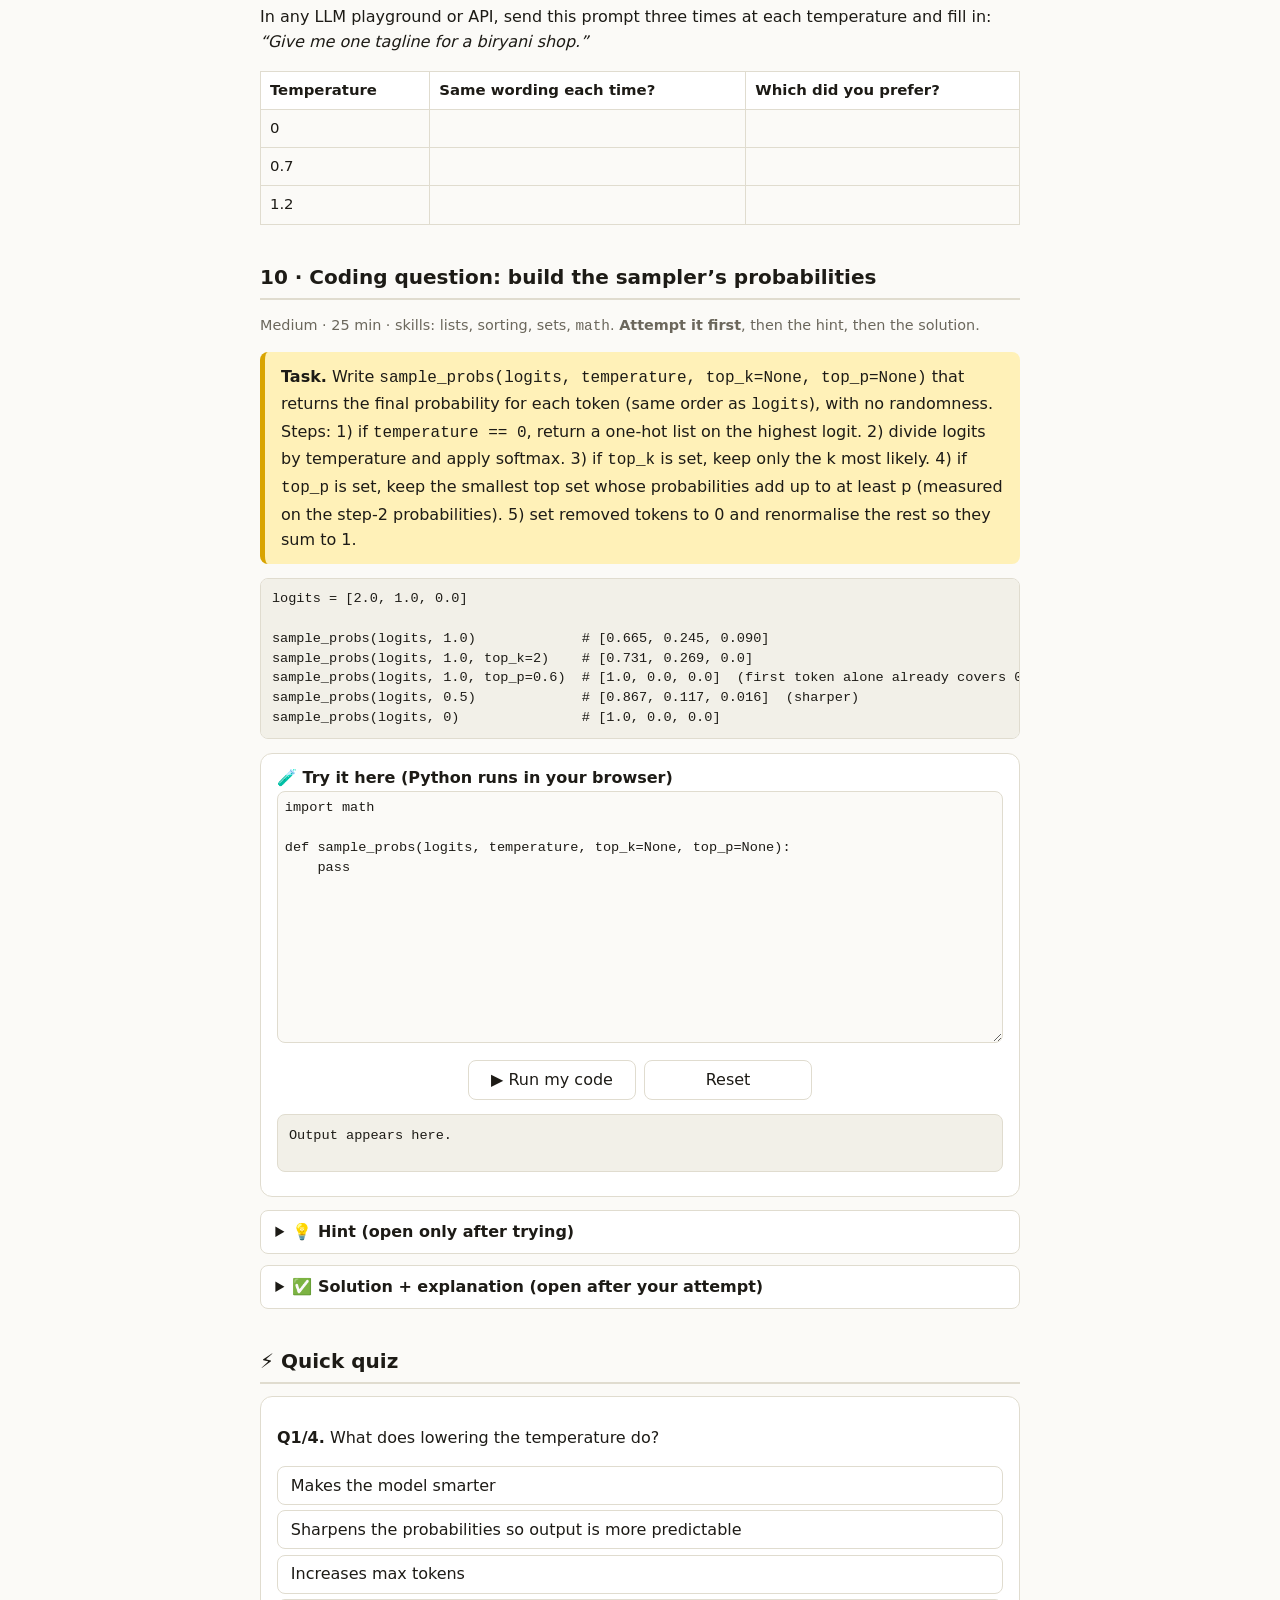
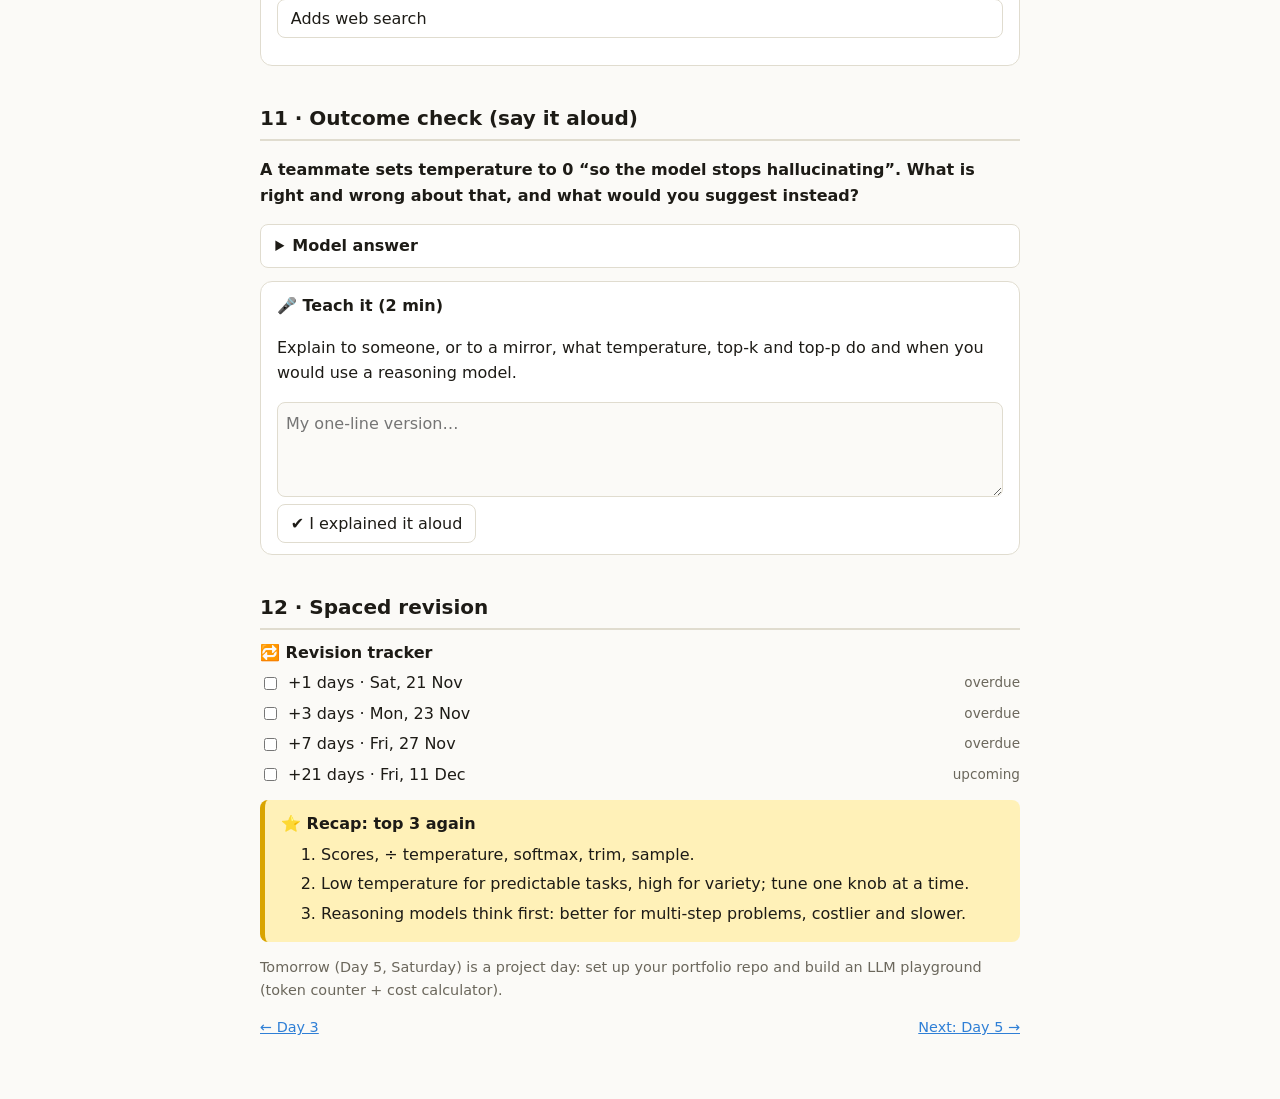
<file: 100-days-of-ai-engineering/day-004-controlling-output/index.html>
<!doctype html>
<html lang="en"><head><meta charset="utf-8">
<meta name="viewport" content="width=device-width, initial-scale=1, viewport-fit=cover">
<title>Day 4 · Controlling Output</title>
<link rel="stylesheet" href="../../assets/style.css"><script defer src="../../assets/app.js"></script></head><body data-day="d4" data-date="2026-11-20"><main>
<div class="nav"><a href="../">← 100 Days of AI Engineering</a><a href="../../">🏠 My Learnings</a></div>

<p class="tag">AI Engineer Prep · Day 4 of 100 · Fri 20 Nov 2026</p>
<h1>Controlling Output: Temperature, Top-k, Top-p and Reasoning Models</h1>
<p class="mut">Unit 1.4 · how you steer which token gets picked, and when a model should “think” first. Today’s DSA: hash maps (Counter): frequency, group anagrams.</p>
<div class="legend"><span style="background:var(--def)">🟣 Definition</span><span style="background:var(--key)">🟡 Key idea</span><span style="background:var(--ana)">🟢 Analogy</span><span style="background:var(--why)">🔵 Why?</span><span style="background:var(--warn)">🔴 Pitfall</span></div>

<div class="box key recap"><b>⭐ Top 3 to remember</b><ol><li>Scores → ÷ temperature → softmax → trim (top-k / top-p) → sample one token.</li><li>Low temperature = predictable (extraction, code). High = varied (creative). Tune temperature or top-p, not both.</li><li>Reasoning models think first: better on multi-step problems, but cost more tokens and time.</li></ol></div>

<h2>0 · Warm-up (5 min)</h2>
<div class="box why">Close everything. Redraw Day 3’s attention flow (Slice, Map, Attend, Reply) and say SMAR. Then Day 2’s TCCL. Peek only when stuck.</div>

<h2>1 · The gist</h2>
<div class="box key">At every step the model produces a <mark>probability for each possible next token</mark>. Settings like <mark>temperature</mark>, <mark>top-k</mark> and <mark>top-p</mark> decide how that list is reshaped and trimmed before one token is picked.</div>
<div class="scroll"><table>
<tr><th>✍️ Capture</th><th>💭 Create (your words)</th></tr>
<tr><td>Temperature sharpens or flattens the probabilities. Top-k and top-p cut the long tail.</td><td>A task where I want the same answer every time: ________</td></tr>
<tr><td>Reasoning models write hidden “thinking” tokens before the answer.</td><td>A task at work that needs step-by-step thinking: ________</td></tr>
</table></div>

<h2>2 · The picture to remember</h2>
<svg data-steps viewBox="0 0 370 470" role="img" aria-label="Flowchart: scores, divide by temperature, softmax, trim with top-k and top-p, sample one token">
<defs><marker id="a" markerWidth="9" markerHeight="9" refX="7" refY="4.5" orient="auto"><path d="M0 0L9 4.5L0 9z" fill="currentColor"/></marker></defs>
<g stroke="currentColor" stroke-width="2" fill="none" marker-end="url(#a)"><path d="M165 74V98"/><path d="M165 164V188"/><path d="M165 254V278"/><path d="M165 344V368"/></g>
<rect class="s1" x="30" y="10" width="270" height="64" rx="10"/><text x="165" y="36" text-anchor="middle" font-size="14" font-weight="700">① Scores (logits)</text><text x="165" y="58" text-anchor="middle" font-size="12">one raw score per possible token</text>
<rect class="s2" x="30" y="100" width="270" height="64" rx="10"/><text x="165" y="126" text-anchor="middle" font-size="14" font-weight="700">② ÷ temperature</text><text x="165" y="148" text-anchor="middle" font-size="12">low = sharper gaps · high = flatter</text>
<rect class="s3" x="30" y="190" width="270" height="64" rx="10"/><text x="165" y="216" text-anchor="middle" font-size="14" font-weight="700">③ softmax</text><text x="165" y="238" text-anchor="middle" font-size="12">scores → probabilities (sum to 100%)</text>
<rect class="s4" x="30" y="280" width="270" height="64" rx="10"/><text x="165" y="306" text-anchor="middle" font-size="14" font-weight="700">④ Trim: top-k / top-p</text><text x="165" y="328" text-anchor="middle" font-size="12">drop unlikely tokens, renormalise</text>
<rect class="s5" x="30" y="370" width="270" height="64" rx="10"/><text x="165" y="396" text-anchor="middle" font-size="14" font-weight="700">⑤ Sample one token</text><text x="165" y="418" text-anchor="middle" font-size="12">append it, repeat (Day 1’s loop)</text>
</svg>

<h2>3 · Analogies</h2>
<div class="grid">
<div class="box ana"><b>Temperature = how adventurous you order.</b> Low: always your usual biryani. High: you point at random dishes on the menu.</div>
<div class="box ana"><b>Top-k = a fixed short menu.</b> Only the 3 most popular dishes are offered, however many the kitchen can make.</div>
<div class="box ana"><b>Top-p = the menu covering 90% of orders.</b> If everyone orders biryani, the menu is tiny. If tastes are scattered, it grows.</div>
<div class="box ana"><b>Reasoning model = a student showing rough work.</b> It writes steps on the side before giving the final answer.</div>
</div>

<h2>4 · Definitions</h2>
<div class="grid">
<div class="box def"><b>Logits</b><br>The raw scores the model gives every token before they become probabilities.</div>
<div class="box def"><b>Temperature</b><br>A number that divides the logits. Below 1 sharpens, above 1 flattens. 0 means always pick the top token.</div>
<div class="box def"><b>Greedy decoding</b><br>Always take the single most likely token (temperature 0).</div>
<div class="box def"><b>Top-k</b><br>Keep only the k most likely tokens, then renormalise and sample.</div>
<div class="box def"><b>Top-p (nucleus)</b><br>Keep the smallest set of top tokens whose probabilities add up to at least p.</div>
<div class="box def"><b>Penalties</b><br>Frequency and presence penalties discourage repeating tokens already used.</div>
<div class="box def"><b>Reasoning tokens</b><br>Hidden “thinking” tokens a reasoning model writes first. Usually billed as output tokens.</div>
</div>

<h2>⚡ Try it live: temperature, top-k and top-p</h2>
<div class="demo" id="tp"><b>Playground</b> <span class="mut">(made-up scores for “The famous Hyderabadi …”)</span><br>
<label>Temperature <input id="tT" type="range" min="0.1" max="2" step="0.1" value="1"> <b id="vT">1.0</b></label><br>
<label>top-k <input id="tK" type="range" min="1" max="6" step="1" value="6"> <b id="vK">6</b></label><br>
<label>top-p <input id="tP" type="range" min="0.1" max="1" step="0.05" value="1"> <b id="vP">1.00</b></label>
<div id="tb"></div><div class="ctl"><button id="t20">Sample ×20</button><button id="t0">Reset tally</button></div><p id="tn" class="mut"></p></div>
<script>addEventListener('DOMContentLoaded',()=>{const $=ML.$,N=['biryani','haleem','kebab','chai','dum','bicycle'],LG=[3,1.4,.7,.2,0,-1];let tally=N.map(()=>0),tot=0,pr=[],kept=[];
const calc=()=>{const T=+$('#tT').value,k=+$('#tK').value,p=+$('#tP').value,s=LG.map(x=>x/T),m=Math.max(...s),e=s.map(x=>Math.exp(x-m)),z=e.reduce((a,b)=>a+b),q=e.map(x=>x/z),o=q.map((_,i)=>i).sort((a,b)=>q[b]-q[a]),top=new Set(o.slice(0,k)),nuc=new Set();let c=0;for(const i of o){nuc.add(i);c+=q[i];if(c>=p-1e-9)break}
 kept=o.filter(i=>top.has(i)&&nuc.has(i));const kz=kept.reduce((a,i)=>a+q[i],0);pr=q.map((x,i)=>kept.includes(i)?x/kz:0)};
const draw=()=>{calc();$('#vT').textContent=(+$('#tT').value).toFixed(1);$('#vK').textContent=$('#tK').value;$('#vP').textContent=(+$('#tP').value).toFixed(2);
 $('#tb').innerHTML=N.map((n,i)=>'<div class="br"><span>'+n+'</span><div><i style="width:'+pr[i]*100+'%"></i></div><em>'+Math.round(pr[i]*100)+'%</em></div>').join('');
 $('#tn').textContent='Tokens still in the running: '+kept.length+(tot?' · picks so far: '+N.map((n,i)=>tally[i]?n+' '+tally[i]:'').filter(Boolean).join(', '):'')};
['#tT','#tK','#tP'].forEach(s=>$(s).oninput=()=>{tally=N.map(()=>0);tot=0;draw();ML.award('tp-d4',3,'Playground used')});
$('#t20').onclick=()=>{for(let n=0;n<20;n++){let r=Math.random(),i=0;while(i<pr.length-1&&r>pr[i]){r-=pr[i];i++}tally[i]++;tot++}draw();ML.award('tp-d4',3,'Playground used')};
$('#t0').onclick=()=>{tally=N.map(()=>0);tot=0;draw()};draw()})</script>

<h2>5 · Which setting for which job?</h2>
<div class="scroll"><table>
<tr><th>Task</th><th>Temperature</th><th>Why</th></tr>
<tr><td>Data extraction, JSON, classification</td><td>0 to 0.3</td><td>You want the same, predictable answer</td></tr>
<tr><td>Code, factual Q&amp;A</td><td>0 to 0.4</td><td>Fewer random slips</td></tr>
<tr><td>Chat, summaries</td><td>0.5 to 0.8</td><td>Natural but stable</td></tr>
<tr><td>Brainstorming, creative writing</td><td>0.8 to 1.2</td><td>You want variety</td></tr>
</table></div>
<p class="mut">Rules of thumb, not laws. Change one knob at a time, and check your provider’s docs: some reasoning models fix or limit temperature.</p>

<h2>6 · Normal model vs reasoning model</h2>
<div class="scroll"><table>
<tr><th></th><th>Normal</th><th>Reasoning</th></tr>
<tr><td>Behaviour</td><td>Answers straight away</td><td>Writes thinking tokens first, then answers</td></tr>
<tr><td>Best for</td><td>Lookups, rewriting, simple classification</td><td>Maths, code, multi-step planning</td></tr>
<tr><td>Cost and speed</td><td>Cheaper, faster</td><td>More output tokens, slower (Day 2)</td></tr>
<tr><td>Control</td><td>Temperature, top-p</td><td>Often a reasoning effort or budget setting</td></tr>
</table></div>

<h2>7 · The “why?” ladder</h2>
<div data-flash>
<div class="box why"><b>Why does dividing by temperature change randomness?</b><br>Dividing shrinks the gaps between scores when T is above 1 and stretches them when T is below 1. Softmax then turns small gaps into flat odds and big gaps into a clear winner.</div>
<div class="box why"><b>Why not always use temperature 0?</b><br>It gives the most predictable output but can be dull and repetitive, and it still doesn’t guarantee identical results every run. For creative or varied tasks you want some randomness.</div>
<div class="box why"><b>Why top-p instead of top-k?</b><br>k is fixed whether the model is sure or confused. p adapts: few tokens survive when the model is confident, many when it isn’t.</div>
<div class="box why"><b>Why does thinking first help?</b><br>Every token written becomes input for the next one (Day 1’s loop). Writing intermediate steps gives the model a scratchpad and more computation before it commits to an answer.</div>
<div class="box why"><b>Why do reasoning models cost more?</b><br>The hidden thinking tokens are generated one by one and usually billed as output tokens, so you pay for them and wait for them.</div>
</div>
<div class="box warn"><b>Pitfalls:</b> lowering temperature to “fix hallucinations” (it only makes the same wrong answer consistent) · changing temperature and top-p together · using a reasoning model for a simple lookup.</div>

<h2>8 · Memory hooks</h2>
<div class="box key"><b>Dial order: TKP</b> → “<b>T</b>iny <b>K</b>ebabs, <b>P</b>lease!” = <b>T</b>emperature, top-<b>K</b>, top-<b>P</b>, then pick. For reasoning: “show your work”.</div>
<div class="box ana" data-palace data-e="🌶️,📜,🧂,🎲,📝"><b>Memory palace: a restaurant, 5 stops.</b>
<ol><li><b>Entrance:</b> a spice thermostat on the door. Far left: the same dish every time. Far right: chaos. <i>(Temperature)</i></li>
<li><b>Menu stand:</b> the menu is cut down to the top 3 dishes. <i>(Top-k)</i></li>
<li><b>Chef’s counter:</b> a chalk line keeps only the dishes that cover 90% of orders. <i>(Top-p)</i></li>
<li><b>Kitchen:</b> the chef rolls a die weighted toward biryani to pick the dish. <i>(Sampling)</i></li>
<li><b>Back office:</b> a student covers napkins with rough work before writing the final answer. <i>(Reasoning)</i></li></ol></div>

<h2>9 · Try it (15 min)</h2>
<p>In any LLM playground or API, send this prompt three times at each temperature and fill in: <i>“Give me one tagline for a biryani shop.”</i></p>
<div class="scroll"><table><tr><th>Temperature</th><th>Same wording each time?</th><th>Which did you prefer?</th></tr>
<tr><td>0</td><td>&nbsp;</td><td>&nbsp;</td></tr>
<tr><td>0.7</td><td>&nbsp;</td><td>&nbsp;</td></tr>
<tr><td>1.2</td><td>&nbsp;</td><td>&nbsp;</td></tr></table></div>

<h2>10 · Coding question: build the sampler’s probabilities</h2>
<p class="mut">Medium · 25 min · skills: lists, sorting, sets, <code>math</code>. <b>Attempt it first</b>, then the hint, then the solution.</p>
<div class="box key"><b>Task.</b> Write <code>sample_probs(logits, temperature, top_k=None, top_p=None)</code> that returns the final probability for each token (same order as <code>logits</code>), with no randomness. Steps: 1) if <code>temperature == 0</code>, return a one-hot list on the highest logit. 2) divide logits by temperature and apply softmax. 3) if <code>top_k</code> is set, keep only the k most likely. 4) if <code>top_p</code> is set, keep the smallest top set whose probabilities add up to at least p (measured on the step-2 probabilities). 5) set removed tokens to 0 and renormalise the rest so they sum to 1.</div>
<pre><code>logits = [2.0, 1.0, 0.0]

sample_probs(logits, 1.0)             # [0.665, 0.245, 0.090]
sample_probs(logits, 1.0, top_k=2)    # [0.731, 0.269, 0.0]
sample_probs(logits, 1.0, top_p=0.6)  # [1.0, 0.0, 0.0]  (first token alone already covers 0.665)
sample_probs(logits, 0.5)             # [0.867, 0.117, 0.016]  (sharper)
sample_probs(logits, 0)               # [1.0, 0.0, 0.0]</code></pre>
<div data-run><script type="text/plain" class="starter">import math

def sample_probs(logits, temperature, top_k=None, top_p=None):
    pass</script><script type="text/plain" class="tests">p = sample_probs([2.0, 1.0, 0.0], 1.0)
assert abs(p[0] - 0.6652) < 1e-3 and abs(sum(p) - 1) < 1e-9, "plain softmax at T=1"
p = sample_probs([2.0, 1.0, 0.0], 1.0, top_k=2)
assert abs(p[0] - 0.7311) < 1e-3 and p[2] == 0, "top_k=2 keeps two tokens"
p = sample_probs([2.0, 1.0, 0.0], 1.0, top_p=0.6)
assert p == [1.0, 0.0, 0.0], "top_p=0.6 keeps only the first token"
p = sample_probs([2.0, 1.0, 0.0], 0.5)
assert abs(p[0] - 0.8668) < 1e-3, "lower temperature sharpens"
p = sample_probs([2.0, 1.0, 0.0], 0)
assert p == [1.0, 0.0, 0.0], "temperature 0 is one-hot"</script></div>
<details><summary>💡 Hint (open only after trying)</summary>Get <code>order = sorted(range(n), key=lambda i: probs[i], reverse=True)</code>. Keep a set of indices to <code>keep</code>: start with everything, intersect with <code>order[:top_k]</code>, then walk <code>order</code> adding probabilities until the running total reaches <code>top_p</code> and intersect with that set. Finally divide each kept probability by the kept total.</details>
<details><summary>✅ Solution + explanation (open after your attempt)</summary>
<pre><code>import math

def sample_probs(logits, temperature, top_k=None, top_p=None):
    n = len(logits)
    if temperature == 0:
        i = logits.index(max(logits))
        return [1.0 if j == i else 0.0 for j in range(n)]
    scaled = [x / temperature for x in logits]
    m = max(scaled)
    exps = [math.exp(x - m) for x in scaled]
    total = sum(exps)
    probs = [e / total for e in exps]
    order = sorted(range(n), key=lambda i: probs[i], reverse=True)
    keep = set(order)
    if top_k is not None:
        keep &= set(order[:top_k])
    if top_p is not None:
        cum, nucleus = 0.0, set()
        for i in order:
            nucleus.add(i)
            cum += probs[i]
            if cum &gt;= top_p:
                break
        keep &amp;= nucleus
    kept_total = sum(probs[i] for i in keep)
    return [probs[i] / kept_total if i in keep else 0.0 for i in range(n)]</code></pre>
<b>How it works</b>
<ol>
<li><b>Temperature 0</b> is a special case: dividing by zero is impossible, and the answer is simply the top token (greedy decoding).</li>
<li><b>Divide by temperature, then softmax.</b> Subtracting the max first avoids overflow without changing the result.</li>
<li><b>Sort indices by probability</b> so “top” means highest, while still remembering each token’s original position.</li>
<li><b>Top-k</b> keeps the first k indices. <b>Top-p</b> adds tokens from the top until the running total reaches p, including the one that crosses the line, so at least one token always survives.</li>
<li><b>Intersect the two sets</b> when both are given, then <b>renormalise</b> so the survivors sum to 1. Removed tokens get exactly 0 and can never be sampled.</li>
<li><b>Cost:</b> sorting makes it O(n log n) in the vocabulary size. Real libraries do the same thing by setting removed logits to minus infinity.</li>
</ol>
<div class="box why"><b>How does this become one token?</b> Draw a random number and walk the probabilities until the running total passes it (the “Sample ×20” button above does exactly this).</div>
</details>

<h2>⚡ Quick quiz</h2>
<div class="quiz" data-q='[{"q":"What does lowering the temperature do?","o":["Makes the model smarter","Sharpens the probabilities so output is more predictable","Increases max tokens","Adds web search"],"a":1,"e":"Dividing by a small T widens score gaps, so the top token dominates."},{"q":"What does top-p = 0.9 mean?","o":["Keep 90% of all tokens","Keep tokens with probability above 0.9","Keep the smallest set of top tokens whose probabilities add up to at least 0.9","Sample 90% of the time"],"a":2,"e":"It is the nucleus: the smallest top set reaching 90% total probability."},{"q":"Which setting suits extracting data into JSON?","o":["Temperature 1.5","Low temperature (0 to 0.3)","Top-k = 100","No limit on tokens"],"a":1,"e":"You want predictable, repeatable output."},{"q":"Why are reasoning models slower and pricier?","o":["They use a bigger window","They write extra thinking tokens before answering","They ignore the prompt","They always use temperature 2"],"a":1,"e":"Thinking tokens are generated one by one and usually billed as output."}]'></div>

<h2>11 · Outcome check (say it aloud)</h2>
<p><b>A teammate sets temperature to 0 “so the model stops hallucinating”. What is right and wrong about that, and what would you suggest instead?</b></p>
<details><summary>Model answer</summary>Temperature 0 makes output more predictable, so the same answer comes back each time, but it doesn’t make facts true: a wrong answer just becomes consistently wrong, and even temperature 0 isn’t a guarantee of identical runs. To reduce hallucinations, ground the model with retrieved sources (RAG), ask it to cite them, and verify outputs. Keep low temperature for tasks like extraction where you want consistency.</details>
<div data-teach data-prompt="Explain to someone, or to a mirror, what temperature, top-k and top-p do and when you would use a reasoning model."></div>

<h2>12 · Spaced revision</h2>
<div data-rev></div>
<div class="box key recap"><b>⭐ Recap: top 3 again</b><ol><li>Scores, ÷ temperature, softmax, trim, sample.</li><li>Low temperature for predictable tasks, high for variety; tune one knob at a time.</li><li>Reasoning models think first: better for multi-step problems, costlier and slower.</li></ol></div>
<p class="mut">Tomorrow (Day 5, Saturday) is a project day: set up your portfolio repo and build an LLM playground (token counter + cost calculator).</p>
<div class="nav"><a href="../day-003-multimodal-and-attention/">← Day 3</a><span class="mut">Next day coming soon</span></div>
</main></body></html>
</file>
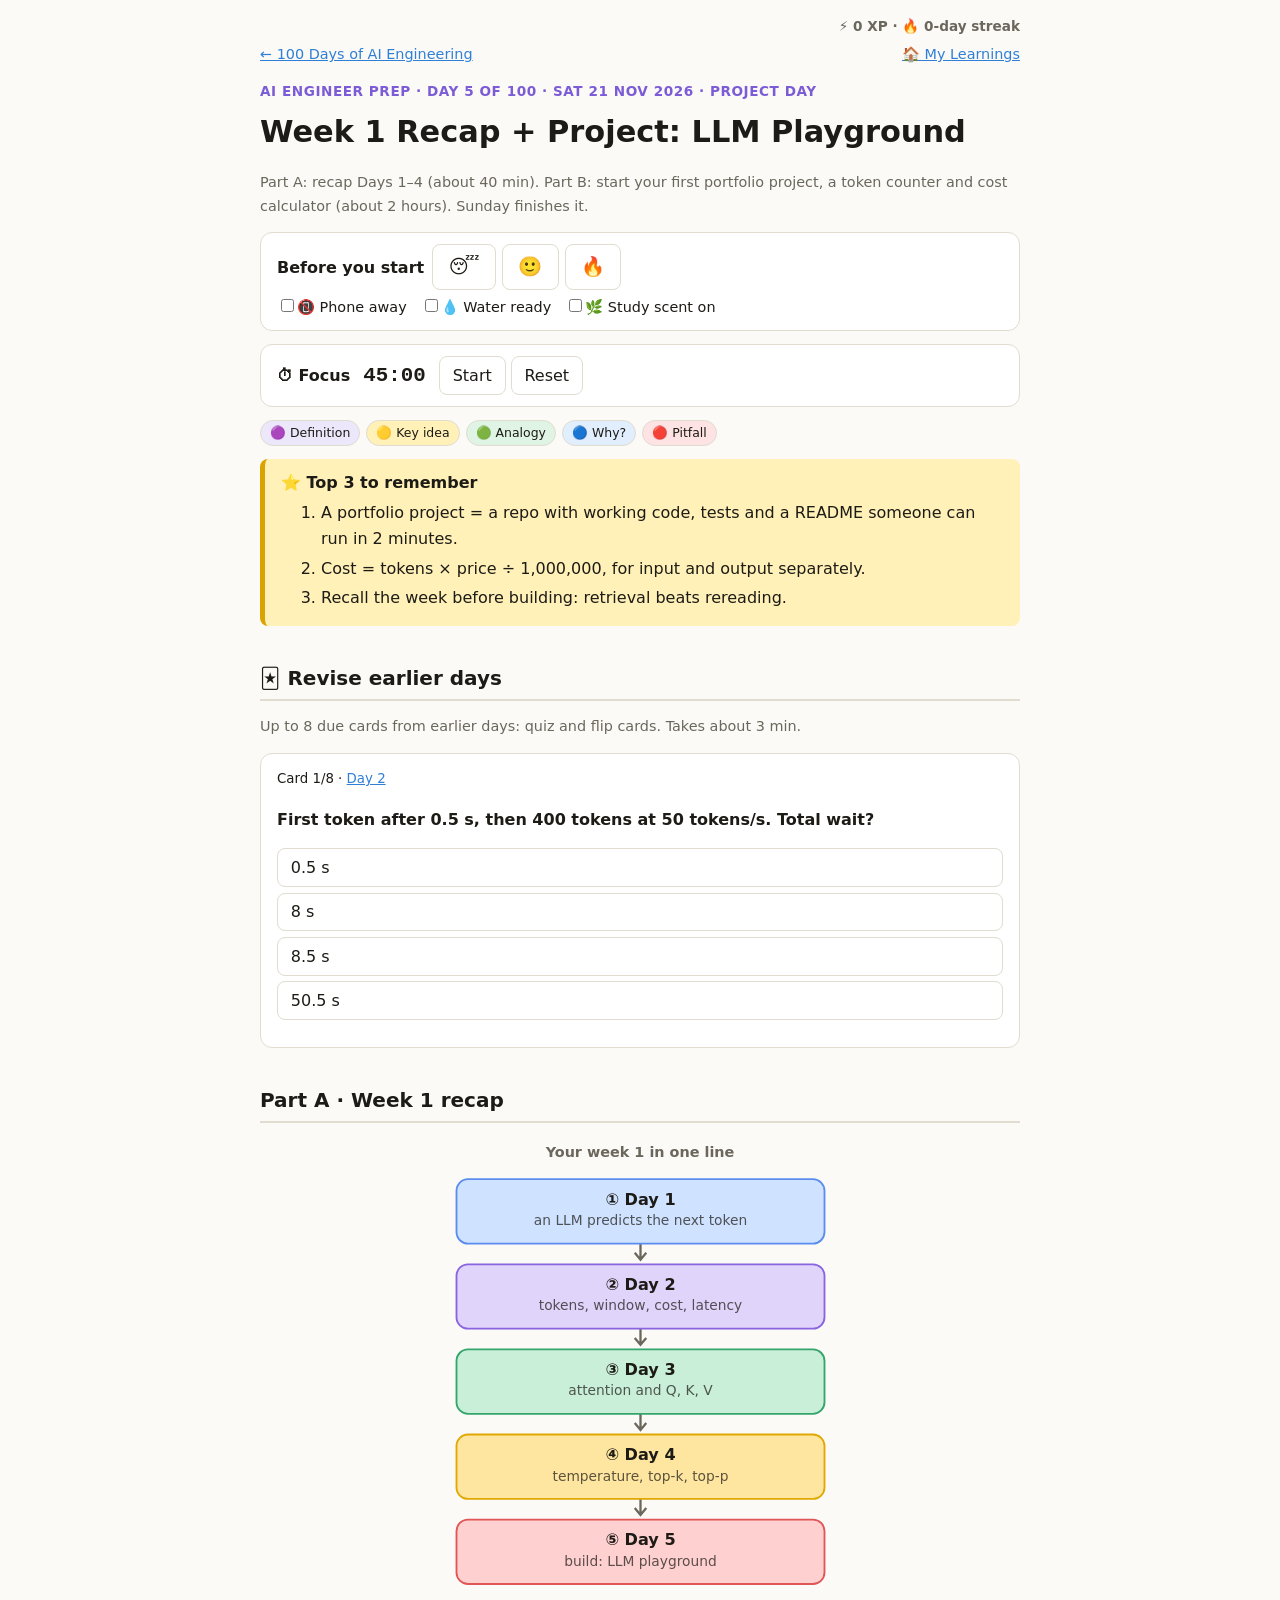
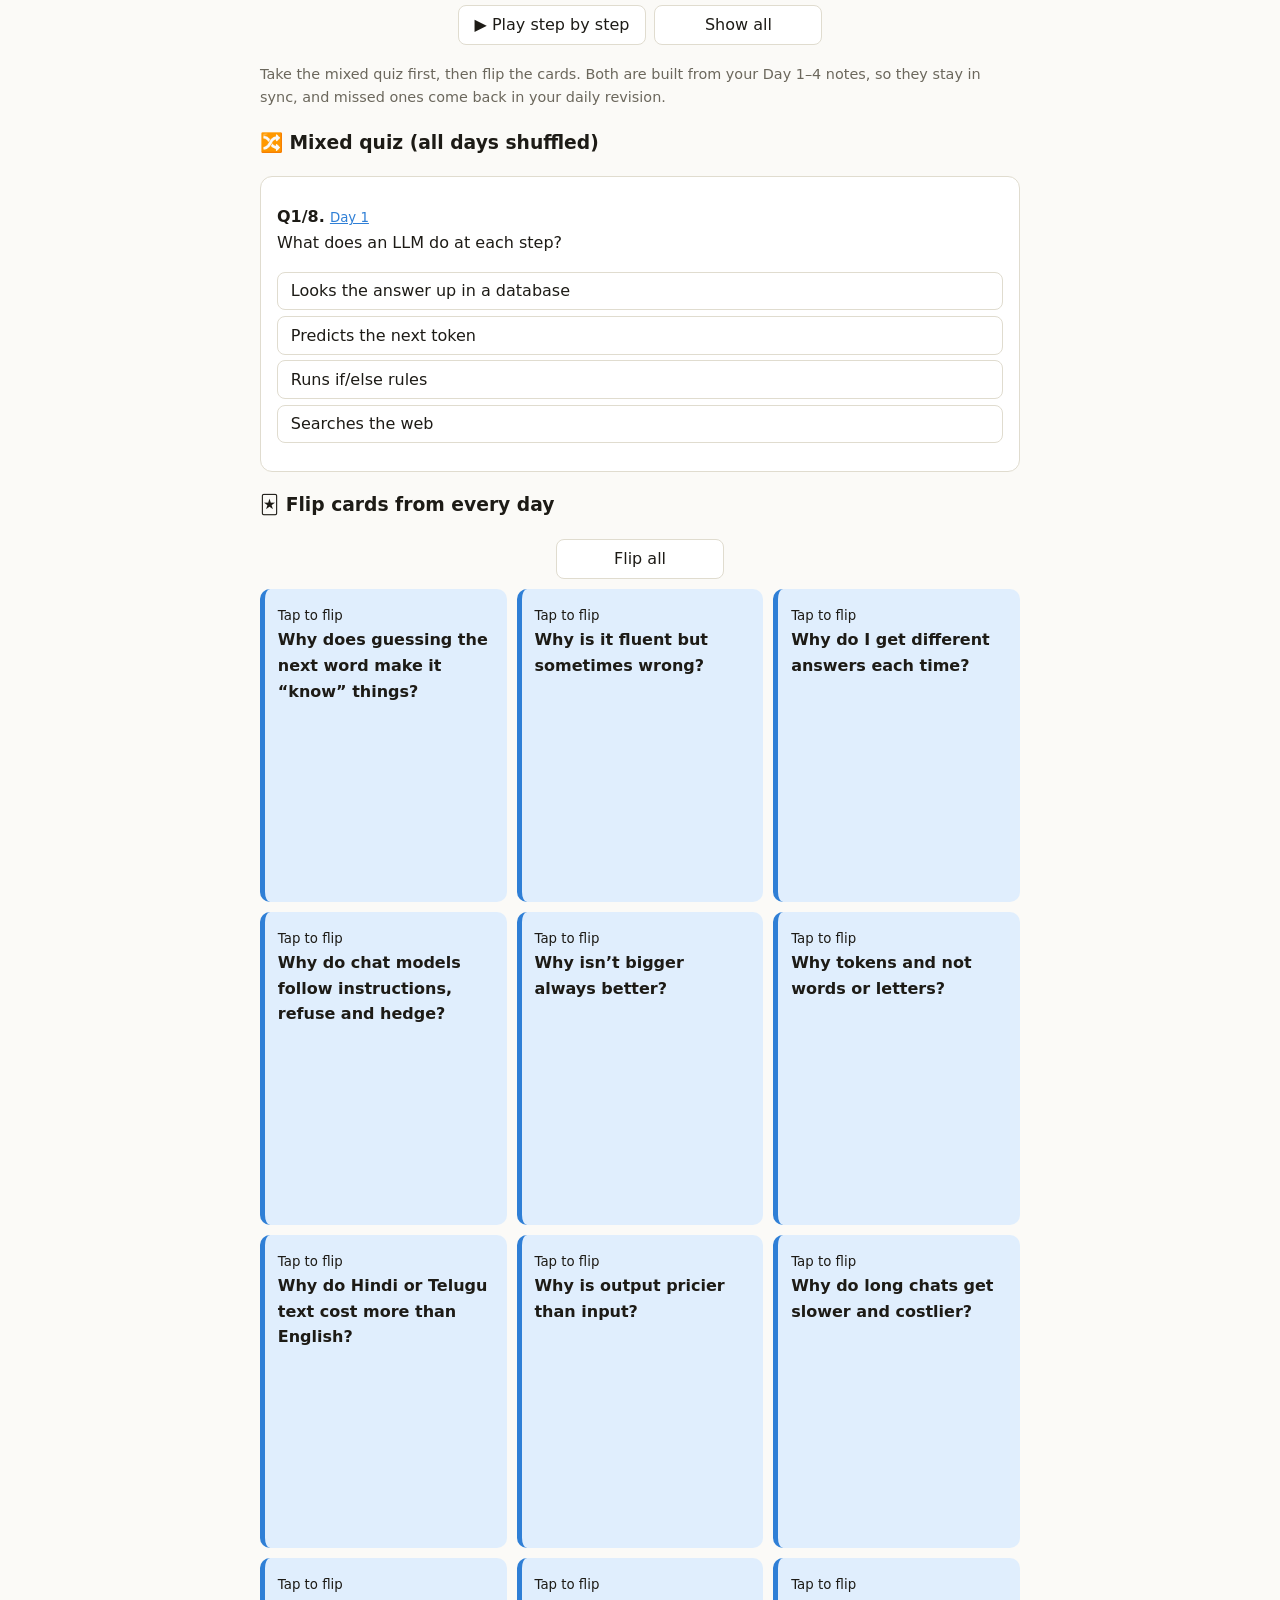
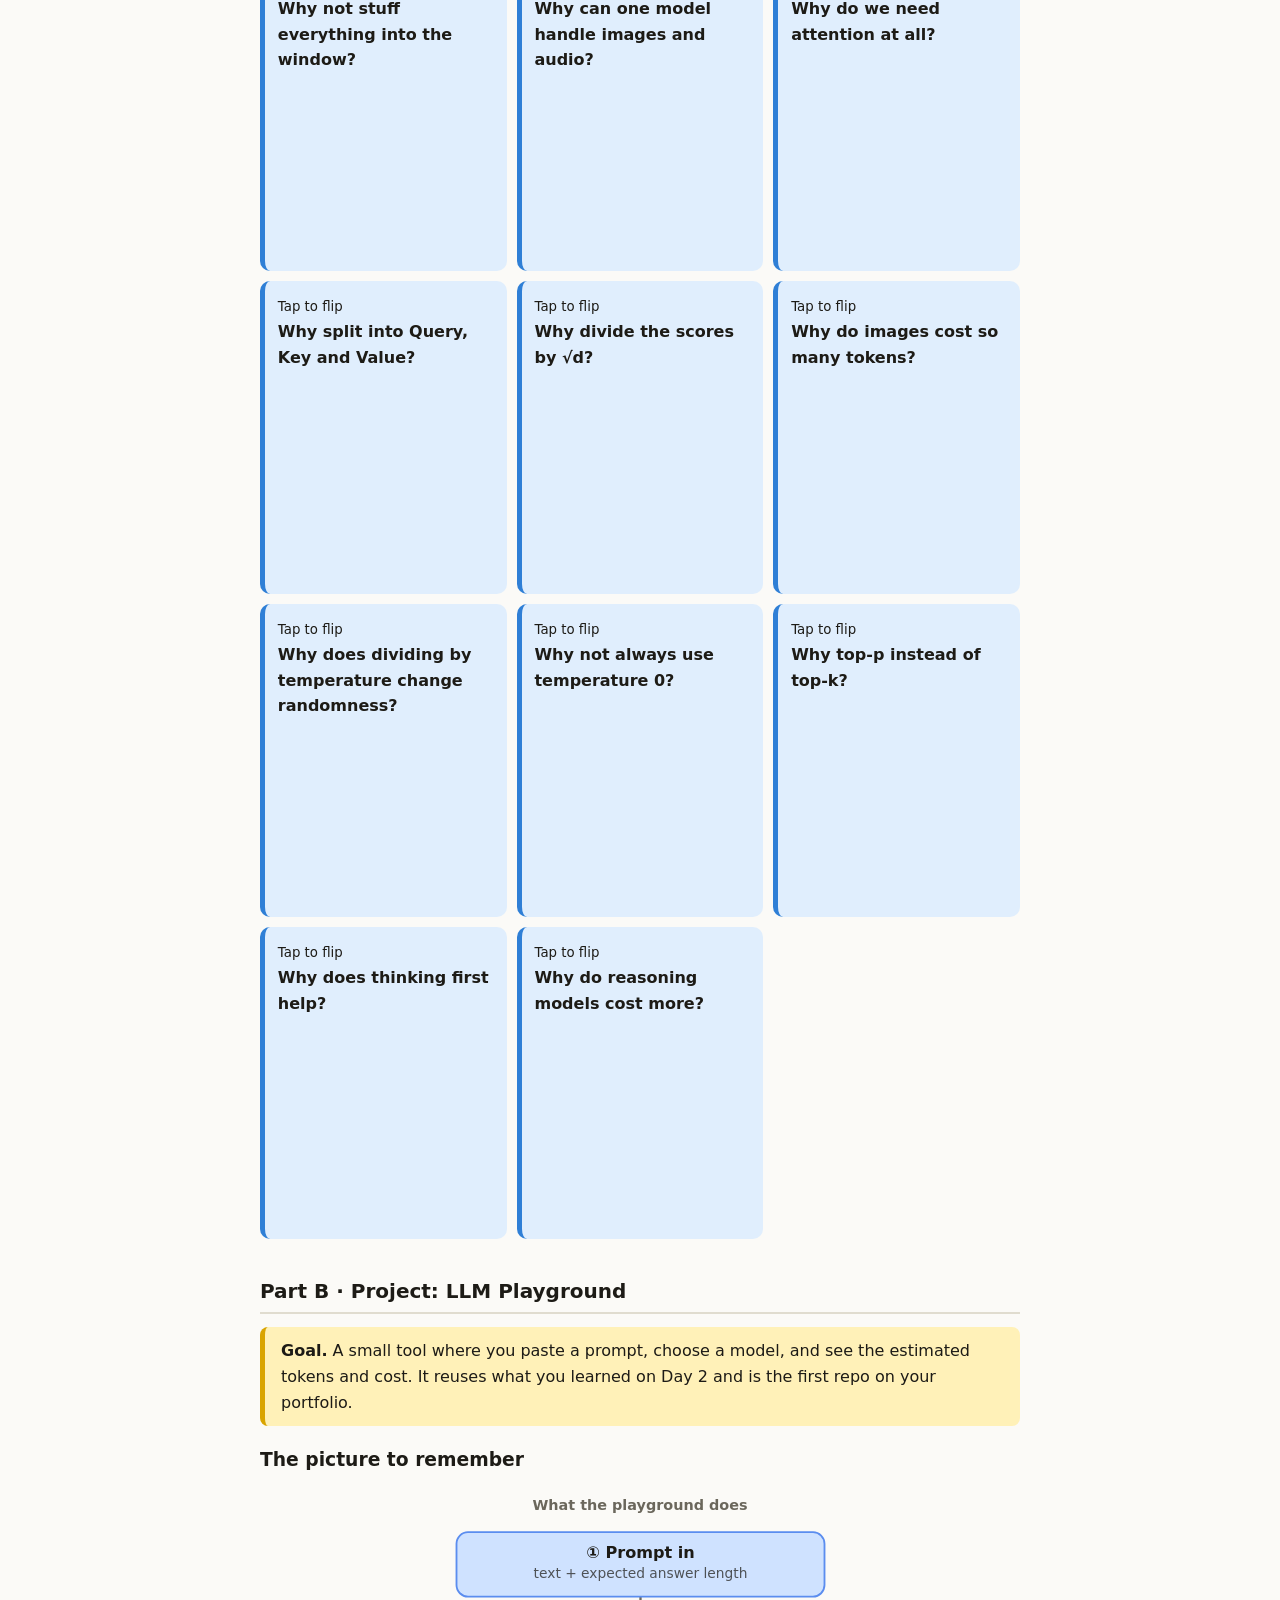
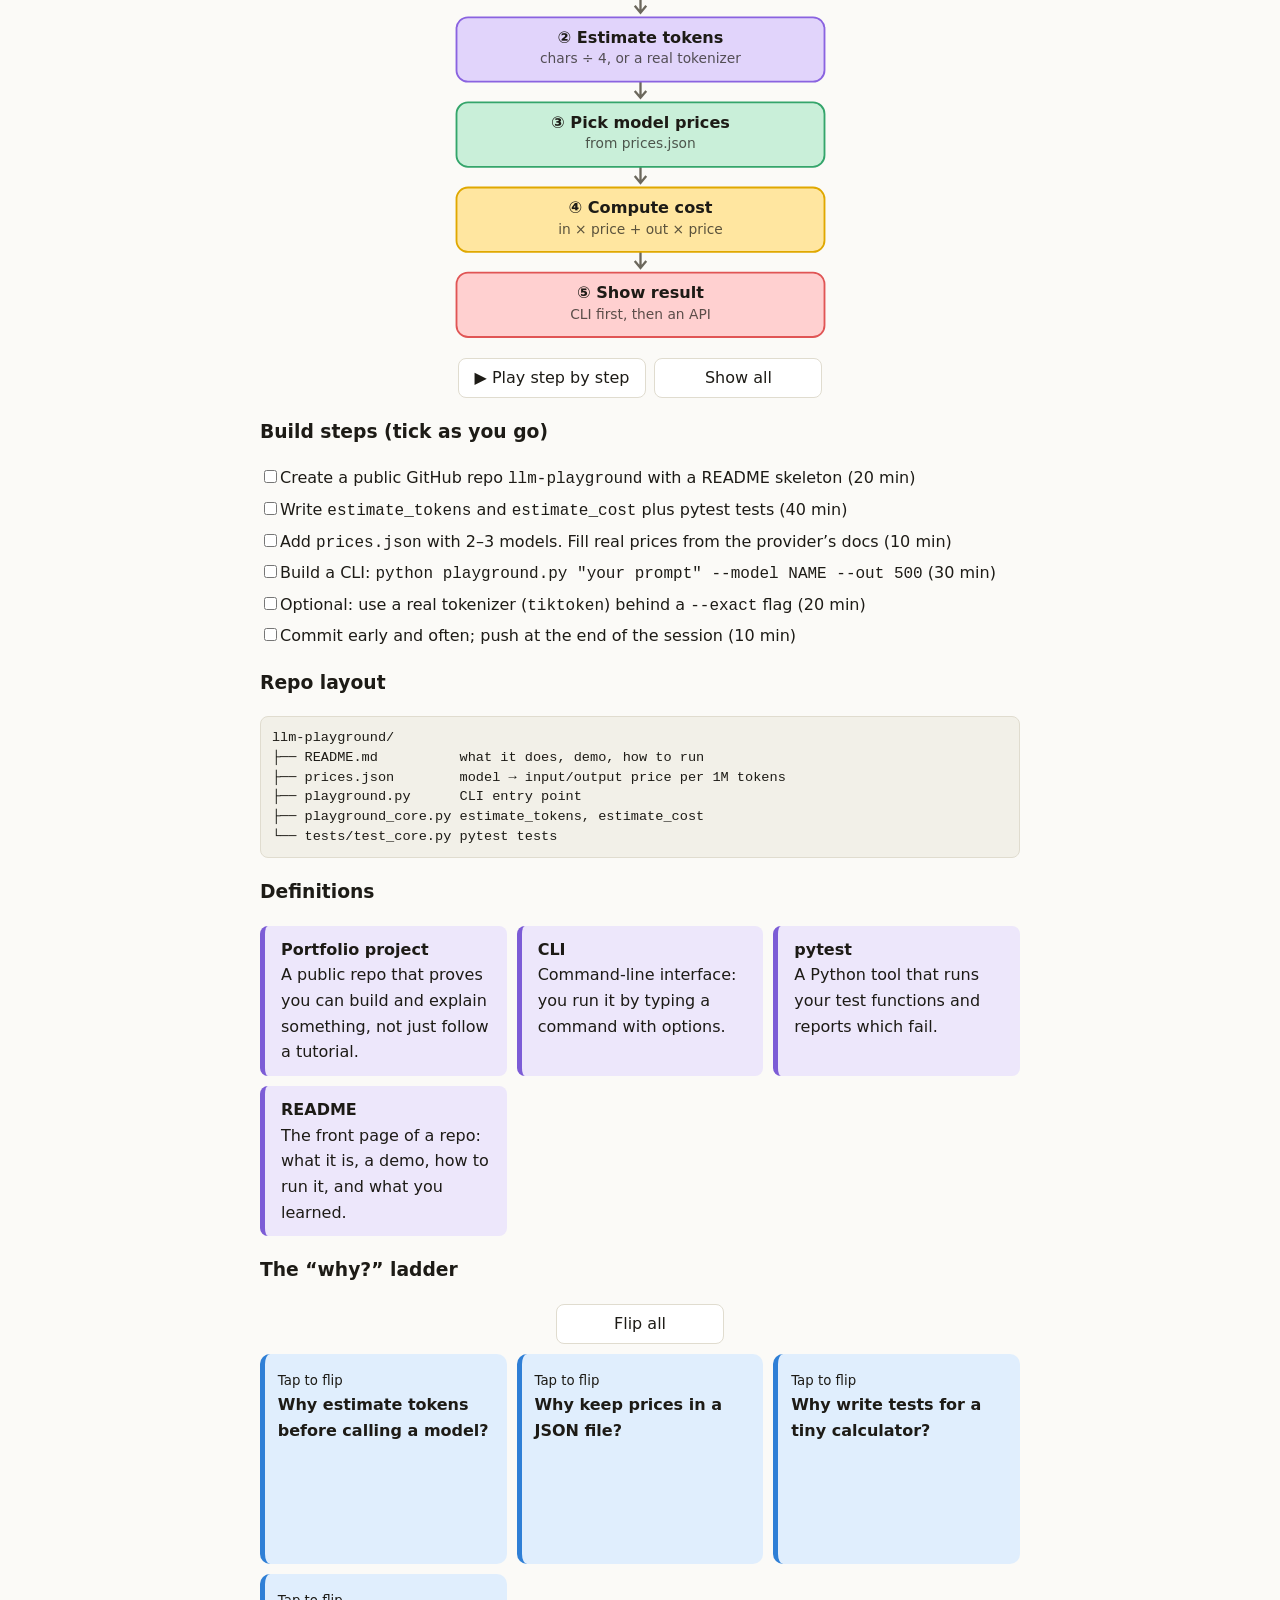
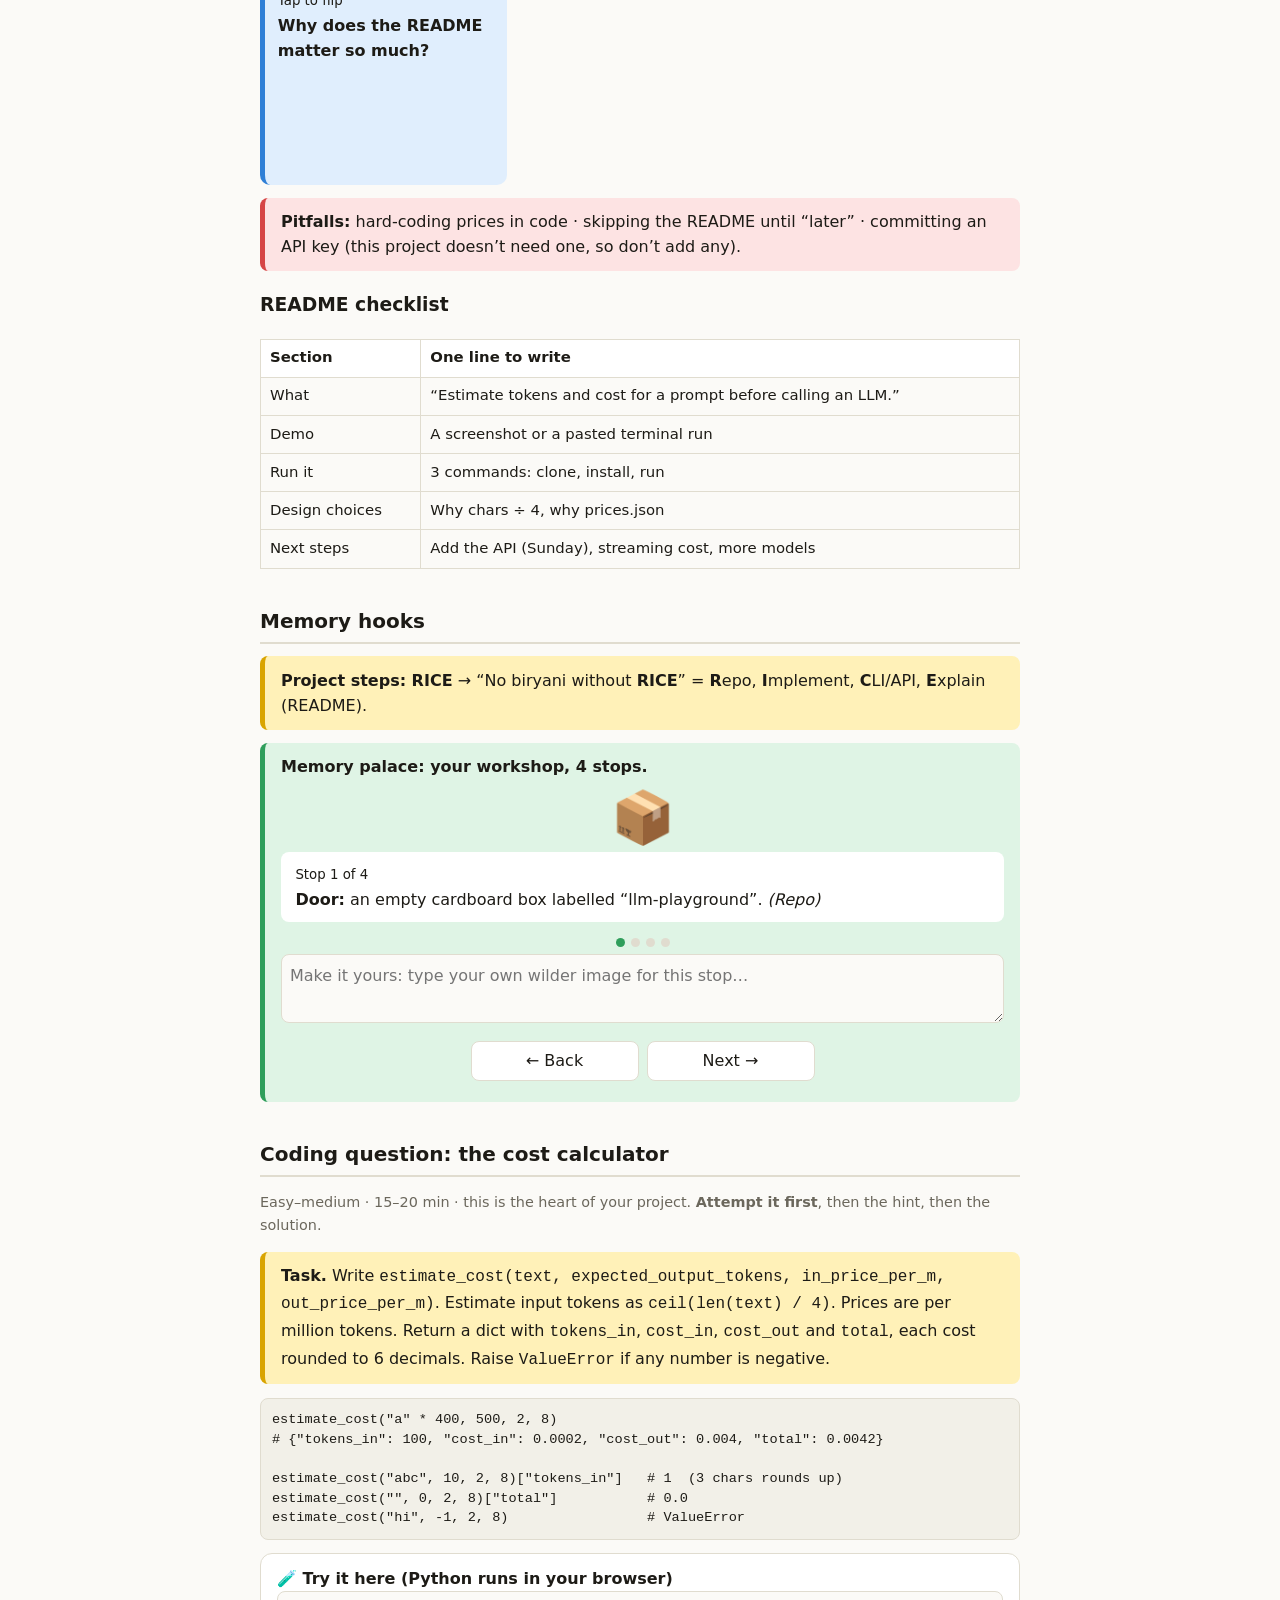
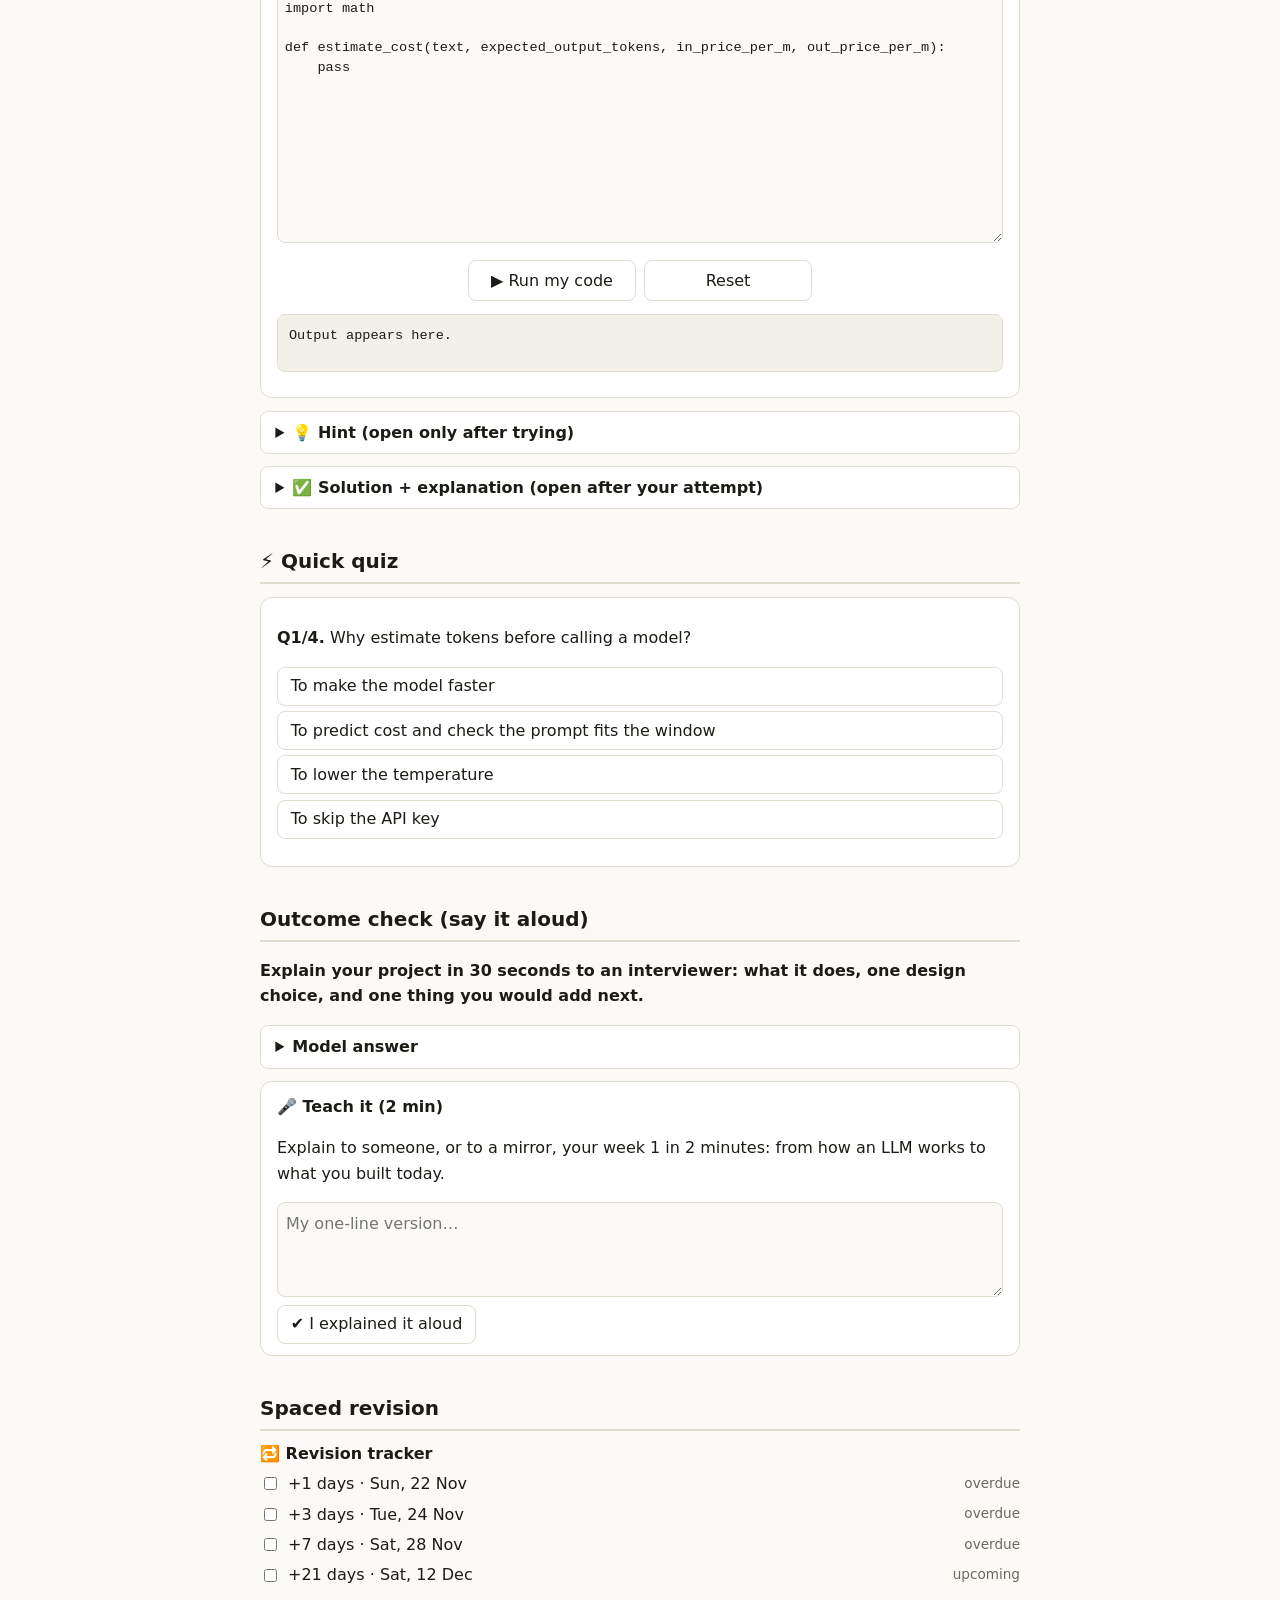
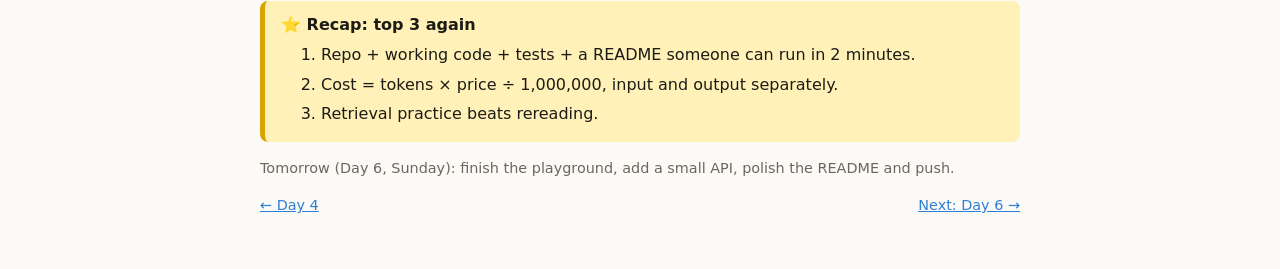
<file: 100-days-of-ai-engineering/day-005-project-llm-playground/index.html>
<!doctype html>
<html lang="en"><head><meta charset="utf-8">
<meta name="viewport" content="width=device-width, initial-scale=1, viewport-fit=cover">
<title>Day 5 · Week 1 Recap and LLM Playground</title>
<link rel="stylesheet" href="../../assets/style.css"><script src="../../assets/days.js"></script><script defer src="../../assets/app.js"></script></head><body data-day="d5" data-date="2026-11-21"><main>
<div class="nav"><a href="../">← 100 Days of AI Engineering</a><a href="../../">🏠 My Learnings</a></div>

<p class="tag">AI Engineer Prep · Day 5 of 100 · Sat 21 Nov 2026 · Project day</p>
<h1>Week 1 Recap + Project: LLM Playground</h1>
<p class="mut">Part A: recap Days 1–4 (about 40 min). Part B: start your first portfolio project, a token counter and cost calculator (about 2 hours). Sunday finishes it.</p>
<div class="legend"><span style="background:var(--def)">🟣 Definition</span><span style="background:var(--key)">🟡 Key idea</span><span style="background:var(--ana)">🟢 Analogy</span><span style="background:var(--why)">🔵 Why?</span><span style="background:var(--warn)">🔴 Pitfall</span></div>

<div class="box key recap"><b>⭐ Top 3 to remember</b><ol><li>A portfolio project = a repo with working code, tests and a README someone can run in 2 minutes.</li><li>Cost = tokens × price ÷ 1,000,000, for input and output separately.</li><li>Recall the week before building: retrieval beats rereading.</li></ol></div>

<h2>Part A · Week 1 recap</h2>
<p class="mut">Take the mixed quiz first, then flip the cards. Both are built from your Day 1–4 notes, so they stay in sync, and missed ones come back in your daily revision.</p>
<div data-recap data-from="2026-11-17" data-to="2026-11-20" data-n="8"></div>

<h2>Part B · Project: LLM Playground</h2>
<div class="box key"><b>Goal.</b> A small tool where you paste a prompt, choose a model, and see the estimated tokens and cost. It reuses what you learned on Day 2 and is the first repo on your portfolio.</div>

<h3>The picture to remember</h3>
<svg data-steps viewBox="0 0 370 470" role="img" aria-label="Flowchart: prompt in, estimate tokens, pick model prices, compute cost, show result">
<defs><marker id="a" markerWidth="9" markerHeight="9" refX="7" refY="4.5" orient="auto"><path d="M0 0L9 4.5L0 9z" fill="currentColor"/></marker></defs>
<g stroke="currentColor" stroke-width="2" fill="none" marker-end="url(#a)"><path d="M165 74V98"/><path d="M165 164V188"/><path d="M165 254V278"/><path d="M165 344V368"/></g>
<rect class="s1" x="30" y="10" width="270" height="64" rx="10"/><text x="165" y="36" text-anchor="middle" font-size="14" font-weight="700">① Prompt in</text><text x="165" y="58" text-anchor="middle" font-size="12">text + expected answer length</text>
<rect class="s2" x="30" y="100" width="270" height="64" rx="10"/><text x="165" y="126" text-anchor="middle" font-size="14" font-weight="700">② Estimate tokens</text><text x="165" y="148" text-anchor="middle" font-size="12">chars ÷ 4, or a real tokenizer</text>
<rect class="s3" x="30" y="190" width="270" height="64" rx="10"/><text x="165" y="216" text-anchor="middle" font-size="14" font-weight="700">③ Pick model prices</text><text x="165" y="238" text-anchor="middle" font-size="12">from a prices.json you maintain</text>
<rect class="s4" x="30" y="280" width="270" height="64" rx="10"/><text x="165" y="306" text-anchor="middle" font-size="14" font-weight="700">④ Compute cost</text><text x="165" y="328" text-anchor="middle" font-size="12">in × price + out × price</text>
<rect class="s5" x="30" y="370" width="270" height="64" rx="10"/><text x="165" y="396" text-anchor="middle" font-size="14" font-weight="700">⑤ Show result</text><text x="165" y="418" text-anchor="middle" font-size="12">CLI first, then a small API</text>
</svg>

<h3>Build steps (tick as you go)</h3>
<ul class="todo" data-todo style="list-style:none;padding-left:0">
<li>Create a public GitHub repo <code>llm-playground</code> with a README skeleton (20 min)</li>
<li>Write <code>estimate_tokens</code> and <code>estimate_cost</code> plus pytest tests (40 min)</li>
<li>Add <code>prices.json</code> with 2–3 models. Fill real prices from the provider’s docs (10 min)</li>
<li>Build a CLI: <code>python playground.py "your prompt" --model NAME --out 500</code> (30 min)</li>
<li>Optional: use a real tokenizer (<code>tiktoken</code>) behind a <code>--exact</code> flag (20 min)</li>
<li>Commit early and often; push at the end of the session (10 min)</li>
</ul>

<h3>Repo layout</h3>
<pre><code>llm-playground/
├── README.md          what it does, demo, how to run
├── prices.json        model → input/output price per 1M tokens
├── playground.py      CLI entry point
├── playground_core.py estimate_tokens, estimate_cost
└── tests/test_core.py pytest tests</code></pre>

<h3>Definitions</h3>
<div class="grid">
<div class="box def"><b>Portfolio project</b><br>A public repo that proves you can build and explain something, not just follow a tutorial.</div>
<div class="box def"><b>CLI</b><br>Command-line interface: you run it by typing a command with options.</div>
<div class="box def"><b>pytest</b><br>A Python tool that runs your test functions and reports which fail.</div>
<div class="box def"><b>README</b><br>The front page of a repo: what it is, a demo, how to run it, and what you learned.</div>
</div>

<h3>The “why?” ladder</h3>
<div data-flash>
<div class="box why"><b>Why estimate tokens before calling a model?</b><br>So you can predict cost and check the prompt fits the window (Day 2), instead of finding out from a bill or an error.</div>
<div class="box why"><b>Why keep prices in a JSON file?</b><br>Prices change often. Data in a file can be updated without touching code, and tests can use fixed prices.</div>
<div class="box why"><b>Why write tests for a tiny calculator?</b><br>Money maths hides silent bugs (rounding, units). Tests keep it correct when you change something later.</div>
<div class="box why"><b>Why does the README matter so much?</b><br>Most reviewers decide in 30 seconds. A clear what, demo and how-to-run shows you can communicate and finish things.</div>
</div>
<div class="box warn"><b>Pitfalls:</b> hard-coding prices in code · skipping the README until “later” · committing an API key (this project doesn’t need one, so don’t add any).</div>

<h3>README checklist</h3>
<div class="scroll"><table>
<tr><th>Section</th><th>One line to write</th></tr>
<tr><td>What</td><td>“Estimate tokens and cost for a prompt before calling an LLM.”</td></tr>
<tr><td>Demo</td><td>A screenshot or a pasted terminal run</td></tr>
<tr><td>Run it</td><td>3 commands: clone, install, run</td></tr>
<tr><td>Design choices</td><td>Why chars ÷ 4, why prices.json</td></tr>
<tr><td>Next steps</td><td>Add the API (Sunday), streaming cost, more models</td></tr>
</table></div>

<h2>Memory hooks</h2>
<div class="box key"><b>Project steps: RICE</b> → “No biryani without <b>RICE</b>” = <b>R</b>epo, <b>I</b>mplement, <b>C</b>LI/API, <b>E</b>xplain (README).</div>
<div class="box ana" data-palace data-e="📦,⚙️,🖥️,📖"><b>Memory palace: your workshop, 4 stops.</b>
<ol><li><b>Door:</b> an empty cardboard box labelled “llm-playground”. <i>(Repo)</i></li>
<li><b>Workbench:</b> gears turning, a calculator printing a tiny receipt. <i>(Implement)</i></li>
<li><b>Monitor:</b> a terminal on the left and a web tap on the right, both pouring numbers. <i>(CLI/API)</i></li>
<li><b>Shelf:</b> a thick book with screenshots poking out, titled README. <i>(Explain)</i></li></ol></div>

<h2>Coding question: the cost calculator</h2>
<p class="mut">Easy–medium · 15–20 min · this is the heart of your project. <b>Attempt it first</b>, then the hint, then the solution.</p>
<div class="box key"><b>Task.</b> Write <code>estimate_cost(text, expected_output_tokens, in_price_per_m, out_price_per_m)</code>. Estimate input tokens as <code>ceil(len(text) / 4)</code>. Prices are per million tokens. Return a dict with <code>tokens_in</code>, <code>cost_in</code>, <code>cost_out</code> and <code>total</code>, each cost rounded to 6 decimals. Raise <code>ValueError</code> if any number is negative.</div>
<pre><code>estimate_cost("a" * 400, 500, 2, 8)
# {"tokens_in": 100, "cost_in": 0.0002, "cost_out": 0.004, "total": 0.0042}

estimate_cost("abc", 10, 2, 8)["tokens_in"]   # 1  (3 chars rounds up)
estimate_cost("", 0, 2, 8)["total"]           # 0.0
estimate_cost("hi", -1, 2, 8)                 # ValueError</code></pre>
<div data-run><script type="text/plain" class="starter">import math

def estimate_cost(text, expected_output_tokens, in_price_per_m, out_price_per_m):
    pass</script><script type="text/plain" class="tests">r = estimate_cost("a" * 400, 500, 2, 8)
assert r["tokens_in"] == 100, "400 characters is about 100 tokens"
assert abs(r["total"] - 0.0042) < 1e-9, "total should be 0.0042"
assert estimate_cost("", 0, 2, 8)["total"] == 0, "empty input and no output costs nothing"
assert estimate_cost("abc", 10, 2, 8)["tokens_in"] == 1, "round partial tokens up"
try:
    estimate_cost("hi", -1, 2, 8)
    assert False, "negative values should raise ValueError"
except ValueError:
    pass</script></div>
<details><summary>💡 Hint (open only after trying)</summary>Use <code>math.ceil(len(text) / 4)</code> for tokens. Cost per side is <code>tokens * price / 1_000_000</code>. Check <code>min(...) &lt; 0</code> first and raise before doing any maths.</details>
<details><summary>✅ Solution + explanation (open after your attempt)</summary>
<pre><code>import math

def estimate_cost(text, expected_output_tokens, in_price_per_m, out_price_per_m):
    if min(expected_output_tokens, in_price_per_m, out_price_per_m) &lt; 0:
        raise ValueError("values must be non-negative")
    tokens_in = math.ceil(len(text) / 4)
    cost_in = tokens_in * in_price_per_m / 1_000_000
    cost_out = expected_output_tokens * out_price_per_m / 1_000_000
    return {
        "tokens_in": tokens_in,
        "cost_in": round(cost_in, 6),
        "cost_out": round(cost_out, 6),
        "total": round(cost_in + cost_out, 6),
    }</code></pre>
<b>How it works</b>
<ol>
<li><b>Validate first</b> so bad input fails loudly instead of producing a negative bill.</li>
<li><b>ceil</b> because a partial token still costs a whole token; 3 characters can’t be 0.75 of a token.</li>
<li><b>Divide by 1,000,000</b> because prices are quoted per million tokens. Input and output are priced separately (Day 2).</li>
<li><b>round(…, 6)</b> hides tiny floating-point noise like 0.0042000000000000006.</li>
<li><b>Next:</b> swap the chars ÷ 4 line for a real tokenizer behind a flag, and read prices from <code>prices.json</code>.</li>
</ol>
</details>

<h2>⚡ Quick quiz</h2>
<div class="quiz" data-q='[{"q":"Why estimate tokens before calling a model?","o":["To make the model faster","To predict cost and check the prompt fits the window","To lower the temperature","To skip the API key"],"a":1,"e":"Tokens drive both cost and what fits (Day 2)."},{"q":"What should a portfolio README show first?","o":["A long history of the project","What it does, a demo and how to run it","Your CV","Only the licence"],"a":1,"e":"Reviewers decide fast: what, demo, how to run."},{"q":"Price is $2 per million tokens. 5,000 input tokens cost…","o":["$0.01","$0.10","$2.00","$0.0001"],"a":0,"e":"5,000 × 2 ÷ 1,000,000 = $0.01."},{"q":"Why write tests for a tiny cost calculator?","o":["Tests make code run faster","Money maths hides silent bugs, and tests keep it correct when you change things","GitHub requires tests","Tests replace the README"],"a":1,"e":"Rounding and unit mistakes are easy to miss without tests."}]'></div>

<h2>Outcome check (say it aloud)</h2>
<p><b>Explain your project in 30 seconds to an interviewer: what it does, one design choice, and one thing you would add next.</b></p>
<details><summary>Model answer</summary>It estimates tokens and cost for a prompt before you call an LLM, so you can budget and avoid overflowing the context window. I kept prices in a JSON file so they can change without touching code, and I added tests because money maths hides rounding bugs. Next I would add a small API and an exact tokenizer option.</details>
<div data-teach data-prompt="Explain to someone, or to a mirror, your week 1 in 2 minutes: from how an LLM works to what you built today."></div>

<h2>Spaced revision</h2>
<div data-rev></div>
<div class="box key recap"><b>⭐ Recap: top 3 again</b><ol><li>Repo + working code + tests + a README someone can run in 2 minutes.</li><li>Cost = tokens × price ÷ 1,000,000, input and output separately.</li><li>Retrieval practice beats rereading.</li></ol></div>
<p class="mut">Tomorrow (Day 6, Sunday): finish the playground, add a small API, polish the README and push.</p>
<div class="nav"><a href="../day-004-controlling-output/">← Day 4</a><span class="mut">Next day coming soon</span></div>
</main></body></html>
</file>
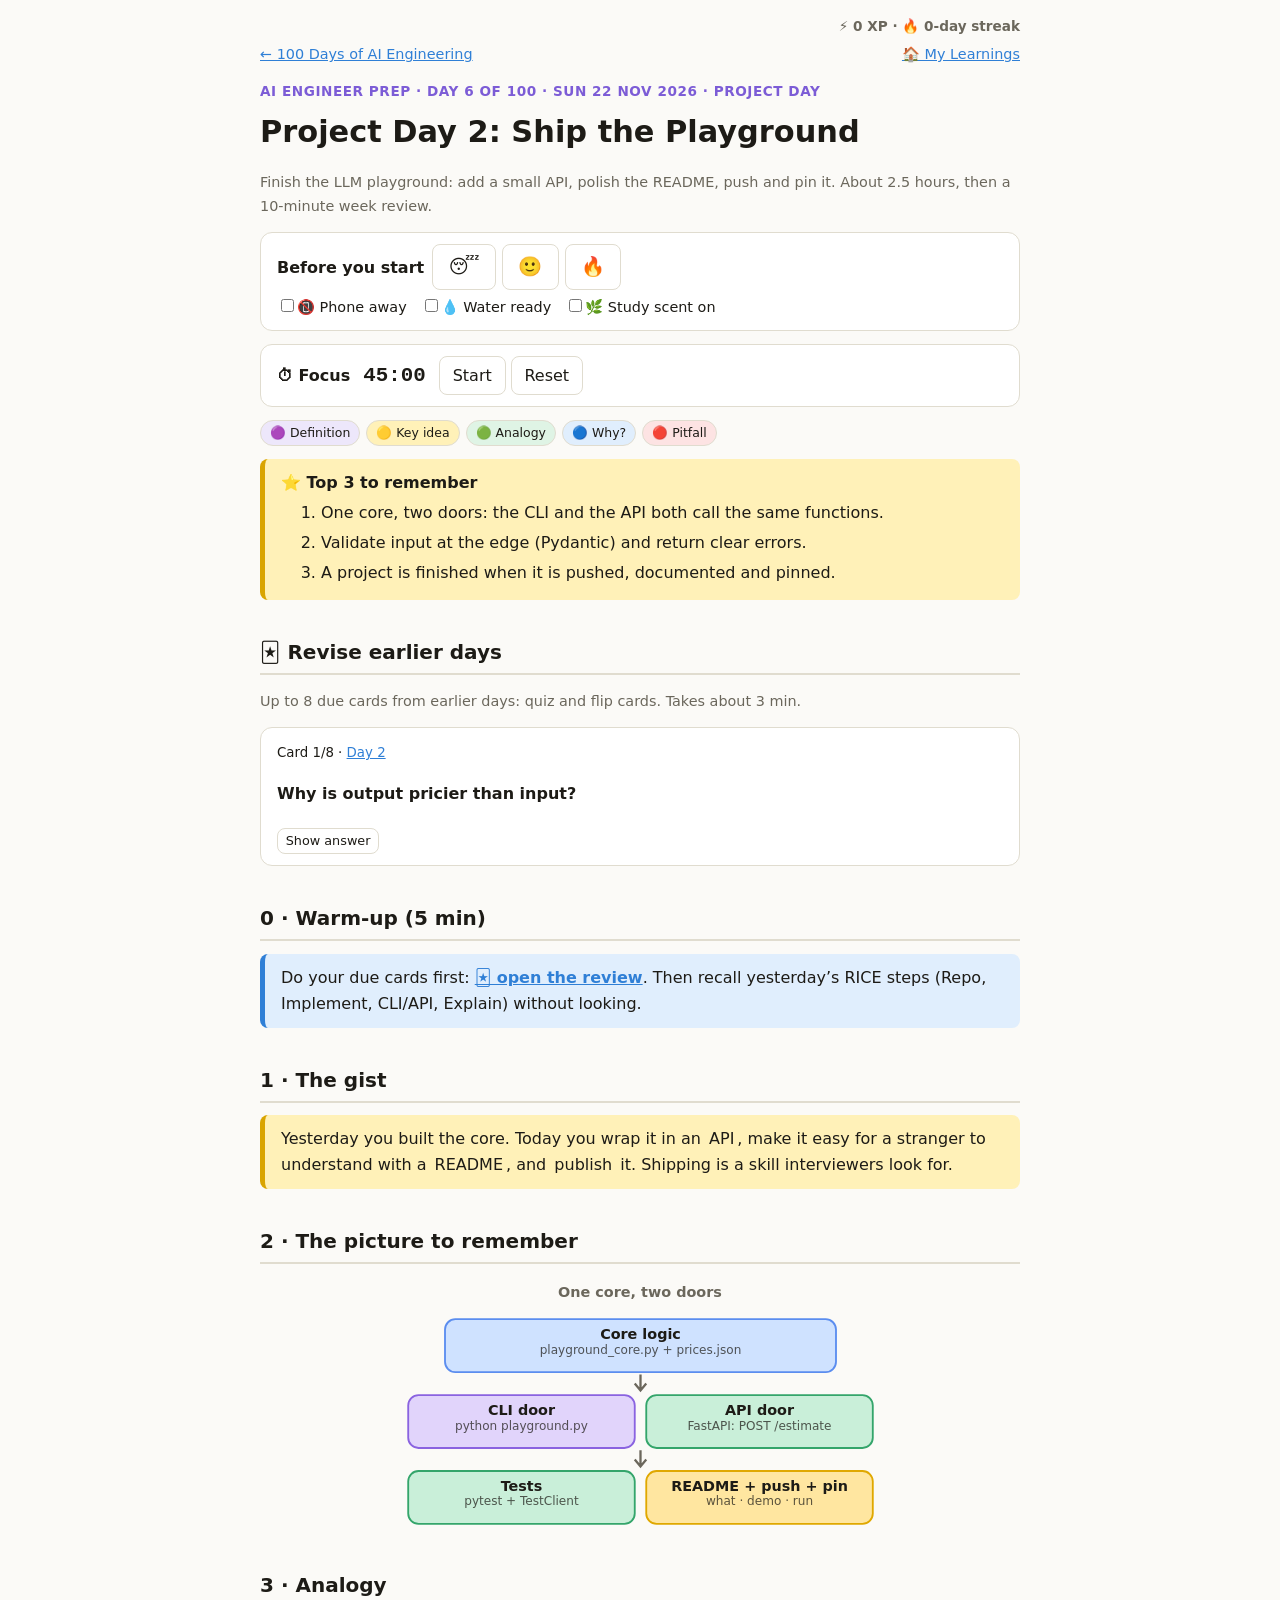
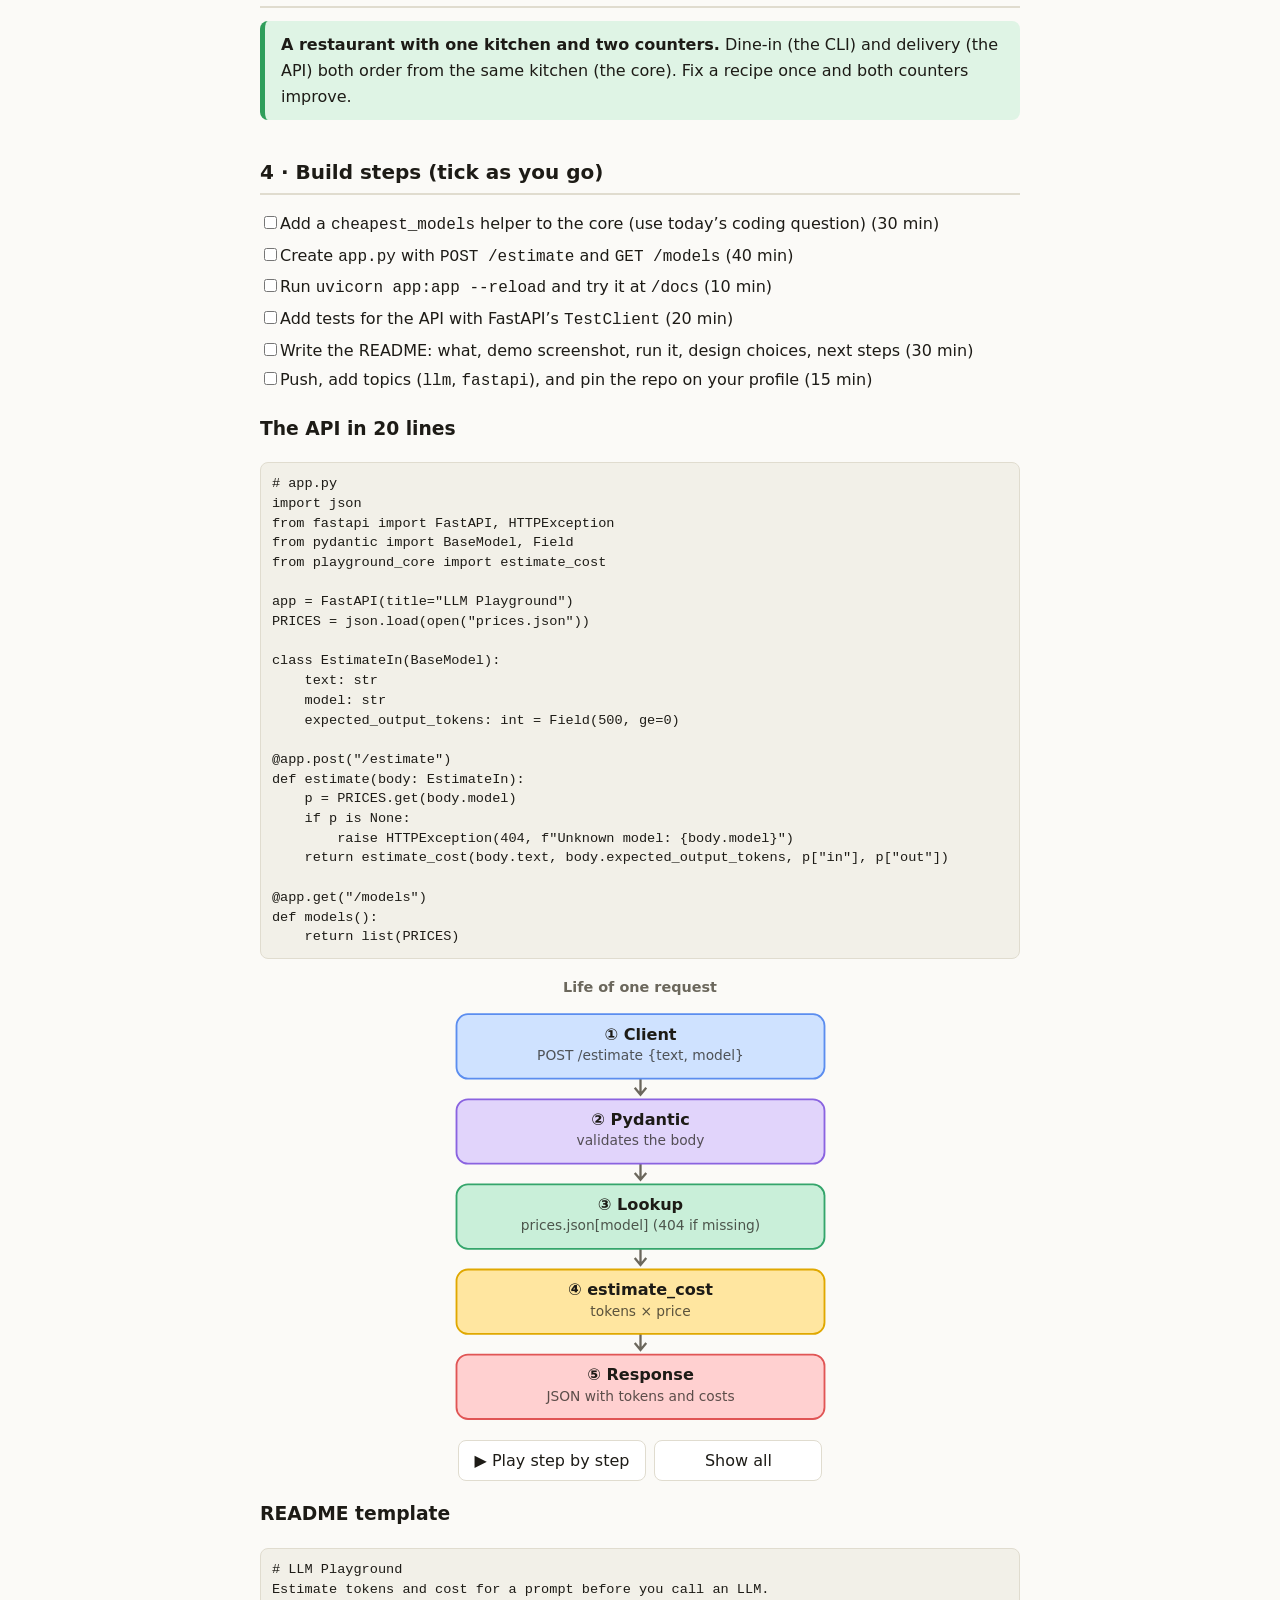
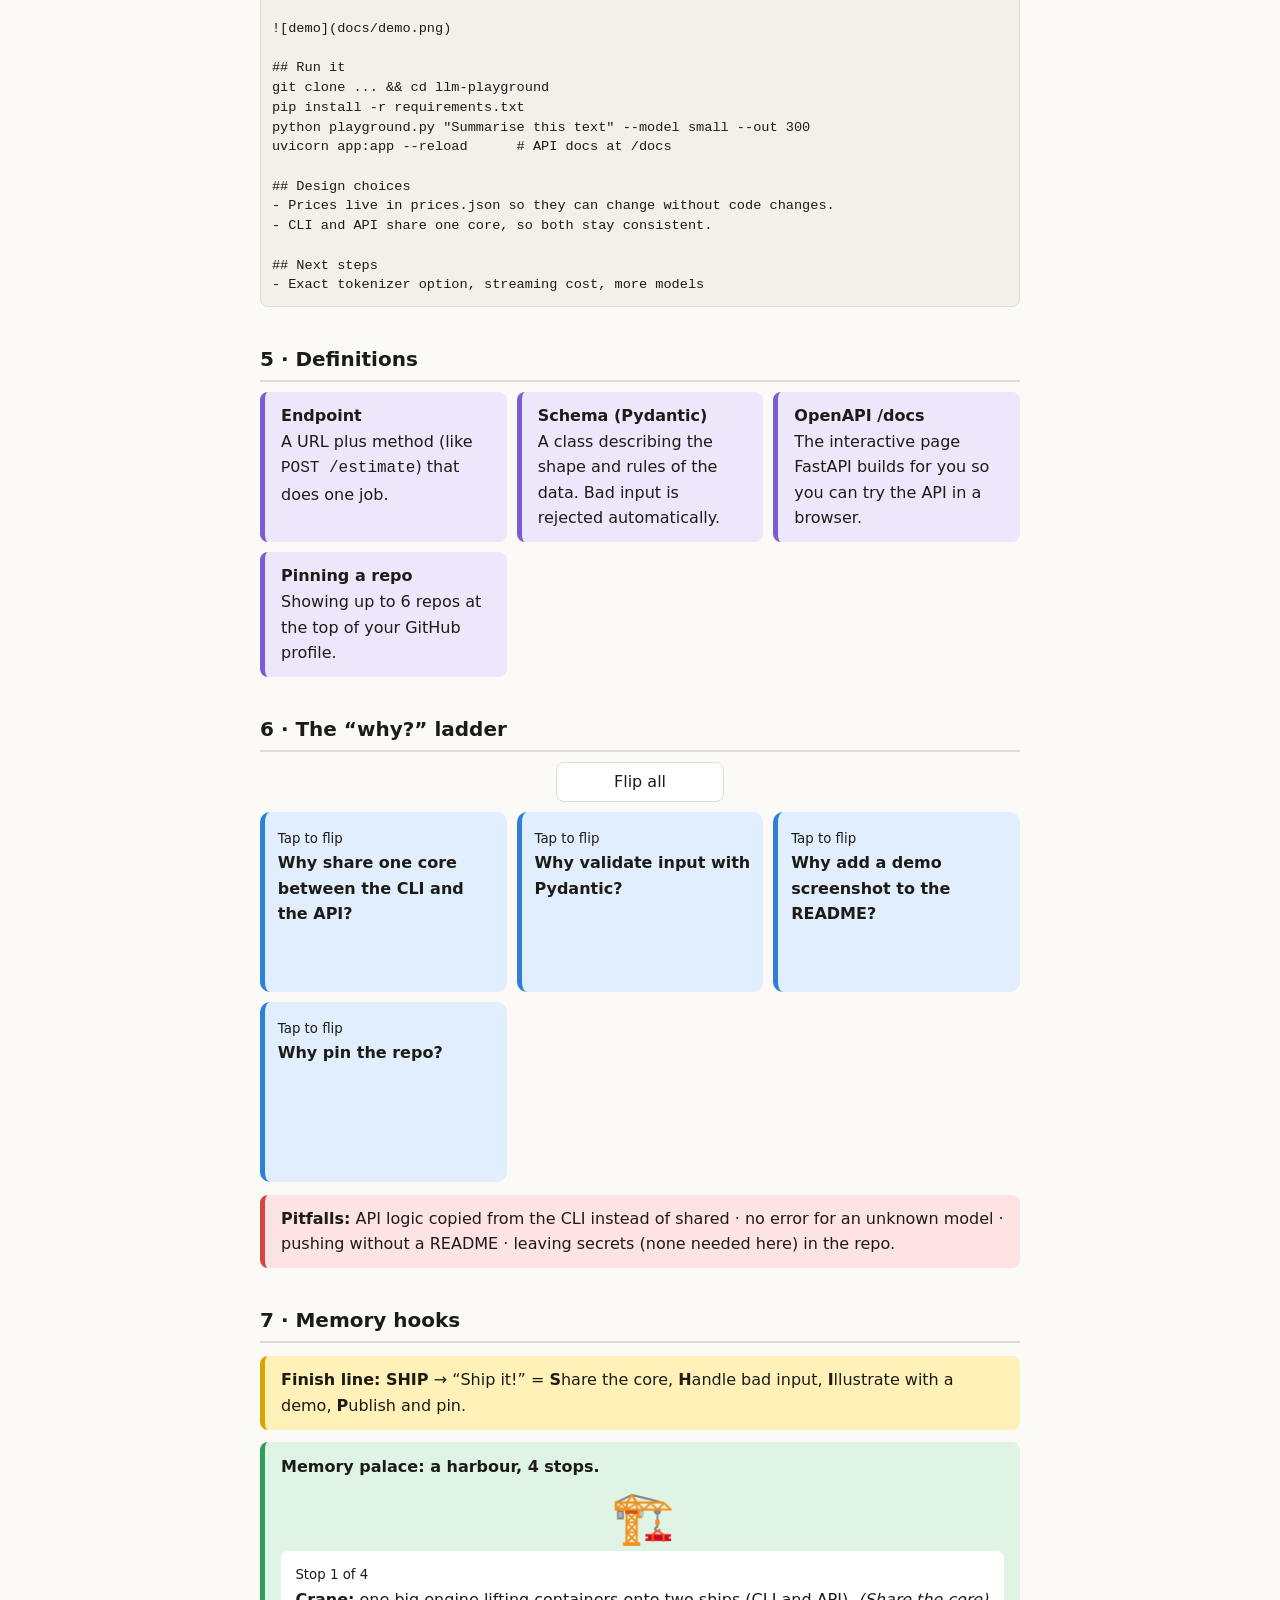
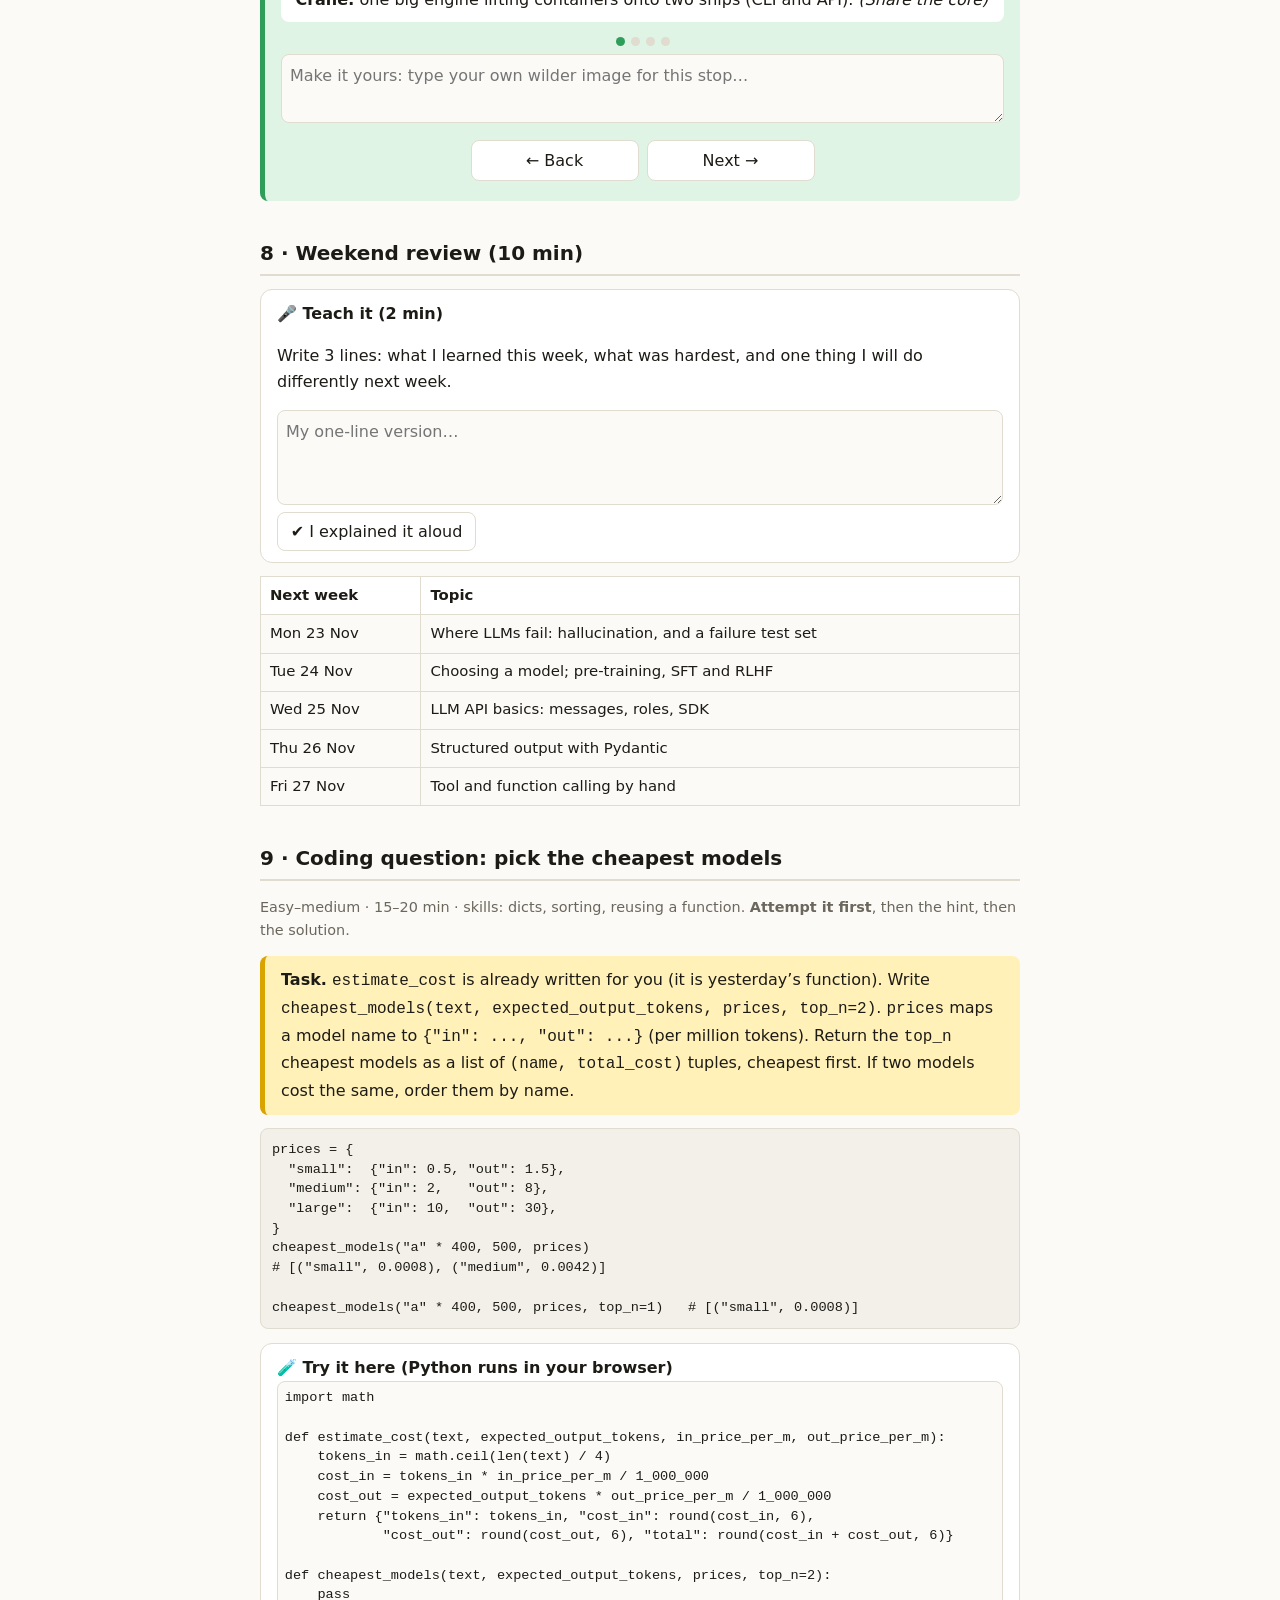
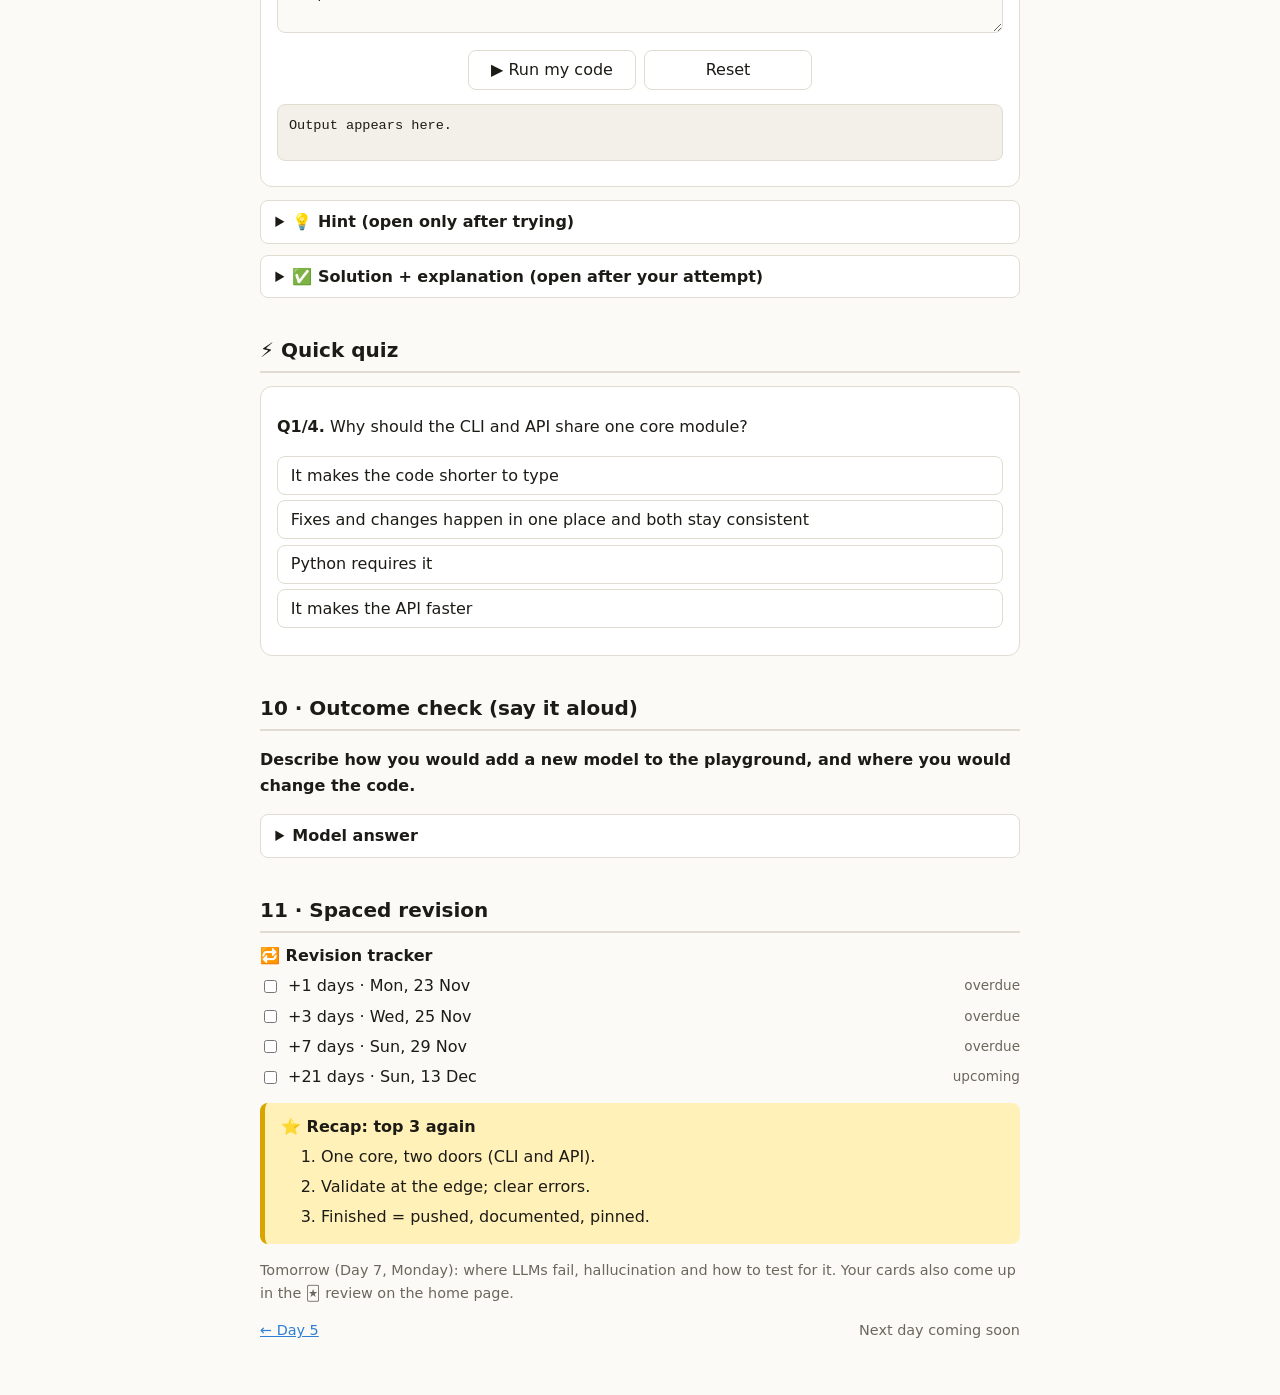
<file: 100-days-of-ai-engineering/day-006-ship-the-playground/index.html>
<!doctype html>
<html lang="en"><head><meta charset="utf-8">
<meta name="viewport" content="width=device-width, initial-scale=1, viewport-fit=cover">
<title>Day 6 · Ship the Playground</title>
<link rel="stylesheet" href="../../assets/style.css"><script defer src="../../assets/app.js"></script></head><body data-day="d6" data-date="2026-11-22"><main>
<div class="nav"><a href="../">← 100 Days of AI Engineering</a><a href="../../">🏠 My Learnings</a></div>

<p class="tag">AI Engineer Prep · Day 6 of 100 · Sun 22 Nov 2026 · Project day</p>
<h1>Project Day 2: Ship the Playground</h1>
<p class="mut">Finish the LLM playground: add a small API, polish the README, push and pin it. About 2.5 hours, then a 10-minute week review.</p>
<div class="legend"><span style="background:var(--def)">🟣 Definition</span><span style="background:var(--key)">🟡 Key idea</span><span style="background:var(--ana)">🟢 Analogy</span><span style="background:var(--why)">🔵 Why?</span><span style="background:var(--warn)">🔴 Pitfall</span></div>

<div class="box key recap"><b>⭐ Top 3 to remember</b><ol><li>One core, two doors: the CLI and the API both call the same functions.</li><li>Validate input at the edge (Pydantic) and return clear errors.</li><li>A project is finished when it is pushed, documented and pinned.</li></ol></div>

<h2>0 · Warm-up (5 min)</h2>
<div class="box why">Do your due cards first: <a href="../review/"><b>🃏 open the review</b></a>. Then recall yesterday’s RICE steps (Repo, Implement, CLI/API, Explain) without looking.</div>

<h2>1 · The gist</h2>
<div class="box key">Yesterday you built the core. Today you wrap it in an <mark>API</mark>, make it easy for a stranger to understand with a <mark>README</mark>, and <mark>publish</mark> it. Shipping is a skill interviewers look for.</div>

<h2>2 · The picture to remember</h2>
<svg data-steps viewBox="0 0 370 470" role="img" aria-label="Architecture: core logic used by CLI and API, with tests and README around it">
<defs><marker id="a" markerWidth="9" markerHeight="9" refX="7" refY="4.5" orient="auto"><path d="M0 0L9 4.5L0 9z" fill="currentColor"/></marker></defs>
<g stroke="currentColor" stroke-width="2" fill="none" marker-end="url(#a)"><path d="M165 74V98"/><path d="M165 164V188"/><path d="M165 254V278"/><path d="M165 344V368"/></g>
<rect class="s1" x="30" y="10" width="270" height="64" rx="10"/><text x="165" y="36" text-anchor="middle" font-size="14" font-weight="700">① Core logic</text><text x="165" y="58" text-anchor="middle" font-size="12">playground_core.py + prices.json</text>
<rect class="s2" x="30" y="100" width="270" height="64" rx="10"/><text x="165" y="126" text-anchor="middle" font-size="14" font-weight="700">② CLI door</text><text x="165" y="148" text-anchor="middle" font-size="12">python playground.py "prompt"</text>
<rect class="s3" x="30" y="190" width="270" height="64" rx="10"/><text x="165" y="216" text-anchor="middle" font-size="14" font-weight="700">③ API door (FastAPI)</text><text x="165" y="238" text-anchor="middle" font-size="12">POST /estimate · GET /models</text>
<rect class="s4" x="30" y="280" width="270" height="64" rx="10"/><text x="165" y="306" text-anchor="middle" font-size="14" font-weight="700">④ Tests</text><text x="165" y="328" text-anchor="middle" font-size="12">core + API with TestClient</text>
<rect class="s5" x="30" y="370" width="270" height="64" rx="10"/><text x="165" y="396" text-anchor="middle" font-size="14" font-weight="700">⑤ README + push + pin</text><text x="165" y="418" text-anchor="middle" font-size="12">what · demo · run · choices · next</text>
</svg>

<h2>3 · Analogy</h2>
<div class="box ana"><b>A restaurant with one kitchen and two counters.</b> Dine-in (the CLI) and delivery (the API) both order from the same kitchen (the core). Fix a recipe once and both counters improve.</div>

<h2>4 · Build steps (tick as you go)</h2>
<ul class="todo" data-todo style="list-style:none;padding-left:0">
<li>Add a <code>cheapest_models</code> helper to the core (use today’s coding question) (30 min)</li>
<li>Create <code>app.py</code> with <code>POST /estimate</code> and <code>GET /models</code> (40 min)</li>
<li>Run <code>uvicorn app:app --reload</code> and try it at <code>/docs</code> (10 min)</li>
<li>Add tests for the API with FastAPI’s <code>TestClient</code> (20 min)</li>
<li>Write the README: what, demo screenshot, run it, design choices, next steps (30 min)</li>
<li>Push, add topics (<code>llm</code>, <code>fastapi</code>), and pin the repo on your profile (15 min)</li>
</ul>

<h3>The API in 20 lines</h3>
<pre><code># app.py
import json
from fastapi import FastAPI, HTTPException
from pydantic import BaseModel, Field
from playground_core import estimate_cost

app = FastAPI(title="LLM Playground")
PRICES = json.load(open("prices.json"))

class EstimateIn(BaseModel):
    text: str
    model: str
    expected_output_tokens: int = Field(500, ge=0)

@app.post("/estimate")
def estimate(body: EstimateIn):
    p = PRICES.get(body.model)
    if p is None:
        raise HTTPException(404, f"Unknown model: {body.model}")
    return estimate_cost(body.text, body.expected_output_tokens, p["in"], p["out"])

@app.get("/models")
def models():
    return list(PRICES)</code></pre>

<h3>README template</h3>
<pre><code># LLM Playground
Estimate tokens and cost for a prompt before you call an LLM.

![demo](docs/demo.png)

## Run it
git clone ... &amp;&amp; cd llm-playground
pip install -r requirements.txt
python playground.py "Summarise this text" --model small --out 300
uvicorn app:app --reload      # API docs at /docs

## Design choices
- Prices live in prices.json so they can change without code changes.
- CLI and API share one core, so both stay consistent.

## Next steps
- Exact tokenizer option, streaming cost, more models</code></pre>

<h2>5 · Definitions</h2>
<div class="grid">
<div class="box def"><b>Endpoint</b><br>A URL plus method (like <code>POST /estimate</code>) that does one job.</div>
<div class="box def"><b>Schema (Pydantic)</b><br>A class describing the shape and rules of the data. Bad input is rejected automatically.</div>
<div class="box def"><b>OpenAPI /docs</b><br>The interactive page FastAPI builds for you so you can try the API in a browser.</div>
<div class="box def"><b>Pinning a repo</b><br>Showing up to 6 repos at the top of your GitHub profile.</div>
</div>

<h2>6 · The “why?” ladder</h2>
<div data-flash>
<div class="box why"><b>Why share one core between the CLI and the API?</b><br>One place to fix bugs and change prices. Both doors stay consistent, and you test the logic once.</div>
<div class="box why"><b>Why validate input with Pydantic?</b><br>Bad data is stopped at the edge with a clear error, so your core never has to guess what it received.</div>
<div class="box why"><b>Why add a demo screenshot to the README?</b><br>People decide in seconds. A picture proves it works before they read any text or run any code.</div>
<div class="box why"><b>Why pin the repo?</b><br>Recruiters look at your profile top first. Pinned repos are the ones you want them to see.</div>
</div>
<div class="box warn"><b>Pitfalls:</b> API logic copied from the CLI instead of shared · no error for an unknown model · pushing without a README · leaving secrets (none needed here) in the repo.</div>

<h2>7 · Memory hooks</h2>
<div class="box key"><b>Finish line: SHIP</b> → “Ship it!” = <b>S</b>hare the core, <b>H</b>andle bad input, <b>I</b>llustrate with a demo, <b>P</b>ublish and pin.</div>
<div class="box ana" data-palace data-e="🏗️,🛂,🖼️,📌"><b>Memory palace: a harbour, 4 stops.</b>
<ol><li><b>Crane:</b> one big engine lifting containers onto two ships (CLI and API). <i>(Share the core)</i></li>
<li><b>Passport gate:</b> a guard bounces anyone with the wrong papers and prints a clear reason. <i>(Handle bad input)</i></li>
<li><b>Billboard:</b> a giant screenshot of your tool glowing above the dock. <i>(Illustrate)</i></li>
<li><b>Lighthouse top:</b> a flag pinned to the highest point. <i>(Publish and pin)</i></li></ol></div>

<h2>8 · Weekend review (10 min)</h2>
<div data-teach data-prompt="Write 3 lines: what I learned this week, what was hardest, and one thing I will do differently next week."></div>
<div class="scroll"><table>
<tr><th>Next week</th><th>Topic</th></tr>
<tr><td>Mon 23 Nov</td><td>Where LLMs fail: hallucination, and a failure test set</td></tr>
<tr><td>Tue 24 Nov</td><td>Choosing a model; pre-training, SFT and RLHF</td></tr>
<tr><td>Wed 25 Nov</td><td>LLM API basics: messages, roles, SDK</td></tr>
<tr><td>Thu 26 Nov</td><td>Structured output with Pydantic</td></tr>
<tr><td>Fri 27 Nov</td><td>Tool and function calling by hand</td></tr>
</table></div>

<h2>9 · Coding question: pick the cheapest models</h2>
<p class="mut">Easy–medium · 15–20 min · skills: dicts, sorting, reusing a function. <b>Attempt it first</b>, then the hint, then the solution.</p>
<div class="box key"><b>Task.</b> <code>estimate_cost</code> is already written for you (it is yesterday’s function). Write <code>cheapest_models(text, expected_output_tokens, prices, top_n=2)</code>. <code>prices</code> maps a model name to <code>{"in": ..., "out": ...}</code> (per million tokens). Return the <code>top_n</code> cheapest models as a list of <code>(name, total_cost)</code> tuples, cheapest first. If two models cost the same, order them by name.</div>
<pre><code>prices = {
  "small":  {"in": 0.5, "out": 1.5},
  "medium": {"in": 2,   "out": 8},
  "large":  {"in": 10,  "out": 30},
}
cheapest_models("a" * 400, 500, prices)
# [("small", 0.0008), ("medium", 0.0042)]

cheapest_models("a" * 400, 500, prices, top_n=1)   # [("small", 0.0008)]</code></pre>
<div data-run><script type="text/plain" class="starter">import math

def estimate_cost(text, expected_output_tokens, in_price_per_m, out_price_per_m):
    tokens_in = math.ceil(len(text) / 4)
    cost_in = tokens_in * in_price_per_m / 1_000_000
    cost_out = expected_output_tokens * out_price_per_m / 1_000_000
    return {"tokens_in": tokens_in, "cost_in": round(cost_in, 6),
            "cost_out": round(cost_out, 6), "total": round(cost_in + cost_out, 6)}

def cheapest_models(text, expected_output_tokens, prices, top_n=2):
    pass</script><script type="text/plain" class="tests">prices = {"large": {"in": 10, "out": 30}, "small": {"in": 0.5, "out": 1.5}, "medium": {"in": 2, "out": 8}}
r = cheapest_models("a" * 400, 500, prices)
assert [n for n, _ in r] == ["small", "medium"], "two cheapest, cheapest first"
assert abs(r[0][1] - 0.0008) < 1e-9 and abs(r[1][1] - 0.0042) < 1e-9, "totals should match estimate_cost"
assert cheapest_models("a" * 400, 500, prices, top_n=1)[0][0] == "small", "top_n=1"
tie = {"b": {"in": 1, "out": 1}, "a": {"in": 1, "out": 1}}
assert [n for n, _ in cheapest_models("hello", 10, tie, top_n=2)] == ["a", "b"], "ties sorted by name"</script></div>
<details><summary>💡 Hint (open only after trying)</summary>Loop over <code>prices.items()</code>, call <code>estimate_cost(...)["total"]</code> for each, collect <code>(name, total)</code> tuples, then sort with <code>key=lambda x: (x[1], x[0])</code> and slice <code>[:top_n]</code>.</details>
<details><summary>✅ Solution + explanation (open after your attempt)</summary>
<pre><code>def cheapest_models(text, expected_output_tokens, prices, top_n=2):
    results = []
    for name, p in prices.items():
        total = estimate_cost(text, expected_output_tokens, p["in"], p["out"])["total"]
        results.append((name, total))
    results.sort(key=lambda x: (x[1], x[0]))
    return results[:top_n]</code></pre>
<b>How it works</b>
<ol>
<li><b>Reuse, don’t rewrite.</b> The cost maths lives in one place, so a fix there fixes every caller (the one-core idea).</li>
<li><b>Sort by a tuple</b> <code>(cost, name)</code>: Python compares the cost first and the name only on a tie, so results are deterministic.</li>
<li><b>Slice last</b> with <code>[:top_n]</code>; asking for more than exist just returns them all, with no error.</li>
<li><b>Cost:</b> m models means m calls plus an O(m log m) sort.</li>
<li><b>Real-world catch:</b> cheapest is not best. Later you will also weigh quality and speed when choosing a model.</li>
</ol>
</details>

<h2>⚡ Quick quiz</h2>
<div class="quiz" data-q='[{"q":"Why should the CLI and API share one core module?","o":["It makes the code shorter to type","Fixes and changes happen in one place and both stay consistent","Python requires it","It makes the API faster"],"a":1,"e":"One source of truth means one place to fix and test."},{"q":"What does Pydantic do for your API?","o":["Deploys it","Validates input against a schema and rejects bad data with clear errors","Encrypts the traffic","Counts tokens"],"a":1,"e":"The model describes the allowed shape; bad input is stopped at the edge."},{"q":"What status fits an unknown model name?","o":["200 OK","404 Not Found","500 Server Error","301 Redirect"],"a":1,"e":"The model resource you asked for does not exist."},{"q":"What makes a portfolio project finished?","o":["Perfect code","Pushed, documented with a README, and pinned","Hundreds of features","A long commit history"],"a":1,"e":"Shipped and explained beats perfect and hidden."}]'></div>

<h2>10 · Outcome check (say it aloud)</h2>
<p><b>Describe how you would add a new model to the playground, and where you would change the code.</b></p>
<details><summary>Model answer</summary>I would add one entry to <code>prices.json</code> with its input and output price per million tokens. No code changes are needed, because the core and both the CLI and API read prices from that file. I would add a test using the new model’s name and update the README’s model list.</details>

<h2>11 · Spaced revision</h2>
<div data-rev></div>
<div class="box key recap"><b>⭐ Recap: top 3 again</b><ol><li>One core, two doors (CLI and API).</li><li>Validate at the edge; clear errors.</li><li>Finished = pushed, documented, pinned.</li></ol></div>
<p class="mut">Tomorrow (Day 7, Monday): where LLMs fail, hallucination and how to test for it. Your cards also come up in the 🃏 review on the home page.</p>
<div class="nav"><a href="../day-005-project-llm-playground/">← Day 5</a><span class="mut">Next day coming soon</span></div>
</main></body></html>
</file>
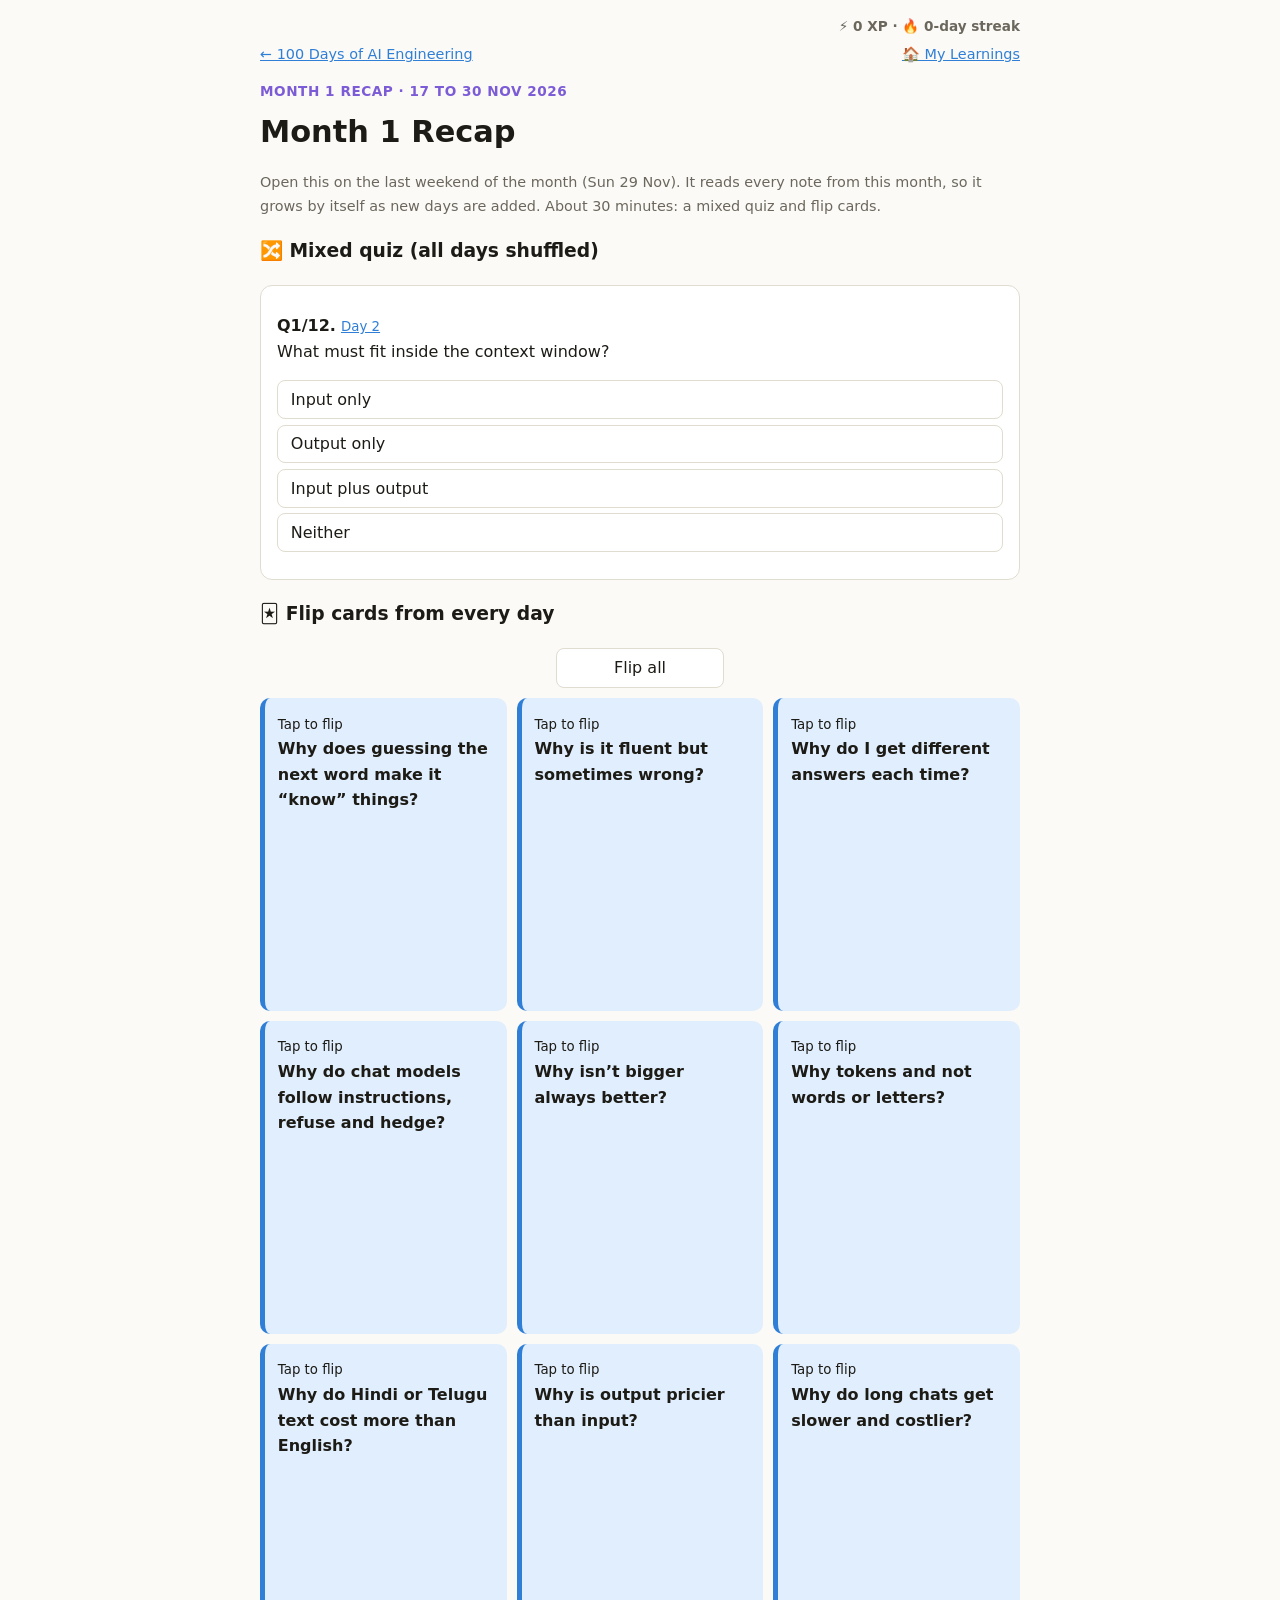
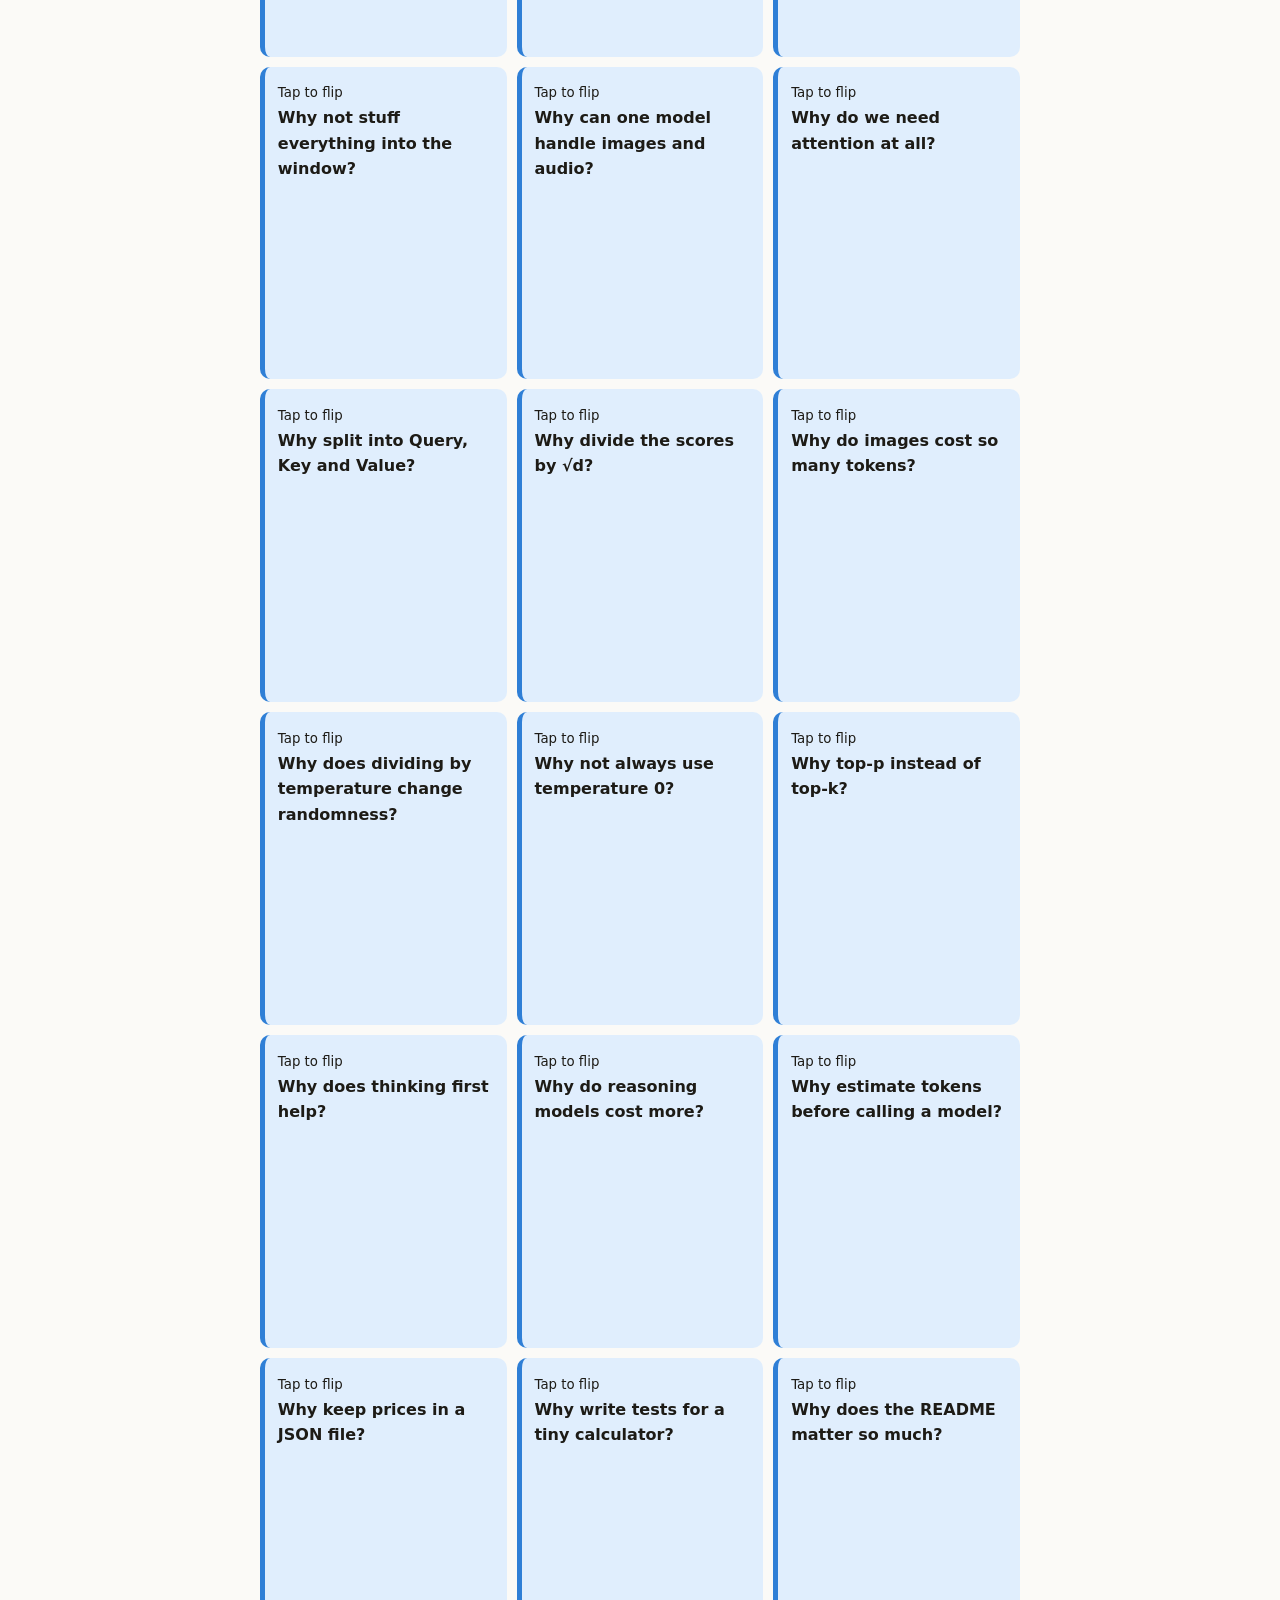
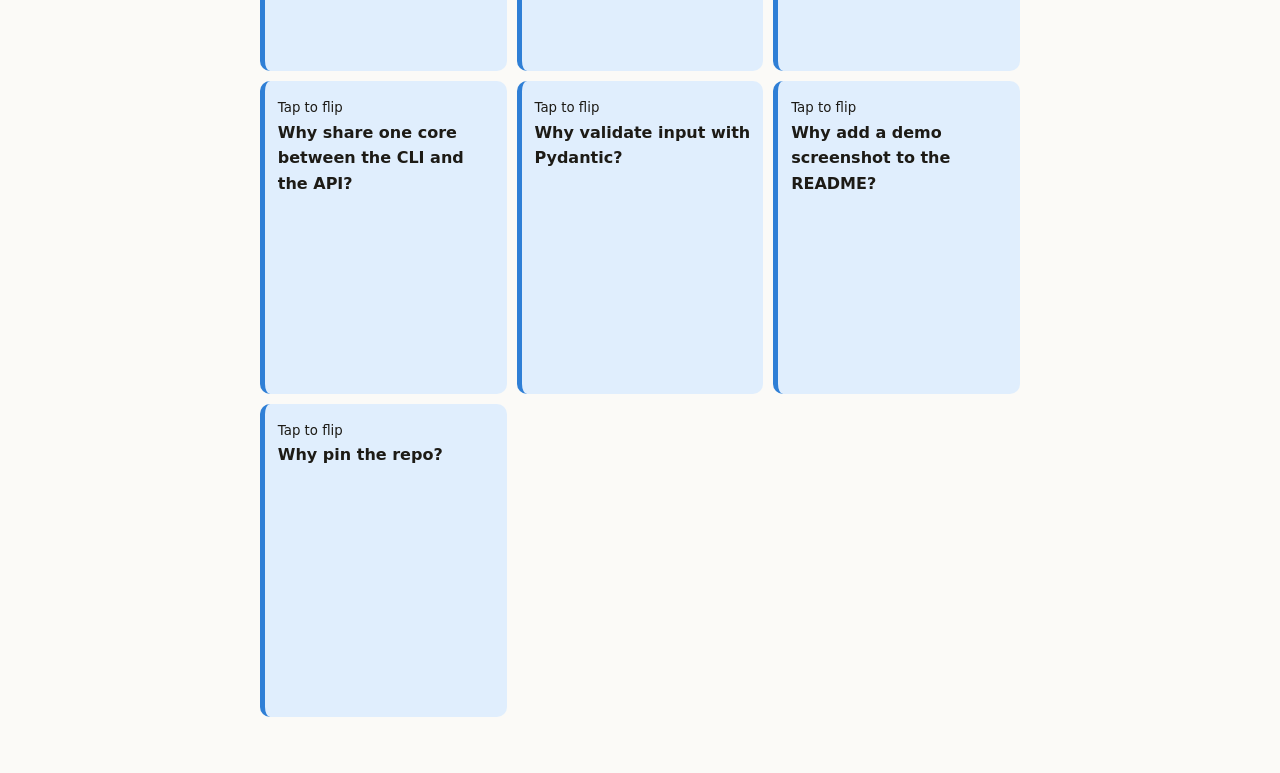
<file: 100-days-of-ai-engineering/recap-month-1/index.html>
<!doctype html>
<html lang="en"><head><meta charset="utf-8">
<meta name="viewport" content="width=device-width, initial-scale=1, viewport-fit=cover">
<title>Month 1 Recap · 100 Days of AI Engineering</title>
<link rel="stylesheet" href="../../assets/style.css"><script src="../../assets/days.js"></script><script defer src="../../assets/app.js"></script></head><body data-day="m1"><main>
<div class="nav"><a href="../">← 100 Days of AI Engineering</a><a href="../../">🏠 My Learnings</a></div>
<p class="tag">Month 1 recap · 17 to 30 Nov 2026</p>
<h1>Month 1 Recap</h1>
<p class="mut">Open this on the last weekend of the month (Sun 29 Nov). It reads every note from this month, so it grows by itself as new days are added. About 30 minutes: a mixed quiz and flip cards.</p>
<div data-recap data-from="2026-11-01" data-to="2026-11-30" data-n="12"></div>
</main></body></html>
</file>
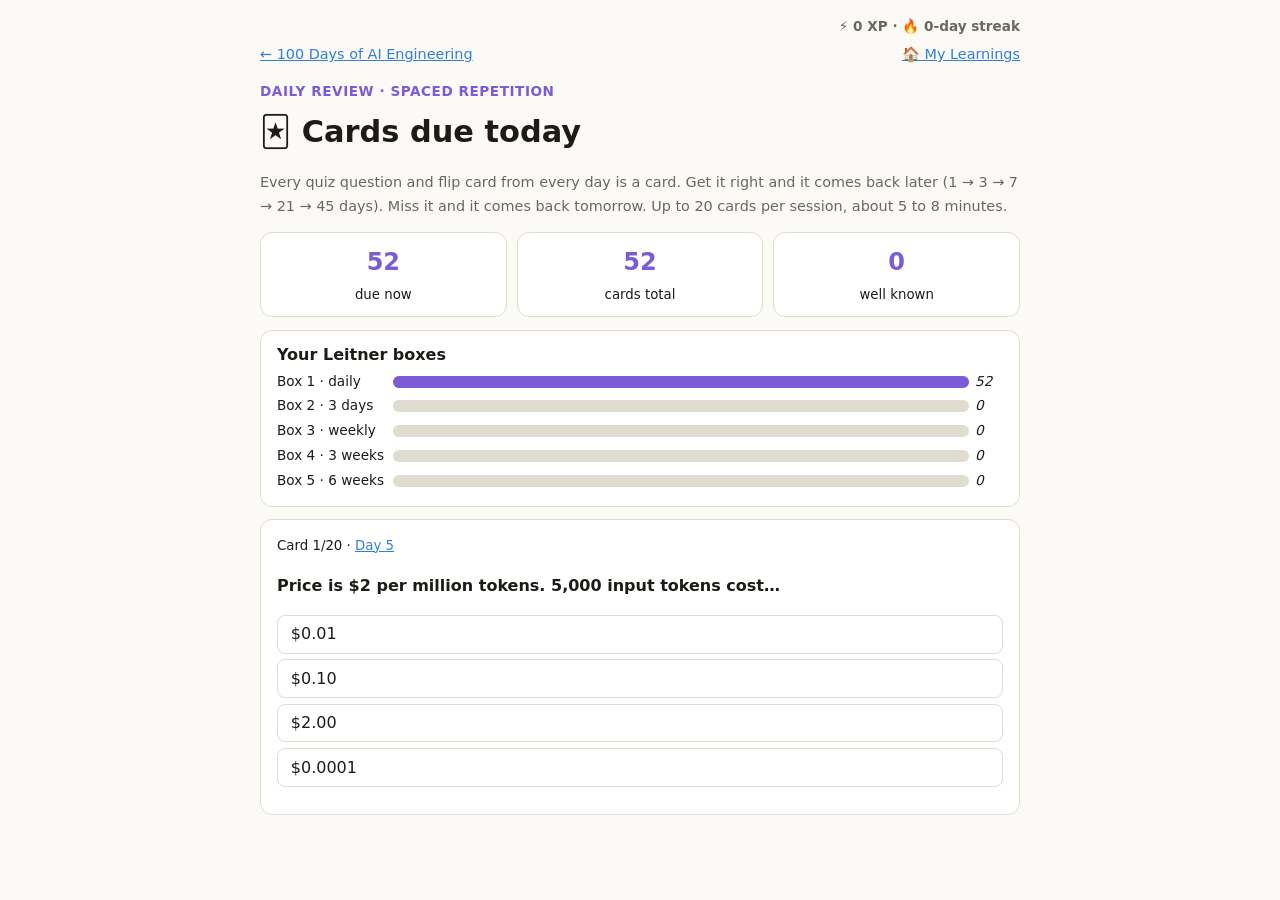
<file: 100-days-of-ai-engineering/review/index.html>
<!doctype html>
<html lang="en"><head><meta charset="utf-8">
<meta name="viewport" content="width=device-width, initial-scale=1, viewport-fit=cover">
<title>Review · Cards due today</title>
<link rel="stylesheet" href="../../assets/style.css"><script src="../../assets/days.js"></script><script defer src="../../assets/app.js"></script></head><body data-day="rv"><main>
<div class="nav"><a href="../">← 100 Days of AI Engineering</a><a href="../../">🏠 My Learnings</a></div>
<p class="tag">Daily review · spaced repetition</p>
<h1>🃏 Cards due today</h1>
<p class="mut">Every quiz question and flip card from every day is a card. Get it right and it comes back later (1 → 3 → 7 → 21 → 45 days). Miss it and it comes back tomorrow. Up to 20 cards per session, about 5 to 8 minutes.</p>
<div data-review></div>
</main></body></html>
</file>
<file: assets/style.css>
:root{--bg:#fbfaf7;--fg:#1d1b16;--mut:#6b675c;--card:#fff;--bd:#e0dccf;--def:#ede7fb;--defb:#7c5cd6;--key:#fff1b8;--keyb:#d9a400;--ana:#dff4e5;--anab:#2f9e5b;--warn:#fde3e3;--warnb:#d64545;--why:#e0eefd;--whyb:#2f7fd6;--code:#f2f0e8;box-sizing:border-box;padding-top:env(safe-area-inset-top,0px);padding-bottom:env(safe-area-inset-bottom,0px);color-scheme:light dark}
@media (prefers-color-scheme:dark){:root:not([data-theme="light"]){--bg:#16151a;--fg:#ece9e1;--mut:#a39e90;--card:#201f26;--bd:#37353f;--def:#2b2540;--key:#3b3410;--ana:#173326;--warn:#3d1b1b;--why:#14283f;--code:#121116;color-scheme:dark}}
:root[data-theme="dark"]{--bg:#16151a;--fg:#ece9e1;--mut:#a39e90;--card:#201f26;--bd:#37353f;--def:#2b2540;--key:#3b3410;--ana:#173326;--warn:#3d1b1b;--why:#14283f;--code:#121116;color-scheme:dark}
html{scroll-padding-top:env(safe-area-inset-top,0px)}
body{margin:0;background:var(--bg);color:var(--fg);font:16px/1.6 system-ui,-apple-system,"Segoe UI",Roboto,sans-serif}
main{max-width:760px;margin:0 auto;padding:16px 16px 56px}
h1{font-size:1.9rem;margin:.2em 0}h2{font-size:1.25rem;margin:1.8em 0 .5em;padding-bottom:.25em;border-bottom:2px solid var(--bd)}
.mut{color:var(--mut);font-size:.9rem}.tag{font-weight:700;color:var(--defb);font-size:.85rem;letter-spacing:.04em;text-transform:uppercase;margin:0}
.box{border-left:5px solid;border-radius:8px;padding:.7em 1em;margin:.8em 0}
.def{background:var(--def);border-color:var(--defb)}.key{background:var(--key);border-color:var(--keyb)}.ana{background:var(--ana);border-color:var(--anab)}.warn{background:var(--warn);border-color:var(--warnb)}.why{background:var(--why);border-color:var(--whyb)}
.legend{display:flex;flex-wrap:wrap;gap:6px;font-size:.78rem;margin:.8em 0}.legend span{padding:2px 9px;border-radius:99px;border:1px solid var(--bd)}
.grid{display:grid;grid-template-columns:repeat(auto-fit,minmax(220px,1fr));gap:10px}.grid .box{margin:0}
table{border-collapse:collapse;width:100%;font-size:.93rem}th,td{border:1px solid var(--bd);padding:.45em .6em;text-align:left;vertical-align:top}th{background:var(--card)}
.scroll{overflow-x:auto}
svg{display:block;margin:0 auto;max-width:100%;height:auto;color:var(--mut)}
svg rect{stroke:var(--bd);stroke-width:1.5}svg text{fill:var(--fg);font-family:system-ui,sans-serif}.s1{fill:var(--why)}.s2{fill:var(--def)}.s3{fill:var(--ana)}.s4{fill:var(--key)}.s5{fill:var(--warn)}
pre{background:var(--code);border:1px solid var(--bd);border-radius:8px;padding:.8em;overflow-x:auto;font-size:.85rem;line-height:1.45}code{font-family:ui-monospace,Menlo,Consolas,monospace}
details{border:1px solid var(--bd);background:var(--card);border-radius:8px;padding:.5em .9em;margin:.7em 0}summary{cursor:pointer;font-weight:700}
mark{background:var(--key);color:inherit;padding:0 3px;border-radius:3px}
li{margin:.25em 0}
.nav{display:flex;justify-content:space-between;gap:10px;flex-wrap:wrap;font-size:.9rem;margin:0 0 1em}
a{color:var(--whyb)}
.cards{display:grid;grid-template-columns:repeat(auto-fit,minmax(260px,1fr));gap:14px;margin:1.2em 0}
.card{display:block;text-decoration:none;color:inherit;background:var(--card);border:1px solid var(--bd);border-radius:12px;padding:1em 1.1em;border-top:5px solid var(--defb)}
.card.soon{opacity:.6;border-top-color:var(--bd);pointer-events:none}
.card h3{margin:.1em 0 .3em;font-size:1.1rem}.card p{margin:.2em 0;color:var(--mut);font-size:.92rem}
.bar{height:10px;background:var(--bd);border-radius:99px;overflow:hidden;margin:.4em 0}.bar i{display:block;height:100%;background:var(--anab)}
.days{list-style:none;padding:0}.days li{margin:.5em 0}.days a{display:flex;gap:.7em;align-items:center;text-decoration:none;color:inherit;background:var(--card);border:1px solid var(--bd);border-radius:10px;padding:.6em .9em}
.days b{color:var(--defb);min-width:4.2em}.days em{margin-left:auto;font-style:normal;color:var(--anab);font-size:.85rem}

.hud{text-align:right;font-size:.85rem;font-weight:700;color:var(--mut);margin-bottom:.4em}
.toast{position:fixed;left:50%;bottom:calc(24px + env(safe-area-inset-bottom,0px));transform:translateX(-50%);background:var(--anab);color:#fff;padding:.5em 1em;border-radius:99px;font-weight:700;z-index:50;animation:up .3s}
@keyframes up{from{opacity:0;transform:translate(-50%,14px)}}
.cf{position:fixed;top:-12px;width:9px;height:14px;border-radius:2px;z-index:60;animation:fall 1.8s ease-in forwards}
@keyframes fall{to{transform:translateY(105vh) rotate(540deg);opacity:.2}}
button{font:inherit;cursor:pointer;border:1px solid var(--bd);background:var(--card);color:var(--fg);border-radius:8px;padding:.35em .8em}
button:hover{border-color:var(--defb)}.mini{font-size:.8rem;padding:.15em .6em;margin-top:.4em}
.ctl{display:flex;gap:8px;flex-wrap:wrap;justify-content:center;margin:.6em 0}.ctl>button{min-width:10.5em;padding:.4em 1em}
svg rect,svg text,svg path{transition:opacity .5s}
.st,.tm,.demo,.rev,[data-teach],[data-run],.quiz{background:var(--card);border:1px solid var(--bd);border-radius:12px;padding:.7em 1em;margin:.8em 0}
.st .en button{font-size:1.2rem;margin:0 3px}.st .en button.on{background:var(--key);border-color:var(--keyb)}
.ck{display:flex;gap:14px;flex-wrap:wrap;font-size:.9rem;margin-top:.4em}
.clk{font:700 1.3rem ui-monospace,monospace;margin:0 8px}.brk{margin-top:.5em;padding:.5em;border-radius:8px;background:var(--ana)}
.cc{display:inline-block;animation:cc 1s infinite alternate}@keyframes cc{to{transform:translateX(14px)}}
.pal{text-align:center;margin-top:.6em}.pe{font-size:3.2rem;line-height:1.1}.pe.pop{animation:pop .5s}
@keyframes pop{0%{transform:scale(.3) rotate(-20deg);opacity:0}70%{transform:scale(1.25)}100%{transform:scale(1)}}
.pt{text-align:left;background:var(--card);border-radius:8px;padding:.6em .9em;margin:.4em 0}
.dots i{display:inline-block;width:9px;height:9px;border-radius:50%;background:var(--bd);margin:0 3px}.dots i.on{background:var(--anab)}
textarea{width:100%;box-sizing:border-box;font:inherit;background:var(--bg);color:var(--fg);border:1px solid var(--bd);border-radius:8px;padding:.5em}
textarea.code{font:.85rem/1.45 ui-monospace,Menlo,Consolas,monospace;tab-size:4}
.out{min-height:2.5em;white-space:pre-wrap}
.fl{display:grid;grid-template-columns:repeat(auto-fit,minmax(240px,1fr));grid-auto-rows:1fr;gap:10px}
.fc{perspective:800px;cursor:pointer;height:100%;min-height:180px}.fi{display:grid;height:100%;transition:transform .5s;transform-style:preserve-3d}
.ff,.fb{grid-area:1/1;backface-visibility:hidden;border-radius:10px;padding:.8em;box-sizing:border-box;height:100%;border-left:5px solid var(--whyb);background:var(--why)}
.fb{transform:rotateY(180deg);background:var(--ana);border-color:var(--anab)}.fc.flip .fi{transform:rotateY(180deg)}
.opt{display:block;width:100%;text-align:left;margin:.35em 0}.opt.ok{background:var(--ana);border-color:var(--anab)}.opt.no{background:var(--warn);border-color:var(--warnb)}
.rv{display:flex;gap:8px;align-items:center;margin:.3em 0}.rv em{margin-left:auto;font-style:normal;color:var(--mut);font-size:.85rem}
.recap ol{margin:.3em 0 0}
.meter{height:16px;background:var(--bd);border-radius:99px;overflow:hidden;margin:.5em 0}.meter i{display:block;height:100%;width:0;background:var(--anab);transition:width .3s}.meter i.over{background:var(--warnb)}
.br{display:grid;grid-template-columns:72px 1fr 28px;gap:6px;align-items:center;font-size:.85rem;margin:3px 0}.br div{position:relative;height:12px;background:var(--bd);border-radius:6px}.br i{display:block;height:100%;background:var(--defb);border-radius:6px}.br u{position:absolute;top:-2px;bottom:-2px;width:2px;background:var(--warnb)}
.stats{display:flex;gap:10px;flex-wrap:wrap}.stats div{flex:1;min-width:90px;background:var(--card);border:1px solid var(--bd);border-radius:12px;padding:.6em;text-align:center}.stats b{display:block;font-size:1.5rem;color:var(--defb)}
@media (prefers-reduced-motion:reduce){*{animation:none!important;transition:none!important}}

svg[data-steps]{max-width:min(100%,420px)!important}
</file>
